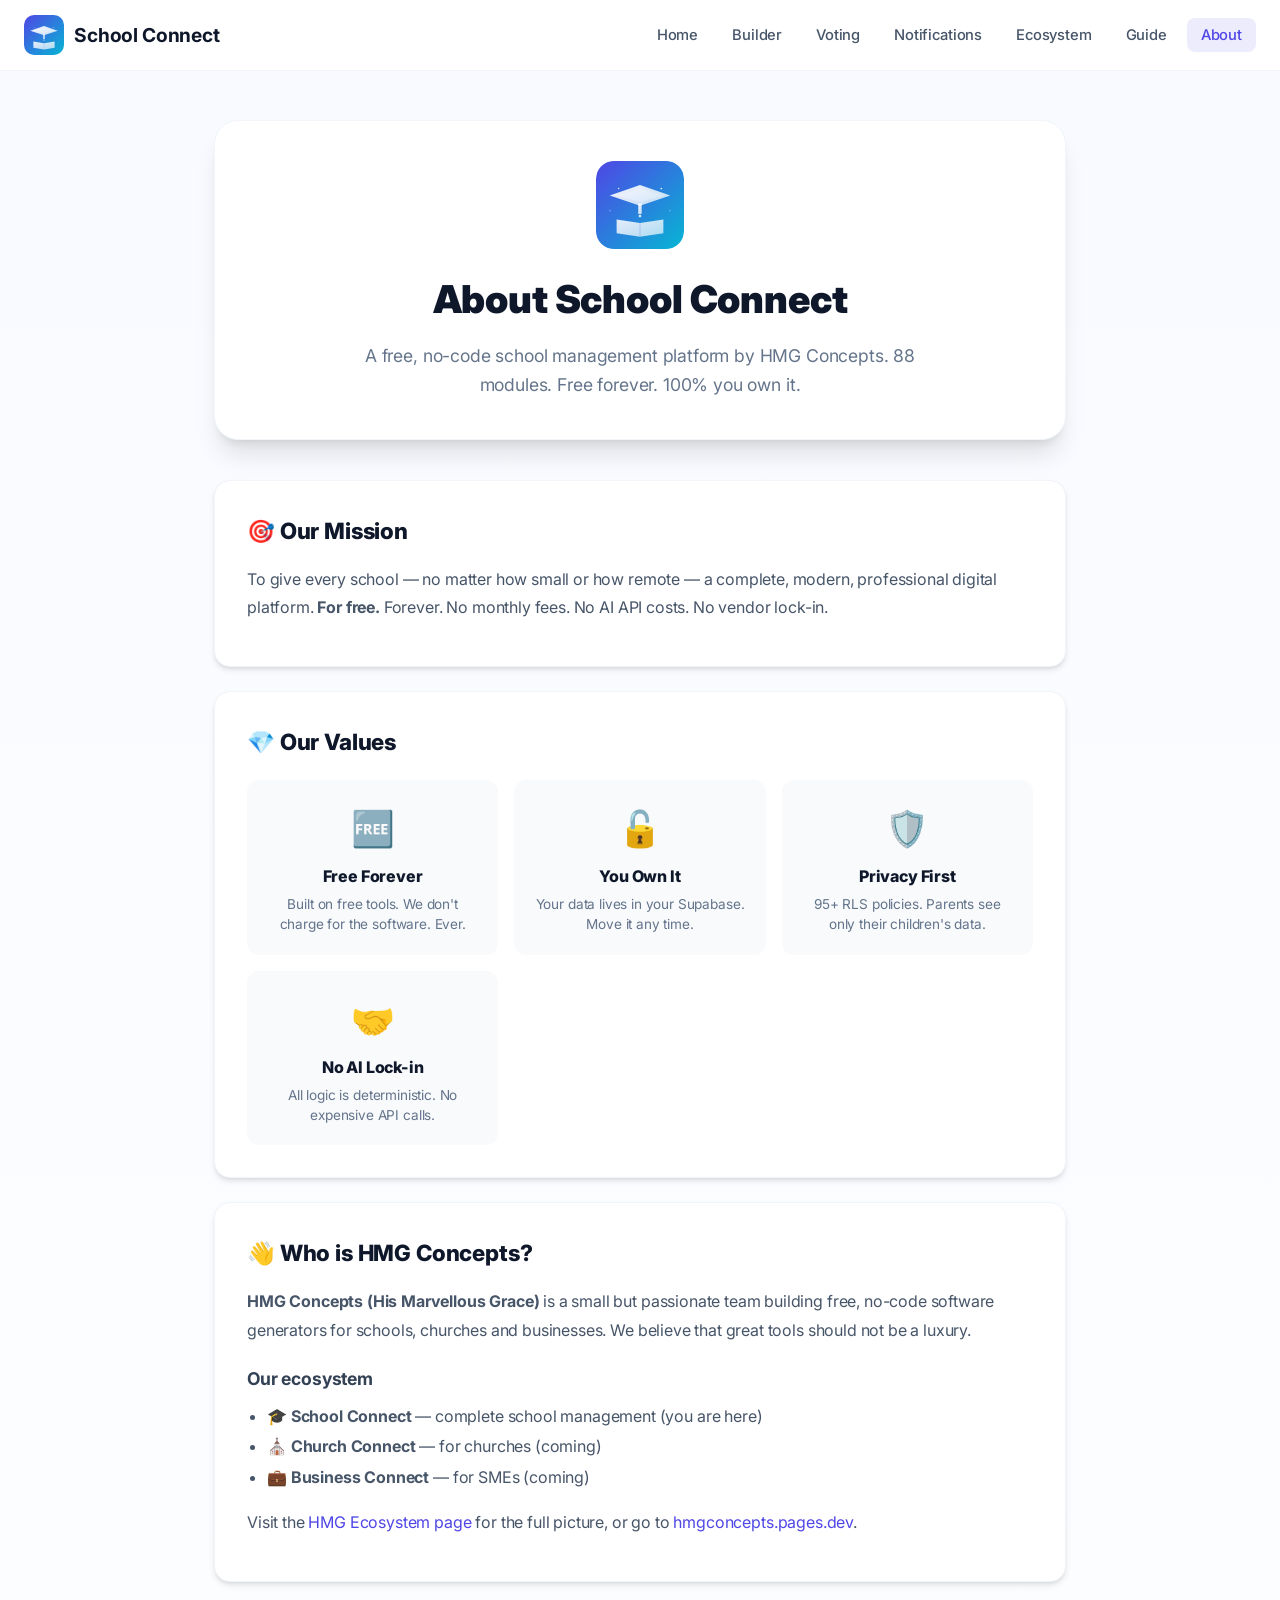
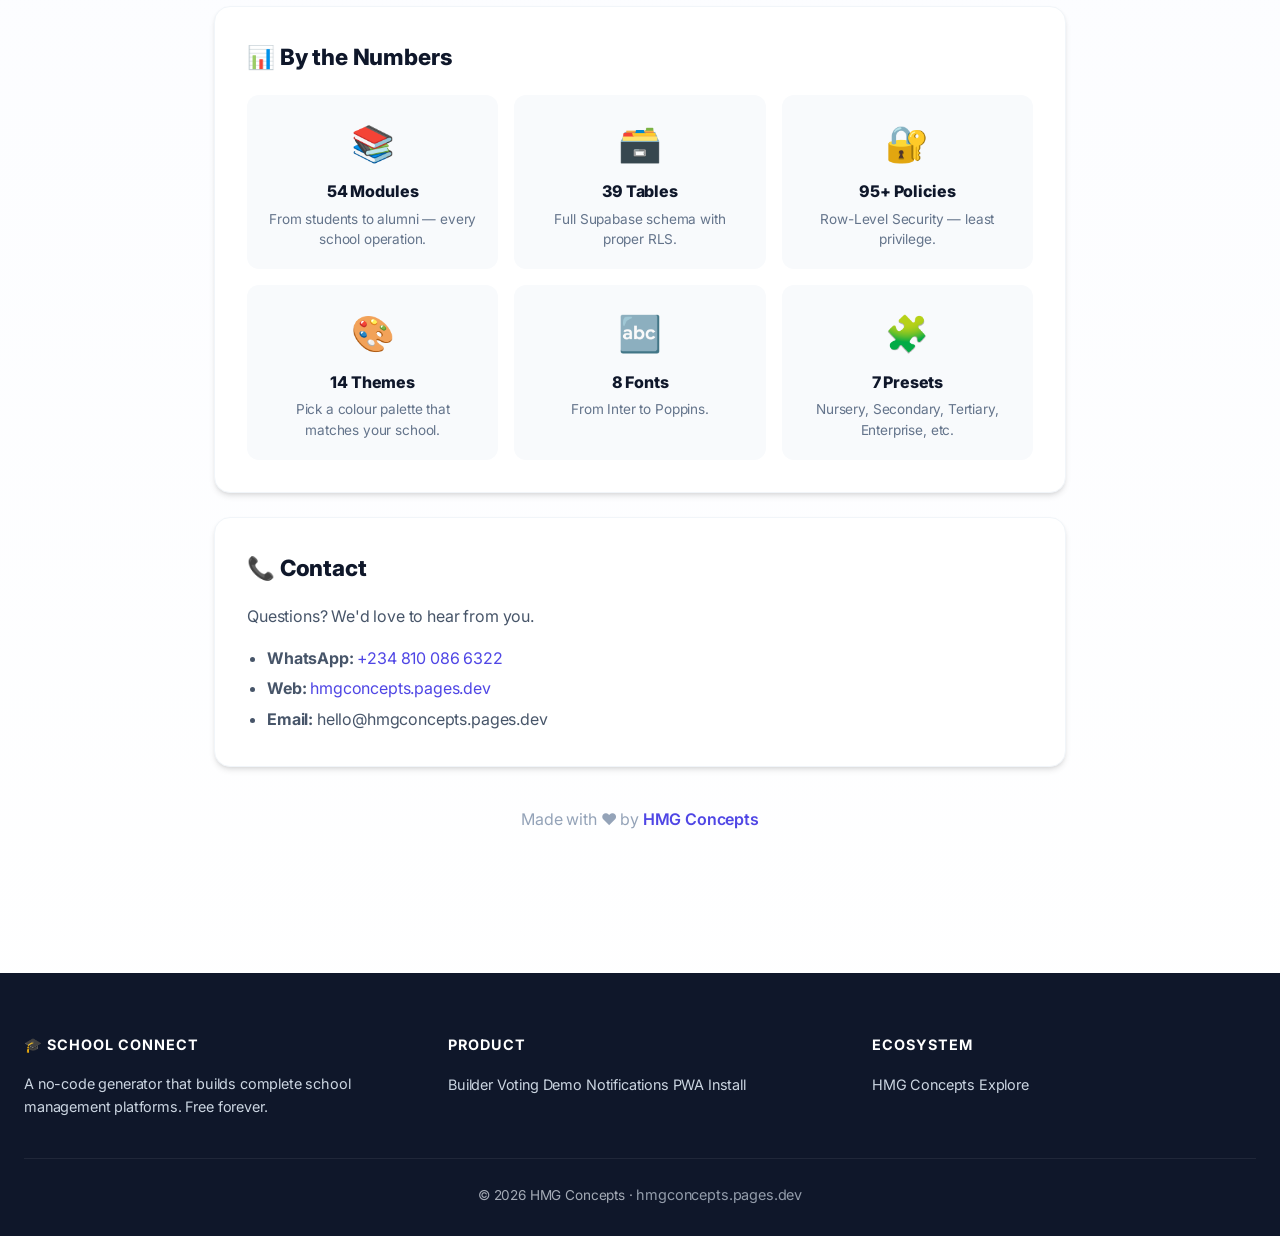
<file: about.html>
<!DOCTYPE html>
<html lang="en">
<head>
<meta charset="UTF-8">
<meta name="viewport" content="width=device-width, initial-scale=1.0">
<title>About • School Connect</title>
<meta name="description" content="About School Connect — a free, no-code school management platform by HMG Concepts (His Marvellous Grace). EdTech · DataTech · FaithTech.">
<meta name="theme-color" content="#4f46e5">
<link rel="canonical" href="https://hmgconcepts.github.io/schoolconnect/about.html">
<meta property="og:title" content="About School Connect">
<meta property="og:description" content="A free, no-code school management platform by HMG Concepts. 88 modules. Free forever.">
<meta property="og:image" content="assets/img/og-cover.svg">
<meta property="og:type" content="article">
<meta name="twitter:card" content="summary_large_image">
<link rel="icon" type="image/svg+xml" href="assets/img/logo.svg">
<link rel="manifest" href="manifest.json">
<link href="https://fonts.googleapis.com/css2?family=Inter:wght@300;400;500;600;700;800;900&display=swap" rel="stylesheet">
<link rel="stylesheet" href="assets/css/style.css">
<style>
  body { background: linear-gradient(180deg, #f8faff 0%, #fff 100%); }
  .about-shell { max-width: 900px; margin: 0 auto; padding: 120px 24px 60px; }
  .about-hero { text-align: center; padding: 40px 24px; background: white; border-radius: 24px; box-shadow: var(--shadow-lg); margin-bottom: 40px; border: 1px solid var(--gray-200); }
  .about-hero img { width: 88px; height: 88px; margin: 0 auto 20px; border-radius: 18px; }
  .about-hero h1 { font-size: 2.4rem; font-weight: 900; color: var(--dark); margin-bottom: 12px; }
  .about-hero p { color: var(--gray-600); font-size: 1.1rem; max-width: 600px; margin: 0 auto; }
  .about-card { background: white; padding: 32px; border-radius: 16px; box-shadow: var(--shadow); border: 1px solid var(--gray-200); margin-bottom: 24px; }
  .about-card h2 { font-size: 1.4rem; font-weight: 800; color: var(--dark); margin-bottom: 16px; }
  .about-card h3 { font-size: 1.1rem; font-weight: 700; color: var(--gray-800); margin: 20px 0 8px; }
  .about-card p { color: var(--gray-700); line-height: 1.8; margin-bottom: 12px; }
  .about-card ul { margin-left: 20px; color: var(--gray-700); line-height: 1.9; }
  .value-grid { display: grid; grid-template-columns: repeat(auto-fit, minmax(220px, 1fr)); gap: 16px; margin-top: 20px; }
  .value-card { background: var(--gray-100); padding: 20px; border-radius: 12px; text-align: center; }
  .value-card .icon { font-size: 2.2rem; margin-bottom: 8px; }
  .value-card h4 { font-weight: 800; color: var(--dark); margin-bottom: 4px; }
  .value-card p { color: var(--gray-600); font-size: 0.85rem; line-height: 1.5; margin: 0; }
</style>
</head>
<body>

<nav class="nav">
  <div class="nav-inner">
    <a href="index.html" class="nav-logo">
      <img src="assets/img/logo.svg" alt="">
      <span>School Connect</span>
    </a>
    <button class="mobile-toggle" onclick="document.querySelector('.nav-links').classList.toggle('show')" aria-label="Menu">
      <svg viewBox="0 0 24 24" fill="none" stroke="currentColor" stroke-width="2"><path d="M3 12h18M3 6h18M3 18h18"/></svg>
    </button>
    <ul class="nav-links">
      <li><a href="index.html">Home</a></li>
      <li><a href="builder.html">Builder</a></li>
      <li><a href="voting.html">Voting</a></li>
      <li><a href="notifications.html">Notifications</a></li>
      <li><a href="ecosystem.html">Ecosystem</a></li>
      <li><a href="guide.html">Guide</a></li>
      <li><a href="about.html" class="active">About</a></li>
    </ul>
  </div>
</nav>

<div id="pwa-install-banner" class="pwa-install">
  <div class="pwa-install-header">
    <img src="assets/img/logo.svg" alt="" class="pwa-install-icon">
    <div style="flex:1">
      <div class="pwa-install-title">📲 Install School Connect</div>
      <div class="pwa-install-msg">Get push notifications, offline access.</div>
    </div>
    <button class="modal-close" data-pwa-action="dismiss">×</button>
  </div>
  <div class="pwa-install-actions">
    <button class="btn btn-outline btn-sm" data-pwa-action="never">Not now</button>
    <button class="btn btn-primary btn-sm" data-pwa-action="install">Install App</button>
  </div>
</div>

<div id="toast-container" class="toast-container"></div>

<main class="about-shell">
  <div class="about-hero">
    <img src="assets/img/logo.svg" alt="School Connect">
    <h1>About School Connect</h1>
    <p>A free, no-code school management platform by HMG Concepts. 88 modules. Free forever. 100% you own it.</p>
  </div>

  <div class="about-card">
    <h2>🎯 Our Mission</h2>
    <p>To give every school — no matter how small or how remote — a complete, modern, professional digital platform. <strong>For free.</strong> Forever. No monthly fees. No AI API costs. No vendor lock-in.</p>
  </div>

  <div class="about-card">
    <h2>💎 Our Values</h2>
    <div class="value-grid">
      <div class="value-card"><div class="icon">🆓</div><h4>Free Forever</h4><p>Built on free tools. We don't charge for the software. Ever.</p></div>
      <div class="value-card"><div class="icon">🔓</div><h4>You Own It</h4><p>Your data lives in your Supabase. Move it any time.</p></div>
      <div class="value-card"><div class="icon">🛡️</div><h4>Privacy First</h4><p>95+ RLS policies. Parents see only their children's data.</p></div>
      <div class="value-card"><div class="icon">🤝</div><h4>No AI Lock-in</h4><p>All logic is deterministic. No expensive API calls.</p></div>
    </div>
  </div>

  <div class="about-card">
    <h2>👋 Who is HMG Concepts?</h2>
    <p><strong>HMG Concepts (His Marvellous Grace)</strong> is a small but passionate team building free, no-code software generators for schools, churches and businesses. We believe that great tools should not be a luxury.</p>
    <h3>Our ecosystem</h3>
    <ul>
      <li>🎓 <strong>School Connect</strong> — complete school management (you are here)</li>
      <li>⛪ <strong>Church Connect</strong> — for churches (coming)</li>
      <li>💼 <strong>Business Connect</strong> — for SMEs (coming)</li>
    </ul>
    <p style="margin-top:16px">Visit the <a href="ecosystem.html">HMG Ecosystem page</a> for the full picture, or go to <a href="https://hmgconcepts.pages.dev/" target="_blank" rel="noopener">hmgconcepts.pages.dev</a>.</p>
  </div>

  <div class="about-card">
    <h2>📊 By the Numbers</h2>
    <div class="value-grid">
      <div class="value-card"><div class="icon">📚</div><h4>54 Modules</h4><p>From students to alumni — every school operation.</p></div>
      <div class="value-card"><div class="icon">🗃️</div><h4>39 Tables</h4><p>Full Supabase schema with proper RLS.</p></div>
      <div class="value-card"><div class="icon">🔐</div><h4>95+ Policies</h4><p>Row-Level Security — least privilege.</p></div>
      <div class="value-card"><div class="icon">🎨</div><h4>14 Themes</h4><p>Pick a colour palette that matches your school.</p></div>
      <div class="value-card"><div class="icon">🔤</div><h4>8 Fonts</h4><p>From Inter to Poppins.</p></div>
      <div class="value-card"><div class="icon">🧩</div><h4>7 Presets</h4><p>Nursery, Secondary, Tertiary, Enterprise, etc.</p></div>
    </div>
  </div>

  <div class="about-card">
    <h2>📞 Contact</h2>
    <p>Questions? We'd love to hear from you.</p>
    <ul>
      <li><strong>WhatsApp:</strong> <a href="https://wa.me/2348100866322" target="_blank" rel="noopener">+234 810 086 6322</a></li>
      <li><strong>Web:</strong> <a href="https://hmgconcepts.pages.dev/" target="_blank" rel="noopener">hmgconcepts.pages.dev</a></li>
      <li><strong>Email:</strong> hello@hmgconcepts.pages.dev</li>
    </ul>
  </div>

  <p style="text-align:center;color:var(--gray-500);margin-top:40px">
    Made with ❤️ by <a href="https://hmgconcepts.pages.dev/" target="_blank" rel="noopener" style="color:var(--primary);font-weight:600">HMG Concepts</a>
  </p>
</main>

<footer class="footer">
  <div class="footer-grid" style="grid-template-columns:1fr 1fr 1fr">
    <div>
      <h5>🎓 School Connect</h5>
      <p style="color:var(--gray-400);font-size:0.9rem">A no-code generator that builds complete school management platforms. Free forever.</p>
    </div>
    <div>
      <h5>Product</h5>
      <a href="builder.html">Builder</a>
      <a href="voting.html">Voting Demo</a>
      <a href="notifications.html">Notifications</a>
      <a href="install.html">PWA Install</a>
    </div>
    <div>
      <h5>Ecosystem</h5>
      <a href="https://hmgconcepts.pages.dev/" target="_blank" rel="noopener">HMG Concepts</a>
      <a href="ecosystem.html">Explore</a>
    </div>
  </div>
  <div class="footer-bottom">© 2026 HMG Concepts · <a href="https://hmgconcepts.pages.dev/" target="_blank" rel="noopener" style="color:var(--gray-400)">hmgconcepts.pages.dev</a></div>
</footer>

<script src="assets/js/notifications.js"></script>
<script src="assets/js/pwa-install.js"></script>
<script>
  if (typeof PWAInstall !== 'undefined') PWAInstall.init();
  if ('serviceWorker' in navigator) navigator.serviceWorker.register('sw.js').catch(()=>{});
  function toast(msg, type='info', ms=3500) {
    const c = document.getElementById('toast-container');
    if (!c) return;
    const t = document.createElement('div');
    t.className = 'toast toast-' + type;
    t.innerHTML = '<div class="toast-msg">' + msg + '</div>';
    c.appendChild(t);
    setTimeout(() => { t.style.animation = 'slideOut 0.3s ease forwards'; setTimeout(() => t.remove(), 300); }, ms);
  }
</script>
</body>
</html>
</file>
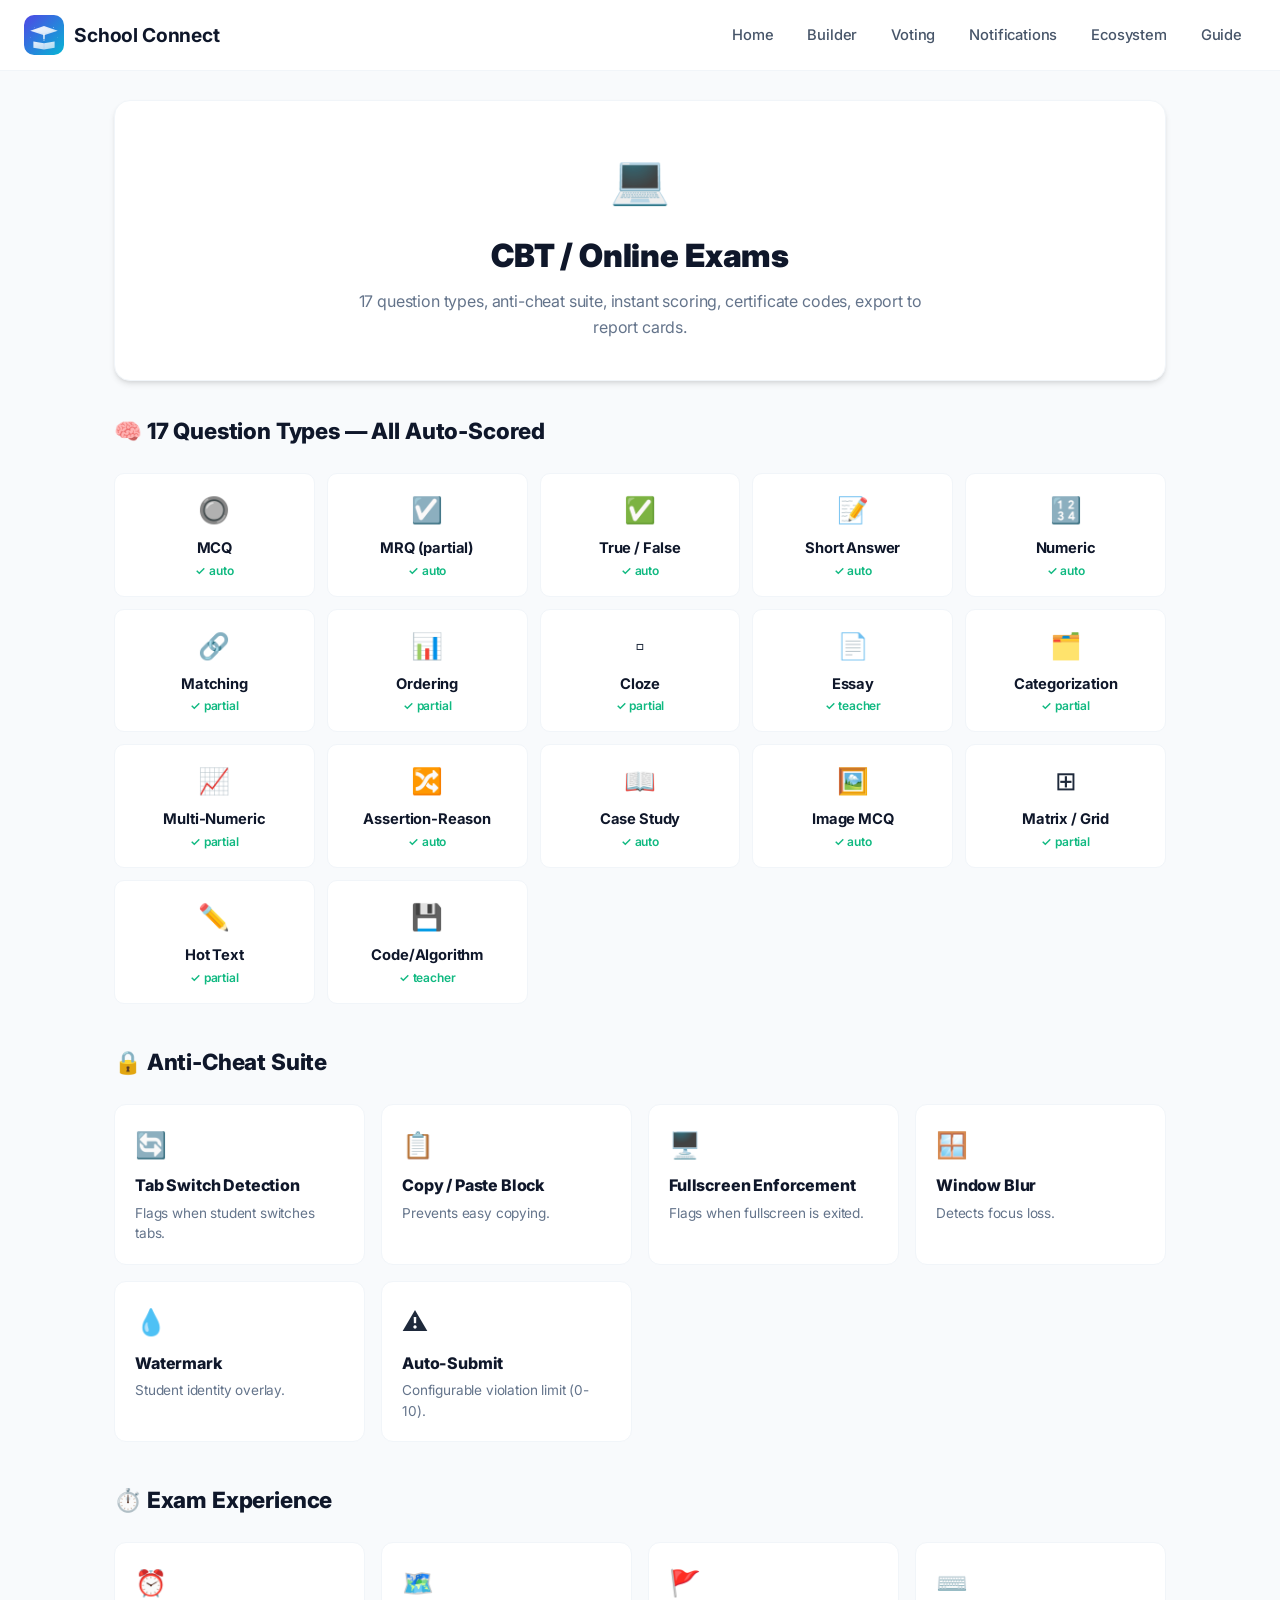
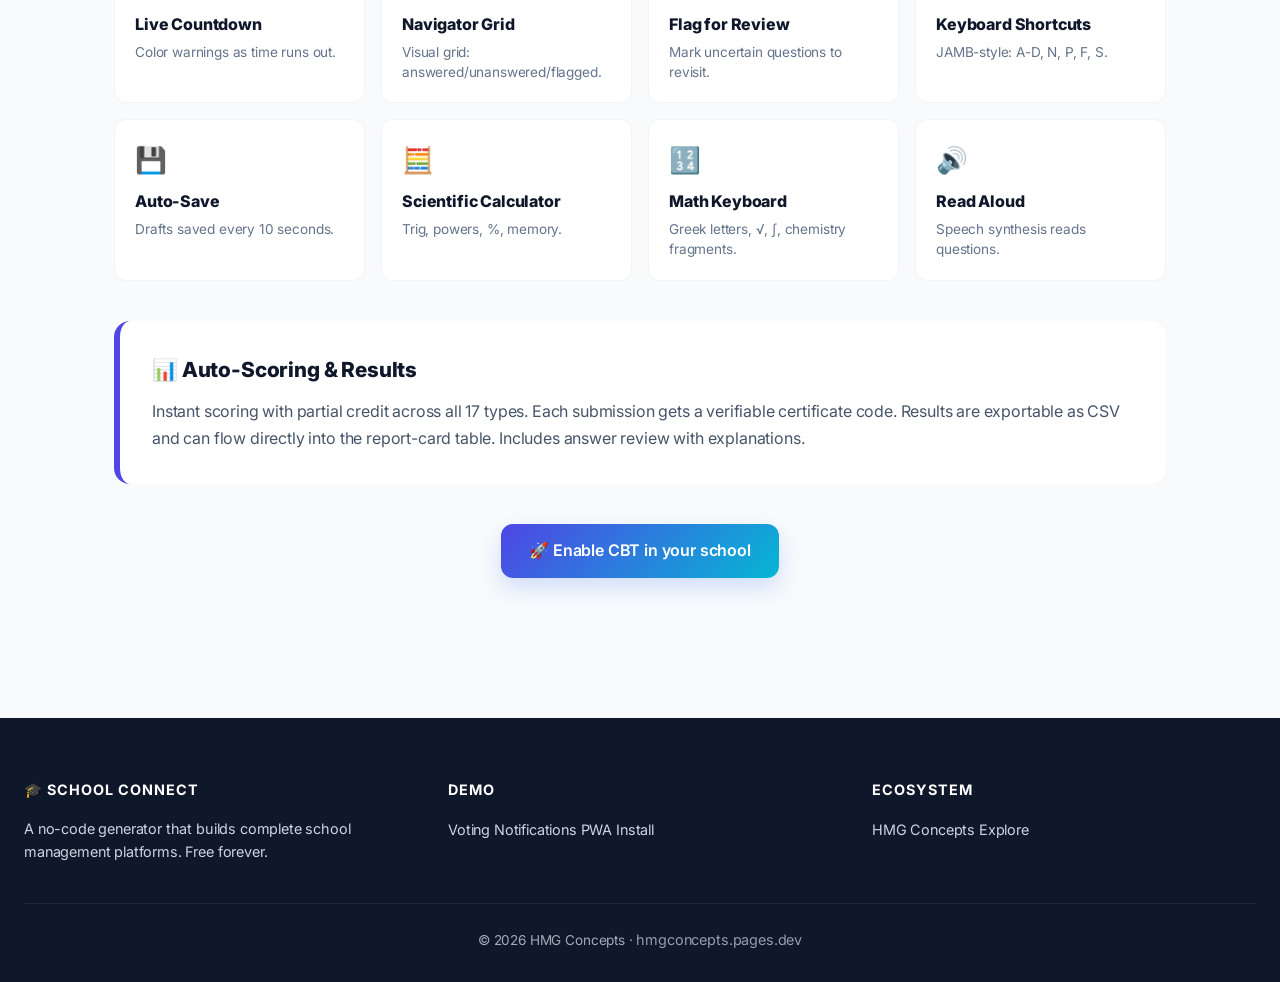
<file: cbt.html>
<!DOCTYPE html>
<html lang="en">
<head>
<meta charset="UTF-8">
<meta name="viewport" content="width=device-width, initial-scale=1.0">
<title>CBT / Online Exams • School Connect</title>
<meta name="description" content="17 question types, anti-cheat, instant scoring, certificate code. Complete computer-based testing system for schools.">
<meta name="theme-color" content="#4f46e5">
<link rel="canonical" href="https://hmgconcepts.github.io/schoolconnect/cbt.html">
<meta property="og:title" content="CBT / Online Exams">
<meta property="og:description" content="17 question types, anti-cheat, instant scoring. Free CBT for schools.">
<meta property="og:image" content="assets/img/og-cover.svg">
<meta property="og:type" content="article">
<meta name="twitter:card" content="summary_large_image">
<link rel="icon" type="image/svg+xml" href="assets/img/logo.svg">
<link rel="manifest" href="manifest.json">
<link href="https://fonts.googleapis.com/css2?family=Inter:wght@300;400;500;600;700;800;900&display=swap" rel="stylesheet">
<link rel="stylesheet" href="assets/css/style.css">
<style>
  body { background: var(--gray-100); }
  .cbt-shell { max-width: 1100px; margin: 0 auto; padding: 100px 24px 60px; }
  .cbt-hero { text-align: center; padding: 40px 24px; background: white; border-radius: 16px; box-shadow: var(--shadow); margin-bottom: 32px; border: 1px solid var(--gray-200); }
  .cbt-hero .icon { font-size: 3rem; margin-bottom: 12px; }
  .cbt-hero h1 { font-size: 2rem; font-weight: 900; color: var(--dark); margin-bottom: 8px; }
  .cbt-hero p { color: var(--gray-600); max-width: 600px; margin: 0 auto; }
  .type-grid { display: grid; grid-template-columns: repeat(auto-fit, minmax(200px, 1fr)); gap: 12px; margin-top: 24px; }
  .type-card { background: white; padding: 16px; border-radius: 10px; border: 1px solid var(--gray-200); text-align: center; }
  .type-card .icon { font-size: 1.6rem; }
  .type-card .name { font-weight: 700; color: var(--dark); font-size: 0.92rem; margin-top: 6px; }
  .type-card .auto { font-size: 0.75rem; color: var(--success); font-weight: 600; }
  .feature-row { display: grid; grid-template-columns: repeat(auto-fit, minmax(220px, 1fr)); gap: 16px; margin-top: 24px; }
  .feature { background: white; padding: 20px; border-radius: 12px; border: 1px solid var(--gray-200); }
  .feature .icon { font-size: 1.6rem; margin-bottom: 8px; }
  .feature h4 { font-weight: 800; color: var(--dark); margin-bottom: 4px; }
  .feature p { font-size: 0.85rem; color: var(--gray-600); line-height: 1.5; }
</style>
</head>
<body>

<nav class="nav">
  <div class="nav-inner">
    <a href="index.html" class="nav-logo">
      <img src="assets/img/logo.svg" alt="">
      <span>School Connect</span>
    </a>
    <button class="mobile-toggle" onclick="document.querySelector('.nav-links').classList.toggle('show')" aria-label="Menu">
      <svg viewBox="0 0 24 24" fill="none" stroke="currentColor" stroke-width="2"><path d="M3 12h18M3 6h18M3 18h18"/></svg>
    </button>
    <ul class="nav-links">
      <li><a href="index.html">Home</a></li>
      <li><a href="builder.html">Builder</a></li>
      <li><a href="voting.html">Voting</a></li>
      <li><a href="notifications.html">Notifications</a></li>
      <li><a href="ecosystem.html">Ecosystem</a></li>
      <li><a href="guide.html">Guide</a></li>
    </ul>
  </div>
</nav>

<div id="pwa-install-banner" class="pwa-install">
  <div class="pwa-install-header">
    <img src="assets/img/logo.svg" alt="" class="pwa-install-icon">
    <div style="flex:1">
      <div class="pwa-install-title">📲 Install School Connect</div>
      <div class="pwa-install-msg">Take exams offline.</div>
    </div>
    <button class="modal-close" data-pwa-action="dismiss">×</button>
  </div>
  <div class="pwa-install-actions">
    <button class="btn btn-outline btn-sm" data-pwa-action="never">Not now</button>
    <button class="btn btn-primary btn-sm" data-pwa-action="install">Install App</button>
  </div>
</div>

<div id="toast-container" class="toast-container"></div>

<main class="cbt-shell">
  <div class="cbt-hero">
    <div class="icon">💻</div>
    <h1>CBT / Online Exams</h1>
    <p>17 question types, anti-cheat suite, instant scoring, certificate codes, export to report cards.</p>
  </div>

  <h2 style="font-size:1.4rem;font-weight:800;color:var(--dark);margin:32px 0 12px">🧠 17 Question Types — All Auto-Scored</h2>
  <div class="type-grid">
    <div class="type-card"><div class="icon">🔘</div><div class="name">MCQ</div><div class="auto">✓ auto</div></div>
    <div class="type-card"><div class="icon">☑️</div><div class="name">MRQ (partial)</div><div class="auto">✓ auto</div></div>
    <div class="type-card"><div class="icon">✅</div><div class="name">True / False</div><div class="auto">✓ auto</div></div>
    <div class="type-card"><div class="icon">📝</div><div class="name">Short Answer</div><div class="auto">✓ auto</div></div>
    <div class="type-card"><div class="icon">🔢</div><div class="name">Numeric</div><div class="auto">✓ auto</div></div>
    <div class="type-card"><div class="icon">🔗</div><div class="name">Matching</div><div class="auto">✓ partial</div></div>
    <div class="type-card"><div class="icon">📊</div><div class="name">Ordering</div><div class="auto">✓ partial</div></div>
    <div class="type-card"><div class="icon">▫️</div><div class="name">Cloze</div><div class="auto">✓ partial</div></div>
    <div class="type-card"><div class="icon">📄</div><div class="name">Essay</div><div class="auto">✓ teacher</div></div>
    <div class="type-card"><div class="icon">🗂️</div><div class="name">Categorization</div><div class="auto">✓ partial</div></div>
    <div class="type-card"><div class="icon">📈</div><div class="name">Multi-Numeric</div><div class="auto">✓ partial</div></div>
    <div class="type-card"><div class="icon">🔀</div><div class="name">Assertion-Reason</div><div class="auto">✓ auto</div></div>
    <div class="type-card"><div class="icon">📖</div><div class="name">Case Study</div><div class="auto">✓ auto</div></div>
    <div class="type-card"><div class="icon">🖼️</div><div class="name">Image MCQ</div><div class="auto">✓ auto</div></div>
    <div class="type-card"><div class="icon">⊞</div><div class="name">Matrix / Grid</div><div class="auto">✓ partial</div></div>
    <div class="type-card"><div class="icon">✏️</div><div class="name">Hot Text</div><div class="auto">✓ partial</div></div>
    <div class="type-card"><div class="icon">💾</div><div class="name">Code/Algorithm</div><div class="auto">✓ teacher</div></div>
  </div>

  <h2 style="font-size:1.4rem;font-weight:800;color:var(--dark);margin:40px 0 12px">🔒 Anti-Cheat Suite</h2>
  <div class="feature-row">
    <div class="feature"><div class="icon">🔄</div><h4>Tab Switch Detection</h4><p>Flags when student switches tabs.</p></div>
    <div class="feature"><div class="icon">📋</div><h4>Copy / Paste Block</h4><p>Prevents easy copying.</p></div>
    <div class="feature"><div class="icon">🖥️</div><h4>Fullscreen Enforcement</h4><p>Flags when fullscreen is exited.</p></div>
    <div class="feature"><div class="icon">🪟</div><h4>Window Blur</h4><p>Detects focus loss.</p></div>
    <div class="feature"><div class="icon">💧</div><h4>Watermark</h4><p>Student identity overlay.</p></div>
    <div class="feature"><div class="icon">⚠️</div><h4>Auto-Submit</h4><p>Configurable violation limit (0-10).</p></div>
  </div>

  <h2 style="font-size:1.4rem;font-weight:800;color:var(--dark);margin:40px 0 12px">⏱️ Exam Experience</h2>
  <div class="feature-row">
    <div class="feature"><div class="icon">⏰</div><h4>Live Countdown</h4><p>Color warnings as time runs out.</p></div>
    <div class="feature"><div class="icon">🗺️</div><h4>Navigator Grid</h4><p>Visual grid: answered/unanswered/flagged.</p></div>
    <div class="feature"><div class="icon">🚩</div><h4>Flag for Review</h4><p>Mark uncertain questions to revisit.</p></div>
    <div class="feature"><div class="icon">⌨️</div><h4>Keyboard Shortcuts</h4><p>JAMB-style: A-D, N, P, F, S.</p></div>
    <div class="feature"><div class="icon">💾</div><h4>Auto-Save</h4><p>Drafts saved every 10 seconds.</p></div>
    <div class="feature"><div class="icon">🧮</div><h4>Scientific Calculator</h4><p>Trig, powers, %, memory.</p></div>
    <div class="feature"><div class="icon">🔢</div><h4>Math Keyboard</h4><p>Greek letters, √, ∫, chemistry fragments.</p></div>
    <div class="feature"><div class="icon">🔊</div><h4>Read Aloud</h4><p>Speech synthesis reads questions.</p></div>
  </div>

  <div style="background:white;padding:32px;border-radius:16px;margin-top:40px;border-left:6px solid var(--primary)">
    <h2 style="font-size:1.3rem;font-weight:800;color:var(--dark);margin-bottom:12px">📊 Auto-Scoring & Results</h2>
    <p style="color:var(--gray-700);line-height:1.7">Instant scoring with partial credit across all 17 types. Each submission gets a verifiable certificate code. Results are exportable as CSV and can flow directly into the report-card table. Includes answer review with explanations.</p>
  </div>

  <p style="text-align:center;margin-top:40px">
    <a href="builder.html" class="btn btn-primary btn-lg">🚀 Enable CBT in your school</a>
  </p>
</main>

<footer class="footer">
  <div class="footer-grid" style="grid-template-columns:1fr 1fr 1fr">
    <div>
      <h5>🎓 School Connect</h5>
      <p style="color:var(--gray-400);font-size:0.9rem">A no-code generator that builds complete school management platforms. Free forever.</p>
    </div>
    <div>
      <h5>Demo</h5>
      <a href="voting.html">Voting</a>
      <a href="notifications.html">Notifications</a>
      <a href="install.html">PWA Install</a>
    </div>
    <div>
      <h5>Ecosystem</h5>
      <a href="https://hmgconcepts.pages.dev/" target="_blank" rel="noopener">HMG Concepts</a>
      <a href="ecosystem.html">Explore</a>
    </div>
  </div>
  <div class="footer-bottom">© 2026 HMG Concepts · <a href="https://hmgconcepts.github.io/schoolconnect/ecosystem.html" target="_blank" rel="noopener" style="color:var(--gray-400)">hmgconcepts.pages.dev</a></div>
</footer>

<script src="assets/js/notifications.js"></script>
<script src="assets/js/pwa-install.js"></script>
<script>
  if (typeof PWAInstall !== 'undefined') PWAInstall.init();
  if ('serviceWorker' in navigator) navigator.serviceWorker.register('sw.js').catch(()=>{});
  function toast(msg, type='info', ms=3500) {
    const c = document.getElementById('toast-container');
    if (!c) return;
    const t = document.createElement('div');
    t.className = 'toast toast-' + type;
    t.innerHTML = '<div class="toast-msg">' + msg + '</div>';
    c.appendChild(t);
    setTimeout(() => { t.style.animation = 'slideOut 0.3s ease forwards'; setTimeout(() => t.remove(), 300); }, ms);
  }
</script>
</body>
</html>
</file>
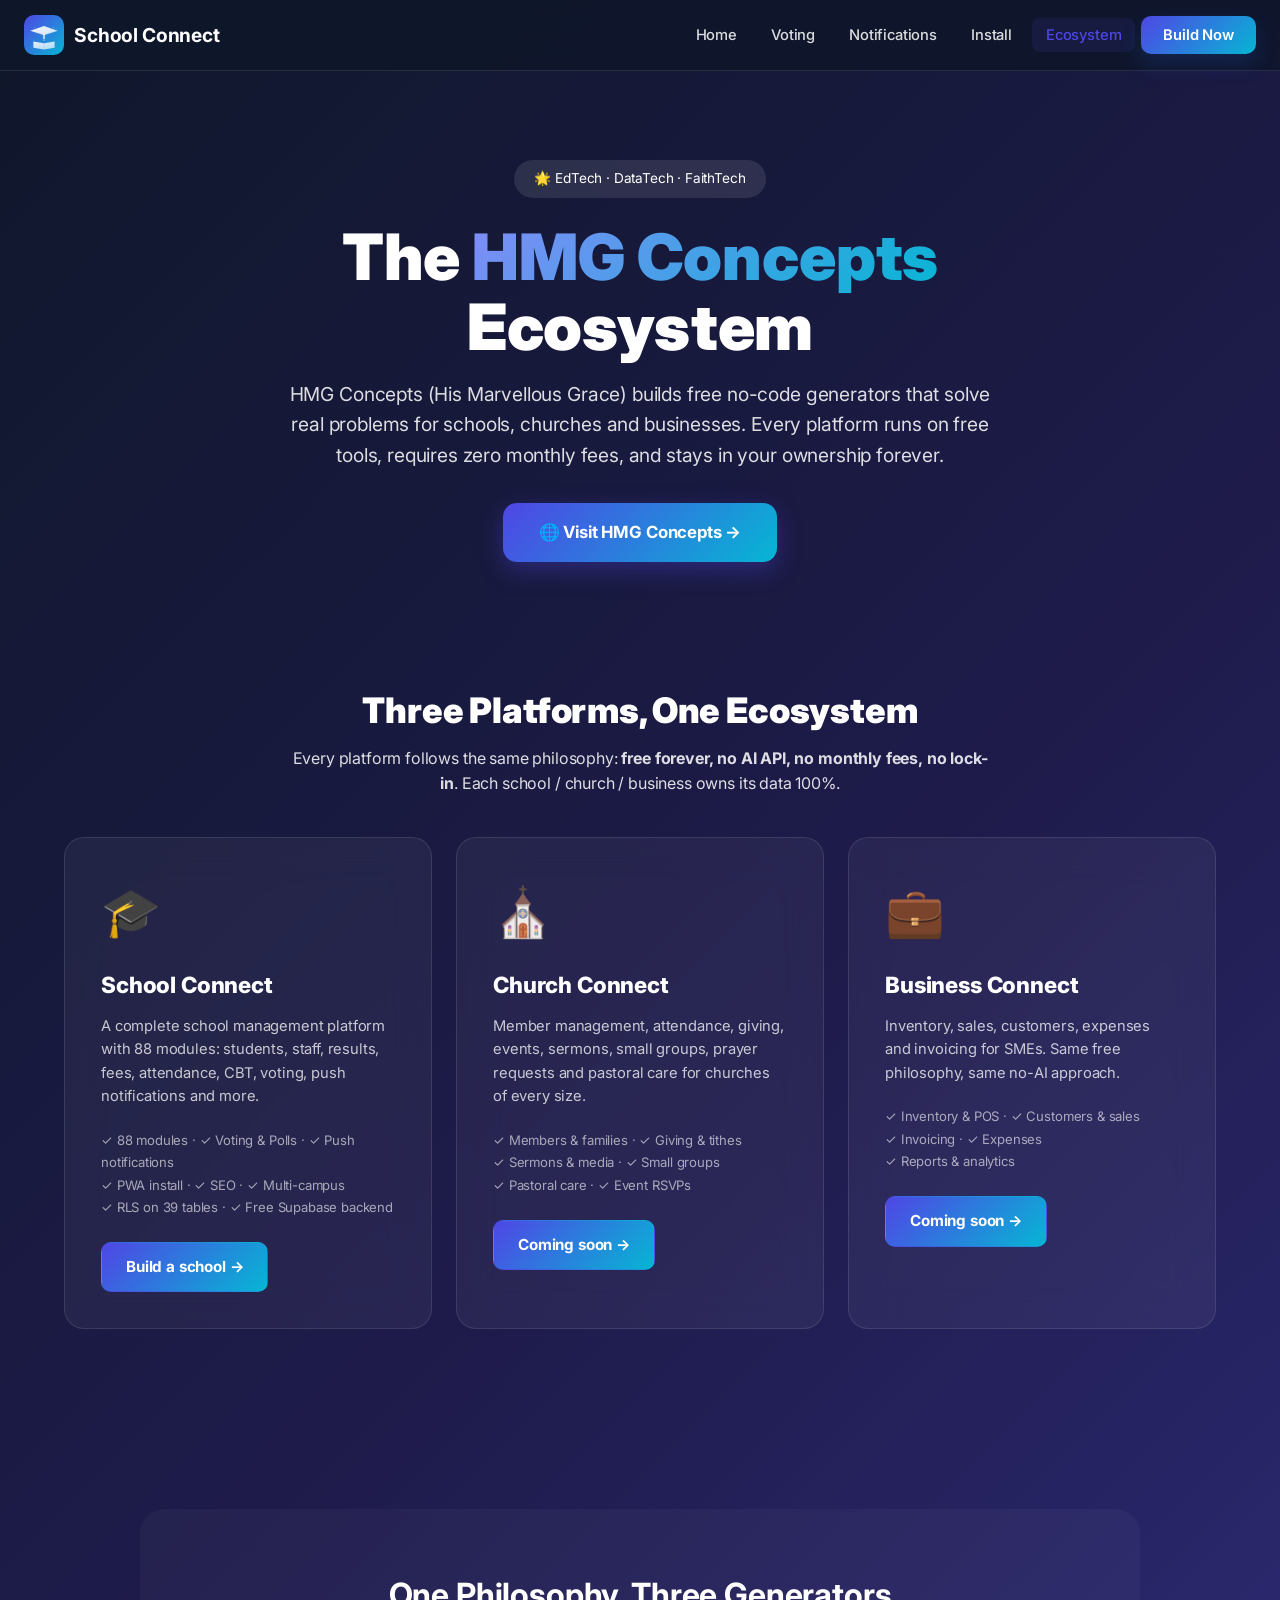
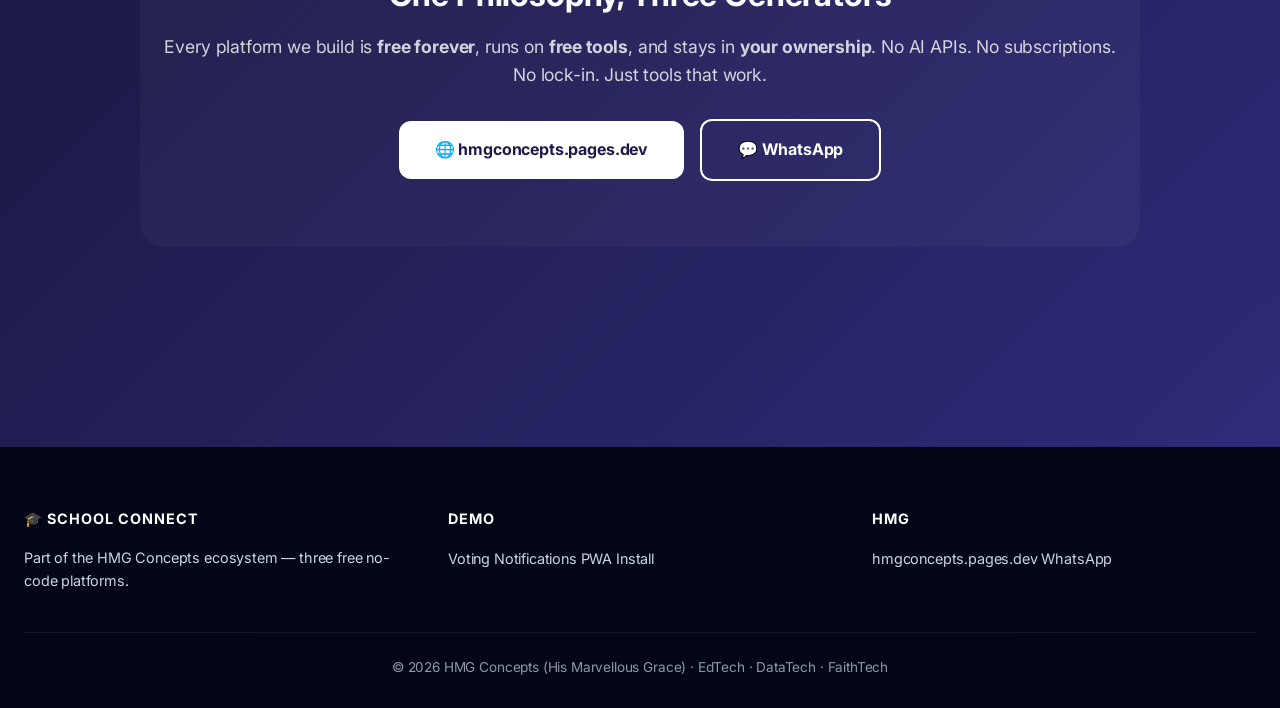
<file: ecosystem.html>
<!DOCTYPE html>
<html lang="en">
<head>
<meta charset="UTF-8">
<meta name="viewport" content="width=device-width, initial-scale=1.0">
<title>HMG Ecosystem • School Connect</title>
<meta name="description" content="HMG Concepts (His Marvellous Grace) is a free no-code ecosystem of generators for schools, churches and businesses. Built on free tools. No AI API. You own it.">
<meta name="theme-color" content="#7c3aed">
<link rel="canonical" href="https://hmgconcepts.github.io/schoolconnect/ecosystem.html">
<meta property="og:title" content="HMG Concepts Ecosystem • Free no-code generators">
<meta property="og:description" content="School Connect · Church Connect · Business Connect — three free no-code platforms that work together. Lead generation for HMG Concepts.">
<meta property="og:image" content="assets/img/og-cover.svg">
<meta property="og:type" content="article">
<meta name="twitter:card" content="summary_large_image">
<link rel="icon" type="image/svg+xml" href="assets/img/logo.svg">
<link rel="manifest" href="manifest.json">
<link href="https://fonts.googleapis.com/css2?family=Inter:wght@300;400;500;600;700;800;900&display=swap" rel="stylesheet">
<link rel="stylesheet" href="assets/css/style.css">
<style>
  body { background: linear-gradient(135deg, #0f172a 0%, #1e1b4b 50%, #312e81 100%); color: white; min-height:100vh; }
  body .nav { background: rgba(15,23,42,0.85); border-bottom-color: rgba(255,255,255,0.1); }
  body .nav-links a { color: rgba(255,255,255,0.85); }
  body .nav-links a:hover { background: rgba(255,255,255,0.08); color: white; }
  body .nav-logo { color: white; }
  .eco-hero { text-align: center; padding: 160px 24px 60px; position: relative; overflow: hidden; }
  .eco-hero h1 { font-size: clamp(2.5rem, 6vw, 4rem); font-weight: 900; line-height: 1.1; margin-bottom: 16px; }
  .eco-hero h1 .gradient { background: linear-gradient(135deg, #818cf8 0%, #06b6d4 100%); -webkit-background-clip: text; -webkit-text-fill-color: transparent; background-clip: text; }
  .eco-hero p { font-size: 1.2rem; opacity: 0.85; max-width: 720px; margin: 0 auto 32px; }
  .eco-tag { display: inline-flex; gap: 8px; padding: 8px 20px; background: rgba(255,255,255,0.1); border-radius: 50px; font-size: 0.85rem; margin-bottom: 24px; }
  .eco-section { padding: 60px 24px; max-width: 1200px; margin: 0 auto; }
  .eco-grid { display: grid; grid-template-columns: repeat(auto-fit, minmax(280px, 1fr)); gap: 24px; margin-top: 40px; }
  .eco-card { background: rgba(255,255,255,0.05); backdrop-filter: blur(20px); border: 1px solid rgba(255,255,255,0.1); border-radius: 20px; padding: 36px; transition: var(--transition); }
  .eco-card:hover { transform: translateY(-4px); background: rgba(255,255,255,0.08); border-color: rgba(129,140,248,0.5); }
  .eco-card-icon { font-size: 3rem; margin-bottom: 16px; }
  .eco-card h2 { font-size: 1.4rem; font-weight: 800; margin-bottom: 12px; color: white; }
  .eco-card p { opacity: 0.75; font-size: 0.92rem; line-height: 1.6; margin-bottom: 20px; }
  .eco-card .features { font-size: 0.82rem; opacity: 0.6; line-height: 1.7; margin-bottom: 24px; }
  .eco-card .btn { display: inline-block; padding: 12px 24px; background: linear-gradient(135deg, #4f46e5 0%, #06b6d4 100%); color: white; border-radius: 10px; font-weight: 700; text-decoration: none; transition: var(--transition); }
  .eco-card .btn:hover { transform: scale(1.05); }
  .eco-cta { text-align: center; padding: 60px 24px; background: rgba(255,255,255,0.03); border-radius: 24px; margin: 60px auto; max-width: 1000px; }
  .eco-cta h2 { font-size: 2rem; margin-bottom: 12px; }
  .eco-cta p { opacity: 0.8; margin-bottom: 24px; }
  .eco-cta a { display: inline-block; padding: 16px 36px; background: white; color: #1e1b4b; border-radius: 12px; font-weight: 700; text-decoration: none; margin: 6px; }
  .footer { background: #020617; color: var(--gray-400); }
</style>
</head>
<body>

<nav class="nav">
  <div class="nav-inner">
    <a href="index.html" class="nav-logo">
      <img src="assets/img/logo.svg" alt="">
      <span style="color:white">School Connect</span>
    </a>
    <button class="mobile-toggle" onclick="document.querySelector('.nav-links').classList.toggle('show')" aria-label="Menu" style="color:white">
      <svg viewBox="0 0 24 24" fill="none" stroke="currentColor" stroke-width="2"><path d="M3 12h18M3 6h18M3 18h18"/></svg>
    </button>
    <ul class="nav-links">
      <li><a href="index.html">Home</a></li>
      <li><a href="voting.html">Voting</a></li>
      <li><a href="notifications.html">Notifications</a></li>
      <li><a href="install.html">Install</a></li>
      <li><a href="ecosystem.html" class="active">Ecosystem</a></li>
      <li><a href="builder.html" class="btn-primary">Build Now</a></li>
    </ul>
  </div>
</nav>

<div id="pwa-install-banner" class="pwa-install">
  <div class="pwa-install-header">
    <img src="assets/img/logo.svg" alt="" class="pwa-install-icon">
    <div style="flex:1">
      <div class="pwa-install-title">📲 Install School Connect</div>
      <div class="pwa-install-msg">Get push notifications, offline access.</div>
    </div>
    <button class="modal-close" data-pwa-action="dismiss">×</button>
  </div>
  <div class="pwa-install-actions">
    <button class="btn btn-outline btn-sm" data-pwa-action="never">Not now</button>
    <button class="btn btn-primary btn-sm" data-pwa-action="install">Install App</button>
  </div>
</div>

<div id="toast-container" class="toast-container"></div>

<section class="eco-hero">
  <div class="eco-tag">🌟 EdTech · DataTech · FaithTech</div>
  <h1>The <span class="gradient">HMG Concepts</span><br>Ecosystem</h1>
  <p>HMG Concepts (His Marvellous Grace) builds free no-code generators that solve real problems for schools, churches and businesses. Every platform runs on free tools, requires zero monthly fees, and stays in your ownership forever.</p>
  <a href="https://hmgconcepts.pages.dev/" target="_blank" rel="noopener" class="btn-hero btn-hero-primary">🌐 Visit HMG Concepts →</a>
</section>

<section class="eco-section">
  <h2 style="text-align:center;font-size:2.2rem;font-weight:900;margin-bottom:8px">Three Platforms, One Ecosystem</h2>
  <p style="text-align:center;opacity:0.85;max-width:700px;margin:0 auto">Every platform follows the same philosophy: <strong>free forever, no AI API, no monthly fees, no lock-in</strong>. Each school / church / business owns its data 100%.</p>

  <div class="eco-grid">
    <div class="eco-card">
      <div class="eco-card-icon">🎓</div>
      <h2>School Connect</h2>
      <p>A complete school management platform with 88 modules: students, staff, results, fees, attendance, CBT, voting, push notifications and more.</p>
      <div class="features">
        ✓ 88 modules · ✓ Voting & Polls · ✓ Push notifications<br>
        ✓ PWA install · ✓ SEO · ✓ Multi-campus<br>
        ✓ RLS on 39 tables · ✓ Free Supabase backend
      </div>
      <a href="builder.html" class="btn">Build a school →</a>
    </div>
    <div class="eco-card">
      <div class="eco-card-icon">⛪</div>
      <h2>Church Connect</h2>
      <p>Member management, attendance, giving, events, sermons, small groups, prayer requests and pastoral care for churches of every size.</p>
      <div class="features">
        ✓ Members & families · ✓ Giving & tithes<br>
        ✓ Sermons & media · ✓ Small groups<br>
        ✓ Pastoral care · ✓ Event RSVPs
      </div>
      <a href="https://hmgconcepts.pages.dev/" target="_blank" rel="noopener" class="btn">Coming soon →</a>
    </div>
    <div class="eco-card">
      <div class="eco-card-icon">💼</div>
      <h2>Business Connect</h2>
      <p>Inventory, sales, customers, expenses and invoicing for SMEs. Same free philosophy, same no-AI approach.</p>
      <div class="features">
        ✓ Inventory & POS · ✓ Customers & sales<br>
        ✓ Invoicing · ✓ Expenses<br>
        ✓ Reports & analytics
      </div>
      <a href="https://hmgconcepts.pages.dev/" target="_blank" rel="noopener" class="btn">Coming soon →</a>
    </div>
  </div>
</section>

<section class="eco-section">
  <div class="eco-cta">
    <h2>One Philosophy, Three Generators</h2>
    <p style="font-size:1.1rem">Every platform we build is <strong>free forever</strong>, runs on <strong>free tools</strong>, and stays in <strong>your ownership</strong>. No AI APIs. No subscriptions. No lock-in. Just tools that work.</p>
    <a href="https://hmgconcepts.pages.dev/" target="_blank" rel="noopener">🌐 hmgconcepts.pages.dev</a>
    <a href="https://wa.me/2348100866322" target="_blank" rel="noopener" style="background:transparent;border:2px solid white;color:white">💬 WhatsApp</a>
  </div>
</section>

<footer class="footer">
  <div class="footer-grid" style="grid-template-columns:1fr 1fr 1fr">
    <div>
      <h5>🎓 School Connect</h5>
      <p style="color:var(--gray-400);font-size:0.9rem">Part of the HMG Concepts ecosystem — three free no-code platforms.</p>
    </div>
    <div>
      <h5>Demo</h5>
      <a href="voting.html">Voting</a>
      <a href="notifications.html">Notifications</a>
      <a href="install.html">PWA Install</a>
    </div>
    <div>
      <h5>HMG</h5>
      <a href="https://hmgconcepts.pages.dev/" target="_blank" rel="noopener">hmgconcepts.pages.dev</a>
      <a href="https://wa.me/2348100866322" target="_blank" rel="noopener">WhatsApp</a>
    </div>
  </div>
  <div class="footer-bottom">© 2026 HMG Concepts (His Marvellous Grace) · EdTech · DataTech · FaithTech</div>
</footer>

<script src="assets/js/notifications.js"></script>
<script src="assets/js/voting.js"></script>
<script src="assets/js/pwa-install.js"></script>
<script>
  if (typeof PWAInstall !== 'undefined') PWAInstall.init();
  if (typeof Notifications !== 'undefined') Notifications.init(null);
  if ('serviceWorker' in navigator) navigator.serviceWorker.register('sw.js').catch(()=>{});
  function toast(msg, type='info', ms=3500) {
    const c = document.getElementById('toast-container');
    if (!c) return;
    const t = document.createElement('div');
    t.className = 'toast toast-' + type;
    t.innerHTML = '<div class="toast-msg">' + msg + '</div>';
    c.appendChild(t);
    setTimeout(() => { t.style.animation = 'slideOut 0.3s ease forwards'; setTimeout(() => t.remove(), 300); }, ms);
  }
</script>
</body>
</html>
</file>
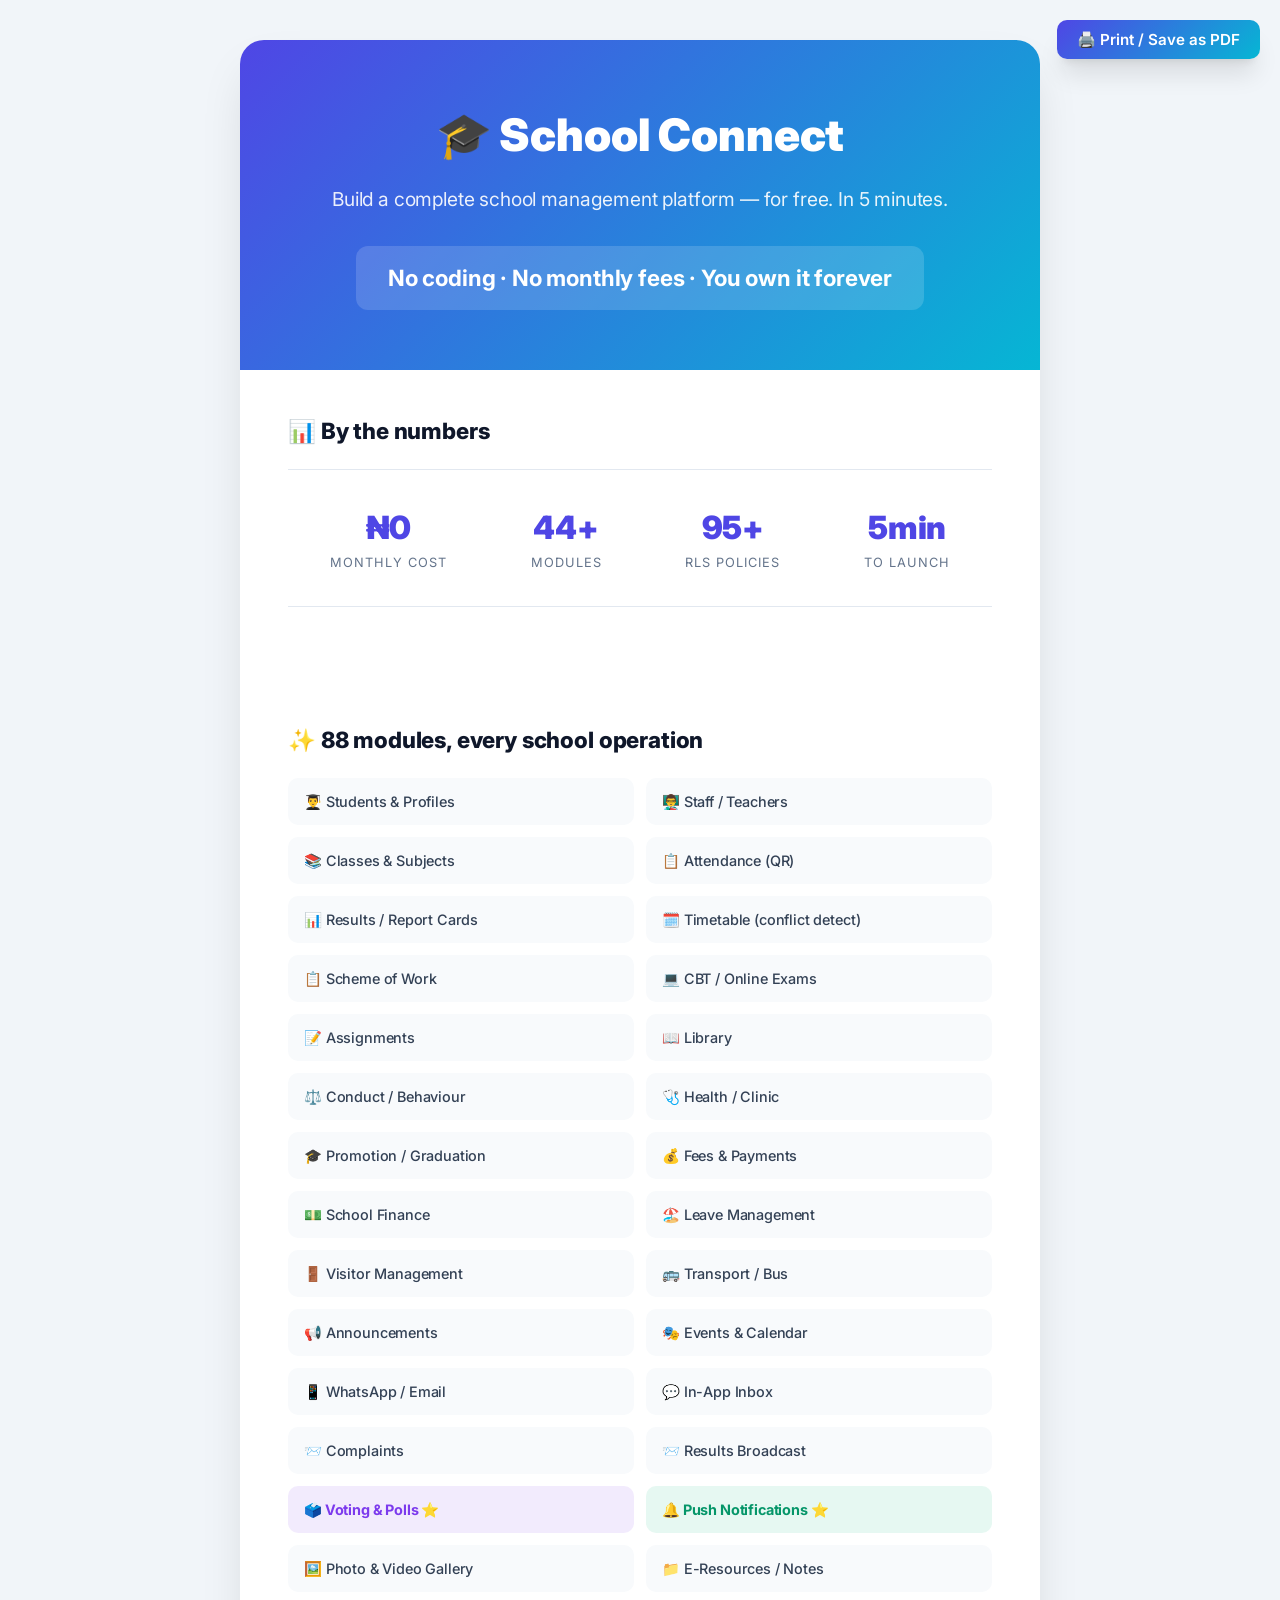
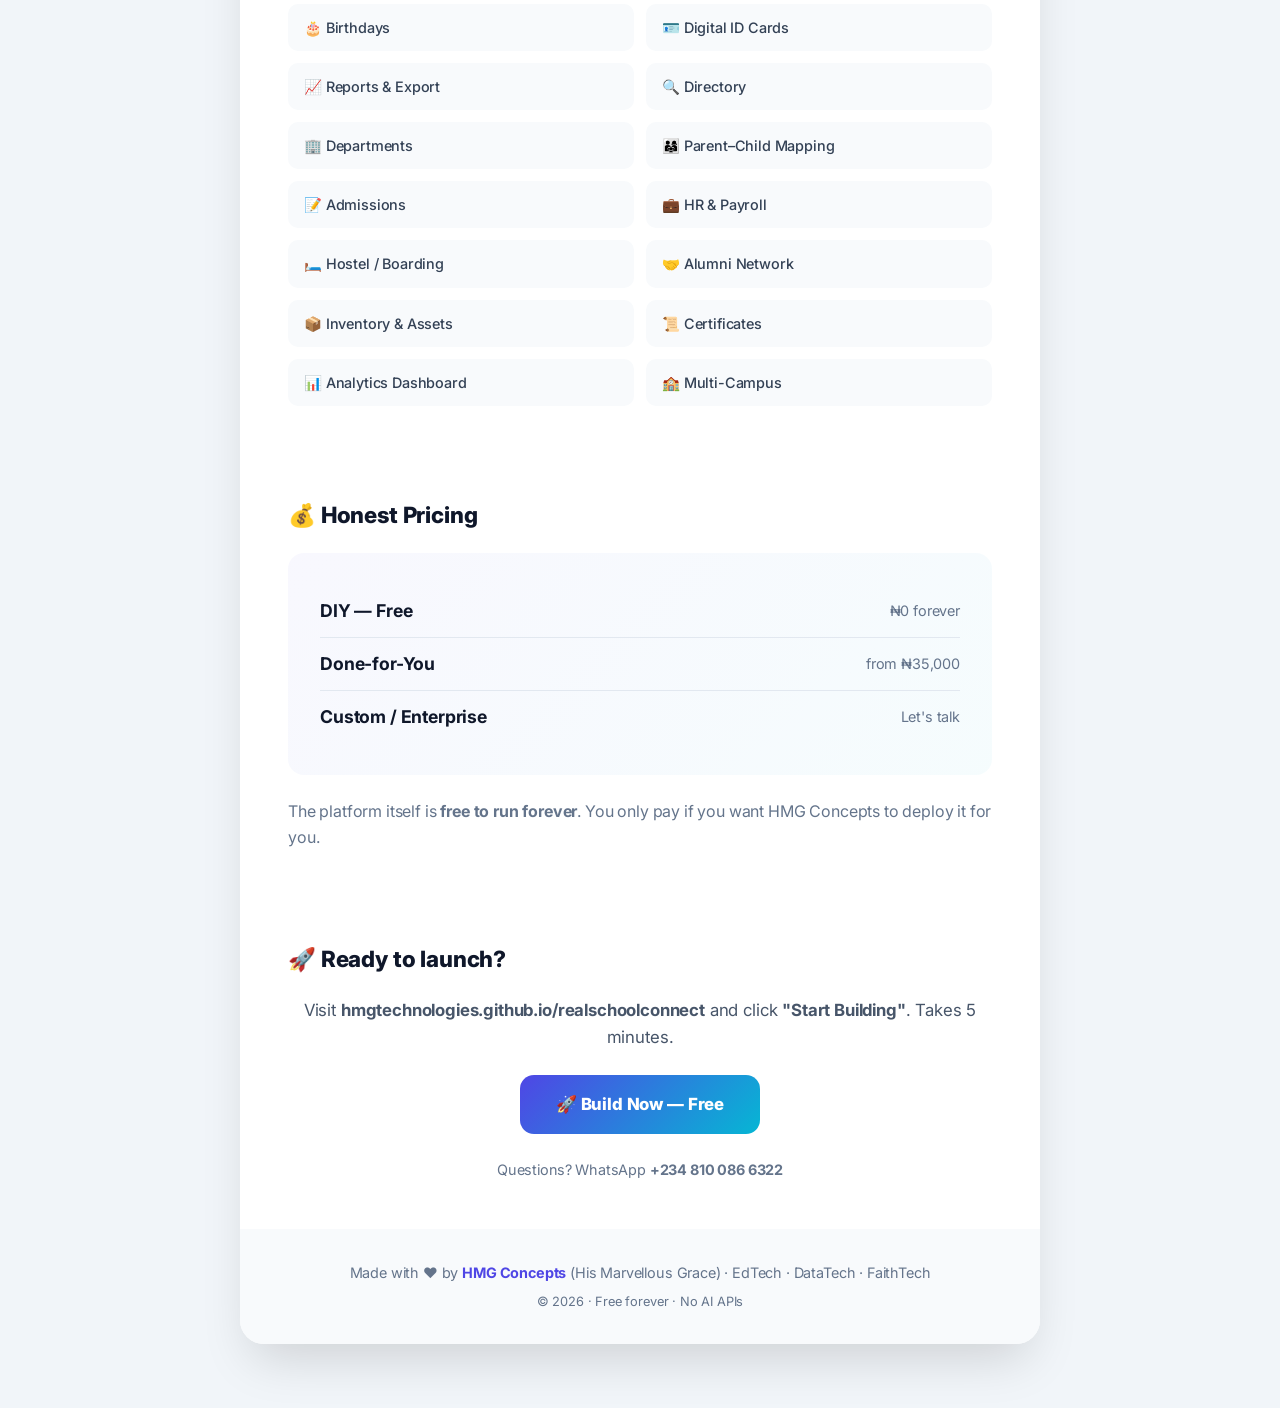
<file: flyer.html>
<!DOCTYPE html>
<html lang="en">
<head>
<meta charset="UTF-8">
<meta name="viewport" content="width=device-width, initial-scale=1.0">
<title>School Connect Flyer | HMG Concepts</title>
<meta name="description" content="A printable marketing flyer for School Connect. Includes stats, features, pricing, and contact info. Save as PDF.">
<meta name="theme-color" content="#4f46e5">
<link rel="canonical" href="https://hmgconcepts.github.io/schoolconnect/flyer.html">
<link rel="icon" type="image/svg+xml" href="assets/img/logo.svg">
<link href="https://fonts.googleapis.com/css2?family=Inter:wght@300;400;500;600;700;800;900&display=swap" rel="stylesheet">
<link rel="stylesheet" href="assets/css/style.css">
<style>
  @media print {
    body { background: white !important; -webkit-print-color-adjust: exact; print-color-adjust: exact; padding: 0 !important; }
    .page { page-break-after: always; box-shadow: none !important; }
    .no-print { display: none !important; }
  }
  body { font-family: 'Inter', sans-serif; background: #f1f5f9; padding: 40px 20px; }
  .no-print { position: fixed; top: 20px; right: 20px; z-index: 100; }
  .page { background: white; max-width: 800px; margin: 0 auto 24px; border-radius: 24px; overflow: hidden; box-shadow: 0 25px 50px -12px rgba(0,0,0,0.15); }
  .page-header { background: linear-gradient(135deg, #4f46e5 0%, #06b6d4 100%); color: white; padding: 60px 48px; text-align: center; }
  .page-header h1 { font-size: 2.8rem; font-weight: 900; margin-bottom: 12px; }
  .page-header .subtitle { font-size: 1.2rem; opacity: 0.9; margin-bottom: 32px; }
  .page-header .tagline { font-size: 1.4rem; font-weight: 700; padding: 14px 32px; background: rgba(255,255,255,0.15); border-radius: 12px; display: inline-block; }
  .section { padding: 48px; }
  .section-title { font-size: 1.4rem; font-weight: 800; color: #0f172a; margin-bottom: 24px; display: flex; align-items: center; gap: 8px; }
  .features-grid { display: grid; grid-template-columns: 1fr 1fr; gap: 12px; }
  .feature-item { display: flex; align-items: center; gap: 10px; padding: 12px 16px; background: #f8fafc; border-radius: 10px; font-size: 0.9rem; font-weight: 500; color: #334155; }
  .stats-row { display: flex; justify-content: space-around; padding: 32px 0; border-top: 1px solid #e2e8f0; border-bottom: 1px solid #e2e8f0; margin: 24px 0; }
  .stat { text-align: center; }
  .stat .value { font-size: 2rem; font-weight: 900; color: #4f46e5; }
  .stat .label { font-size: 0.8rem; color: #64748b; text-transform: uppercase; letter-spacing: 1px; }
  .pricing-section { background: linear-gradient(135deg, rgba(79,70,229,0.04) 0%, rgba(6,182,212,0.04) 100%); border-radius: 16px; padding: 32px; margin: 24px 0; }
  .pricing-row { display: flex; justify-content: space-between; align-items: center; padding: 12px 0; border-bottom: 1px solid #e2e8f0; }
  .pricing-row:last-child { border-bottom: none; }
  .pricing-row strong { font-size: 1.1rem; color: #0f172a; }
  .pricing-row span { color: #64748b; font-size: 0.9rem; }
  .cta-button { display: inline-block; padding: 16px 36px; background: linear-gradient(135deg, #4f46e5 0%, #06b6d4 100%); color: white; border-radius: 14px; font-weight: 800; text-decoration: none; font-size: 1.05rem; }
  .footer-f { text-align: center; padding: 32px; background: #f8fafc; color: #64748b; font-size: 0.9rem; }
  .footer-f a { color: #4f46e5; text-decoration: none; font-weight: 700; }
  @media (max-width: 768px) {
    .page-header { padding: 40px 24px; }
    .page-header h1 { font-size: 2rem; }
    .section { padding: 32px 24px; }
    .features-grid { grid-template-columns: 1fr; }
  }
</style>
</head>
<body>

<button class="btn btn-primary no-print" onclick="window.print()" style="box-shadow:var(--shadow-lg)">🖨️ Print / Save as PDF</button>

<div class="page">
  <div class="page-header">
    <h1>🎓 School Connect</h1>
    <p class="subtitle">Build a complete school management platform — for free. In 5 minutes.</p>
    <div class="tagline">No coding · No monthly fees · You own it forever</div>
  </div>

  <div class="section">
    <h2 class="section-title">📊 By the numbers</h2>
    <div class="stats-row">
      <div class="stat"><div class="value">₦0</div><div class="label">Monthly Cost</div></div>
      <div class="stat"><div class="value">44+</div><div class="label">Modules</div></div>
      <div class="stat"><div class="value">95+</div><div class="label">RLS Policies</div></div>
      <div class="stat"><div class="value">5min</div><div class="label">To Launch</div></div>
    </div>
  </div>

  <div class="section">
    <h2 class="section-title">✨ 88 modules, every school operation</h2>
    <div class="features-grid">
      <div class="feature-item">👨‍🎓 Students & Profiles</div>
      <div class="feature-item">👨‍🏫 Staff / Teachers</div>
      <div class="feature-item">📚 Classes & Subjects</div>
      <div class="feature-item">📋 Attendance (QR)</div>
      <div class="feature-item">📊 Results / Report Cards</div>
      <div class="feature-item">🗓️ Timetable (conflict detect)</div>
      <div class="feature-item">📋 Scheme of Work</div>
      <div class="feature-item">💻 CBT / Online Exams</div>
      <div class="feature-item">📝 Assignments</div>
      <div class="feature-item">📖 Library</div>
      <div class="feature-item">⚖️ Conduct / Behaviour</div>
      <div class="feature-item">🩺 Health / Clinic</div>
      <div class="feature-item">🎓 Promotion / Graduation</div>
      <div class="feature-item">💰 Fees & Payments</div>
      <div class="feature-item">💵 School Finance</div>
      <div class="feature-item">🏖️ Leave Management</div>
      <div class="feature-item">🚪 Visitor Management</div>
      <div class="feature-item">🚌 Transport / Bus</div>
      <div class="feature-item">📢 Announcements</div>
      <div class="feature-item">🎭 Events & Calendar</div>
      <div class="feature-item">📱 WhatsApp / Email</div>
      <div class="feature-item">💬 In-App Inbox</div>
      <div class="feature-item">📨 Complaints</div>
      <div class="feature-item">📨 Results Broadcast</div>
      <div class="feature-item" style="background:rgba(124,58,237,0.1);font-weight:700;color:#7c3aed">🗳️ Voting & Polls ⭐</div>
      <div class="feature-item" style="background:rgba(16,185,129,0.1);font-weight:700;color:#059669">🔔 Push Notifications ⭐</div>
      <div class="feature-item">🖼️ Photo & Video Gallery</div>
      <div class="feature-item">📁 E-Resources / Notes</div>
      <div class="feature-item">🎂 Birthdays</div>
      <div class="feature-item">🪪 Digital ID Cards</div>
      <div class="feature-item">📈 Reports & Export</div>
      <div class="feature-item">🔍 Directory</div>
      <div class="feature-item">🏢 Departments</div>
      <div class="feature-item">👨‍👩‍👧 Parent–Child Mapping</div>
      <div class="feature-item">📝 Admissions</div>
      <div class="feature-item">💼 HR & Payroll</div>
      <div class="feature-item">🛏️ Hostel / Boarding</div>
      <div class="feature-item">🤝 Alumni Network</div>
      <div class="feature-item">📦 Inventory & Assets</div>
      <div class="feature-item">📜 Certificates</div>
      <div class="feature-item">📊 Analytics Dashboard</div>
      <div class="feature-item">🏫 Multi-Campus</div>
    </div>
  </div>

  <div class="section">
    <h2 class="section-title">💰 Honest Pricing</h2>
    <div class="pricing-section">
      <div class="pricing-row"><strong>DIY — Free</strong> <span>₦0 forever</span></div>
      <div class="pricing-row"><strong>Done-for-You</strong> <span>from ₦35,000</span></div>
      <div class="pricing-row"><strong>Custom / Enterprise</strong> <span>Let's talk</span></div>
    </div>
    <p style="margin-top:24px;color:#64748b">The platform itself is <strong>free to run forever</strong>. You only pay if you want HMG Concepts to deploy it for you.</p>
  </div>

  <div class="section" style="text-align:center">
    <h2 class="section-title">🚀 Ready to launch?</h2>
    <p style="margin-bottom:24px;font-size:1.05rem;color:#475569">Visit <strong>hmgtechnologies.github.io/realschoolconnect</strong> and click <strong>"Start Building"</strong>. Takes 5 minutes.</p>
    <a href="https://hmgconcepts.github.io/schoolconnect/builder.html" class="cta-button">🚀 Build Now — Free</a>
    <p style="margin-top:24px;color:#64748b;font-size:0.9rem">Questions? WhatsApp <strong>+234 810 086 6322</strong></p>
  </div>

  <div class="footer-f">
    Made with ❤️ by <a href="https://hmgconcepts.pages.dev/" target="_blank" rel="noopener">HMG Concepts</a> (His Marvellous Grace) · EdTech · DataTech · FaithTech<br>
    <span style="font-size:0.8rem;margin-top:8px;display:block">© 2026 · Free forever · No AI APIs</span>
  </div>
</div>

<script>
  // Auto-print after 2s if URL has ?print=1
  if (new URLSearchParams(location.search).get('print') === '1') {
    setTimeout(() => window.print(), 1500);
  }
</script>
</body>
</html>
</file>
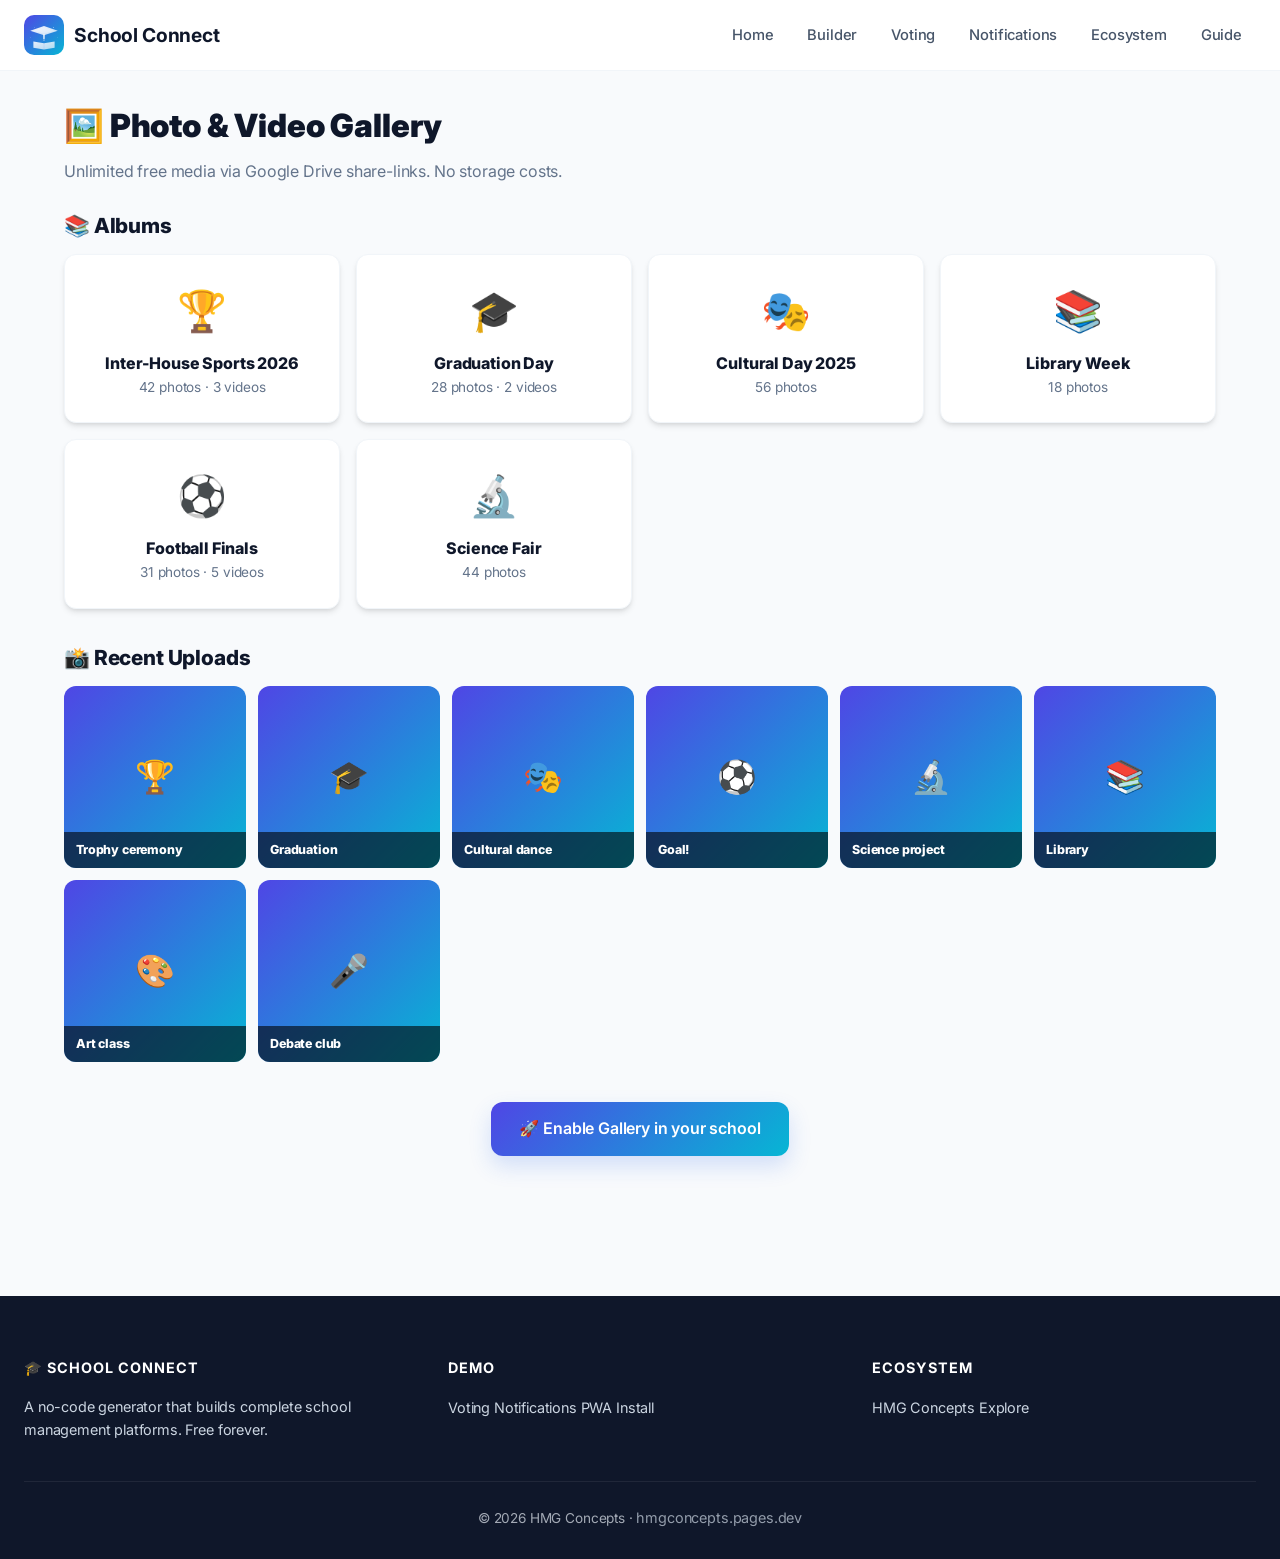
<file: gallery.html>
<!DOCTYPE html>
<html lang="en">
<head>
<meta charset="UTF-8">
<meta name="viewport" content="width=device-width, initial-scale=1.0">
<title>Gallery • School Connect</title>
<meta name="description" content="Photo and video gallery using Google Drive share-links. Unlimited free media storage.">
<meta name="theme-color" content="#4f46e5">
<link rel="canonical" href="https://hmgconcepts.github.io/schoolconnect/gallery.html">
<meta property="og:title" content="Photo & Video Gallery">
<meta property="og:description" content="Unlimited free media via Google Drive share-links.">
<meta property="og:image" content="assets/img/og-cover.svg">
<meta property="og:type" content="article">
<meta name="twitter:card" content="summary_large_image">
<link rel="icon" type="image/svg+xml" href="assets/img/logo.svg">
<link rel="manifest" href="manifest.json">
<link href="https://fonts.googleapis.com/css2?family=Inter:wght@300;400;500;600;700;800;900&display=swap" rel="stylesheet">
<link rel="stylesheet" href="assets/css/style.css">
<style>
  body { background: var(--gray-100); }
  .gallery-shell { max-width: 1200px; margin: 0 auto; padding: 100px 24px 60px; }
  .albums { display: grid; grid-template-columns: repeat(auto-fill, minmax(220px, 1fr)); gap: 16px; margin-bottom: 32px; }
  .album-card { background: white; padding: 24px; border-radius: 12px; border: 1px solid var(--gray-200); box-shadow: var(--shadow); text-align: center; cursor: pointer; transition: var(--transition); }
  .album-card:hover { transform: translateY(-4px); box-shadow: var(--shadow-lg); border-color: var(--primary); }
  .album-icon { font-size: 2.5rem; margin-bottom: 8px; }
  .album-name { font-weight: 800; color: var(--dark); }
  .album-count { font-size: 0.85rem; color: var(--gray-600); }
  .media-grid { display: grid; grid-template-columns: repeat(auto-fill, minmax(180px, 1fr)); gap: 12px; }
  .media-card { aspect-ratio: 1; background: var(--gradient); border-radius: 12px; display: flex; align-items: center; justify-content: center; color: white; font-weight: 800; font-size: 2rem; position: relative; overflow: hidden; }
  .media-card .caption { position: absolute; bottom: 0; left: 0; right: 0; background: rgba(0,0,0,0.6); color: white; padding: 8px 12px; font-size: 0.78rem; }
</style>
</head>
<body>

<nav class="nav">
  <div class="nav-inner">
    <a href="index.html" class="nav-logo">
      <img src="assets/img/logo.svg" alt="">
      <span>School Connect</span>
    </a>
    <button class="mobile-toggle" onclick="document.querySelector('.nav-links').classList.toggle('show')" aria-label="Menu">
      <svg viewBox="0 0 24 24" fill="none" stroke="currentColor" stroke-width="2"><path d="M3 12h18M3 6h18M3 18h18"/></svg>
    </button>
    <ul class="nav-links">
      <li><a href="index.html">Home</a></li>
      <li><a href="builder.html">Builder</a></li>
      <li><a href="voting.html">Voting</a></li>
      <li><a href="notifications.html">Notifications</a></li>
      <li><a href="ecosystem.html">Ecosystem</a></li>
      <li><a href="guide.html">Guide</a></li>
    </ul>
  </div>
</nav>

<div id="pwa-install-banner" class="pwa-install">
  <div class="pwa-install-header">
    <img src="assets/img/logo.svg" alt="" class="pwa-install-icon">
    <div style="flex:1">
      <div class="pwa-install-title">📲 Install School Connect</div>
      <div class="pwa-install-msg">View photos offline.</div>
    </div>
    <button class="modal-close" data-pwa-action="dismiss">×</button>
  </div>
  <div class="pwa-install-actions">
    <button class="btn btn-outline btn-sm" data-pwa-action="never">Not now</button>
    <button class="btn btn-primary btn-sm" data-pwa-action="install">Install App</button>
  </div>
</div>

<div id="toast-container" class="toast-container"></div>

<main class="gallery-shell">
  <h1 style="font-size:2rem;font-weight:900;color:var(--dark);margin-bottom:8px">🖼️ Photo & Video Gallery</h1>
  <p style="color:var(--gray-600);margin-bottom:24px">Unlimited free media via Google Drive share-links. No storage costs.</p>

  <h2 style="font-size:1.3rem;font-weight:800;color:var(--dark);margin:24px 0 12px">📚 Albums</h2>
  <div class="albums">
    <div class="album-card"><div class="album-icon">🏆</div><div class="album-name">Inter-House Sports 2026</div><div class="album-count">42 photos · 3 videos</div></div>
    <div class="album-card"><div class="album-icon">🎓</div><div class="album-name">Graduation Day</div><div class="album-count">28 photos · 2 videos</div></div>
    <div class="album-card"><div class="album-icon">🎭</div><div class="album-name">Cultural Day 2025</div><div class="album-count">56 photos</div></div>
    <div class="album-card"><div class="album-icon">📚</div><div class="album-name">Library Week</div><div class="album-count">18 photos</div></div>
    <div class="album-card"><div class="album-icon">⚽</div><div class="album-name">Football Finals</div><div class="album-count">31 photos · 5 videos</div></div>
    <div class="album-card"><div class="album-icon">🔬</div><div class="album-name">Science Fair</div><div class="album-count">44 photos</div></div>
  </div>

  <h2 style="font-size:1.3rem;font-weight:800;color:var(--dark);margin:32px 0 12px">📸 Recent Uploads</h2>
  <div class="media-grid">
    <div class="media-card">🏆<div class="caption">Trophy ceremony</div></div>
    <div class="media-card">🎓<div class="caption">Graduation</div></div>
    <div class="media-card">🎭<div class="caption">Cultural dance</div></div>
    <div class="media-card">⚽<div class="caption">Goal!</div></div>
    <div class="media-card">🔬<div class="caption">Science project</div></div>
    <div class="media-card">📚<div class="caption">Library</div></div>
    <div class="media-card">🎨<div class="caption">Art class</div></div>
    <div class="media-card">🎤<div class="caption">Debate club</div></div>
  </div>

  <p style="text-align:center;margin-top:40px">
    <a href="builder.html" class="btn btn-primary btn-lg">🚀 Enable Gallery in your school</a>
  </p>
</main>

<footer class="footer">
  <div class="footer-grid" style="grid-template-columns:1fr 1fr 1fr">
    <div>
      <h5>🎓 School Connect</h5>
      <p style="color:var(--gray-400);font-size:0.9rem">A no-code generator that builds complete school management platforms. Free forever.</p>
    </div>
    <div>
      <h5>Demo</h5>
      <a href="voting.html">Voting</a>
      <a href="notifications.html">Notifications</a>
      <a href="install.html">PWA Install</a>
    </div>
    <div>
      <h5>Ecosystem</h5>
      <a href="https://hmgconcepts.pages.dev/" target="_blank" rel="noopener">HMG Concepts</a>
      <a href="ecosystem.html">Explore</a>
    </div>
  </div>
  <div class="footer-bottom">© 2026 HMG Concepts · <a href="https://hmgconcepts.pages.dev/" target="_blank" rel="noopener" style="color:var(--gray-400)">hmgconcepts.pages.dev</a></div>
</footer>

<script src="assets/js/notifications.js"></script>
<script src="assets/js/pwa-install.js"></script>
<script>
  if (typeof PWAInstall !== 'undefined') PWAInstall.init();
  if ('serviceWorker' in navigator) navigator.serviceWorker.register('sw.js').catch(()=>{});
  function toast(msg, type='info', ms=3500) {
    const c = document.getElementById('toast-container');
    if (!c) return;
    const t = document.createElement('div');
    t.className = 'toast toast-' + type;
    t.innerHTML = '<div class="toast-msg">' + msg + '</div>';
    c.appendChild(t);
    setTimeout(() => { t.style.animation = 'slideOut 0.3s ease forwards'; setTimeout(() => t.remove(), 300); }, ms);
  }
</script>
</body>
</html>
</file>
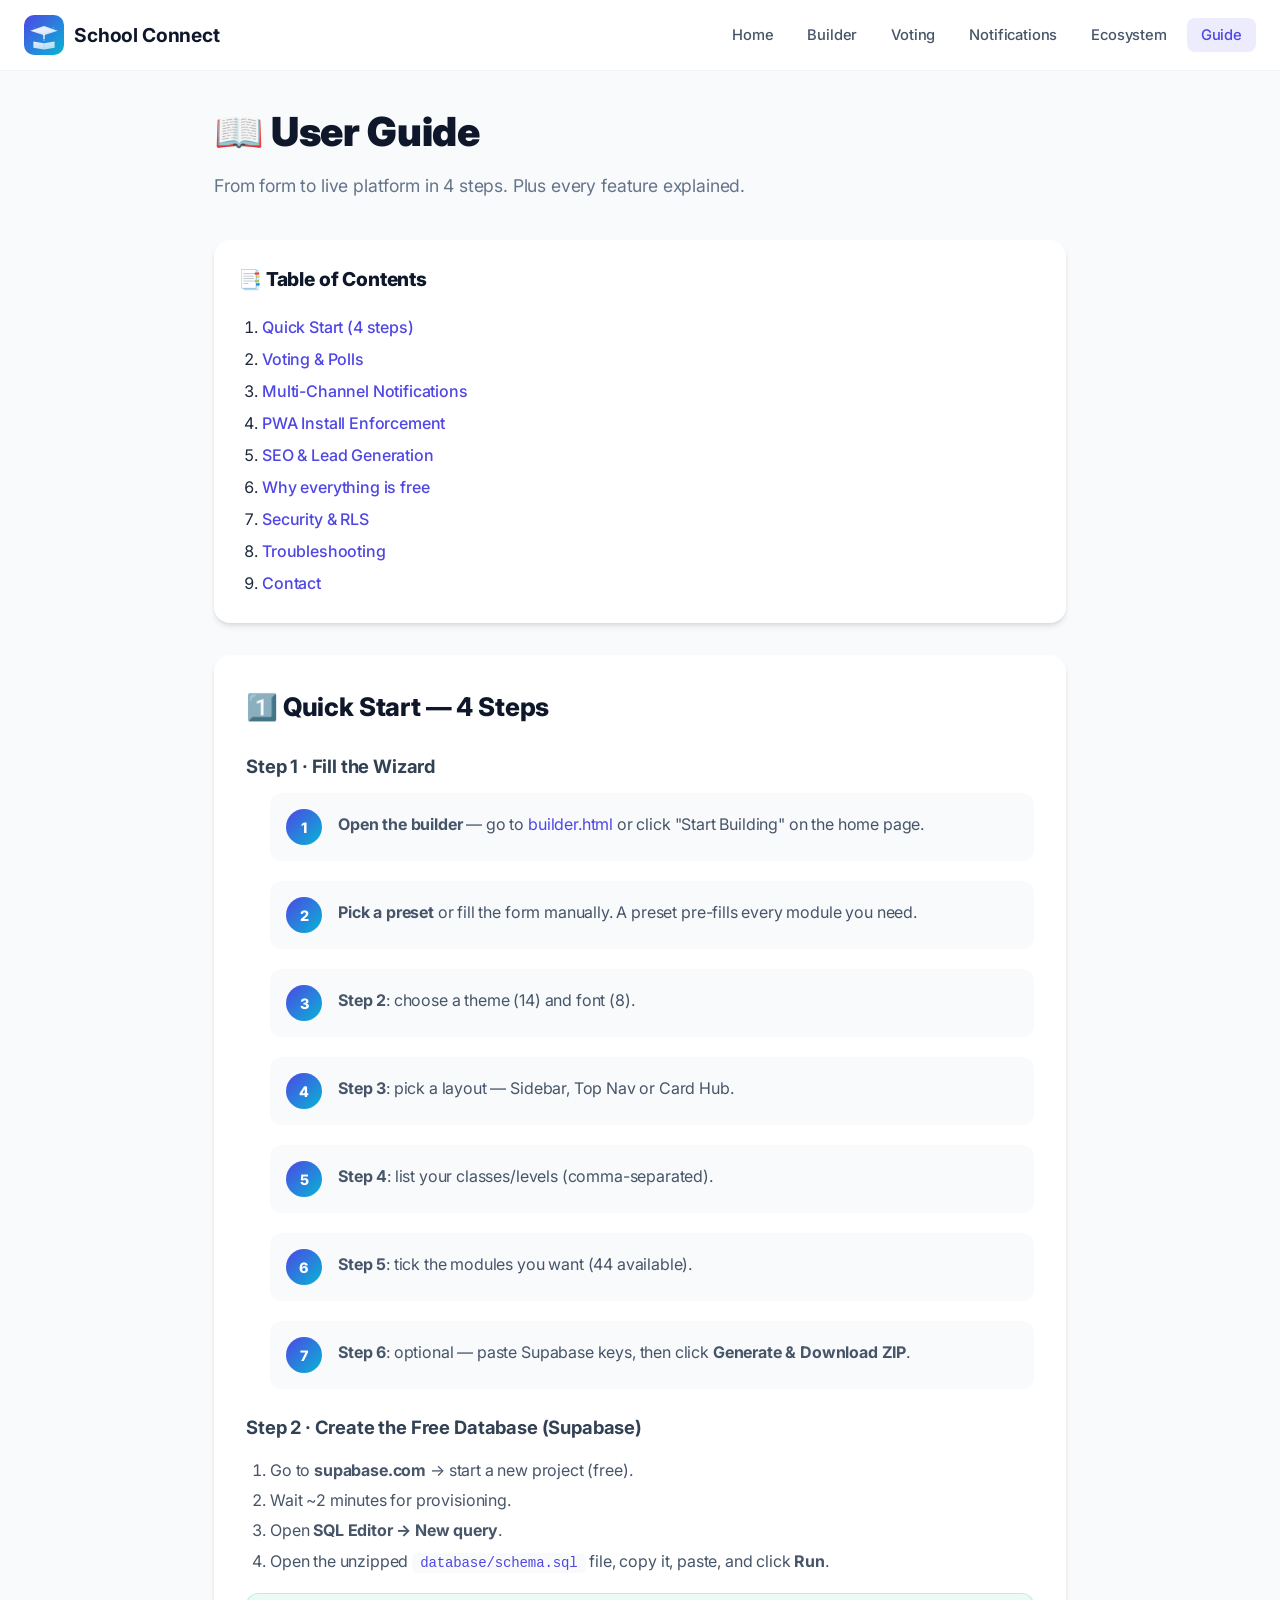
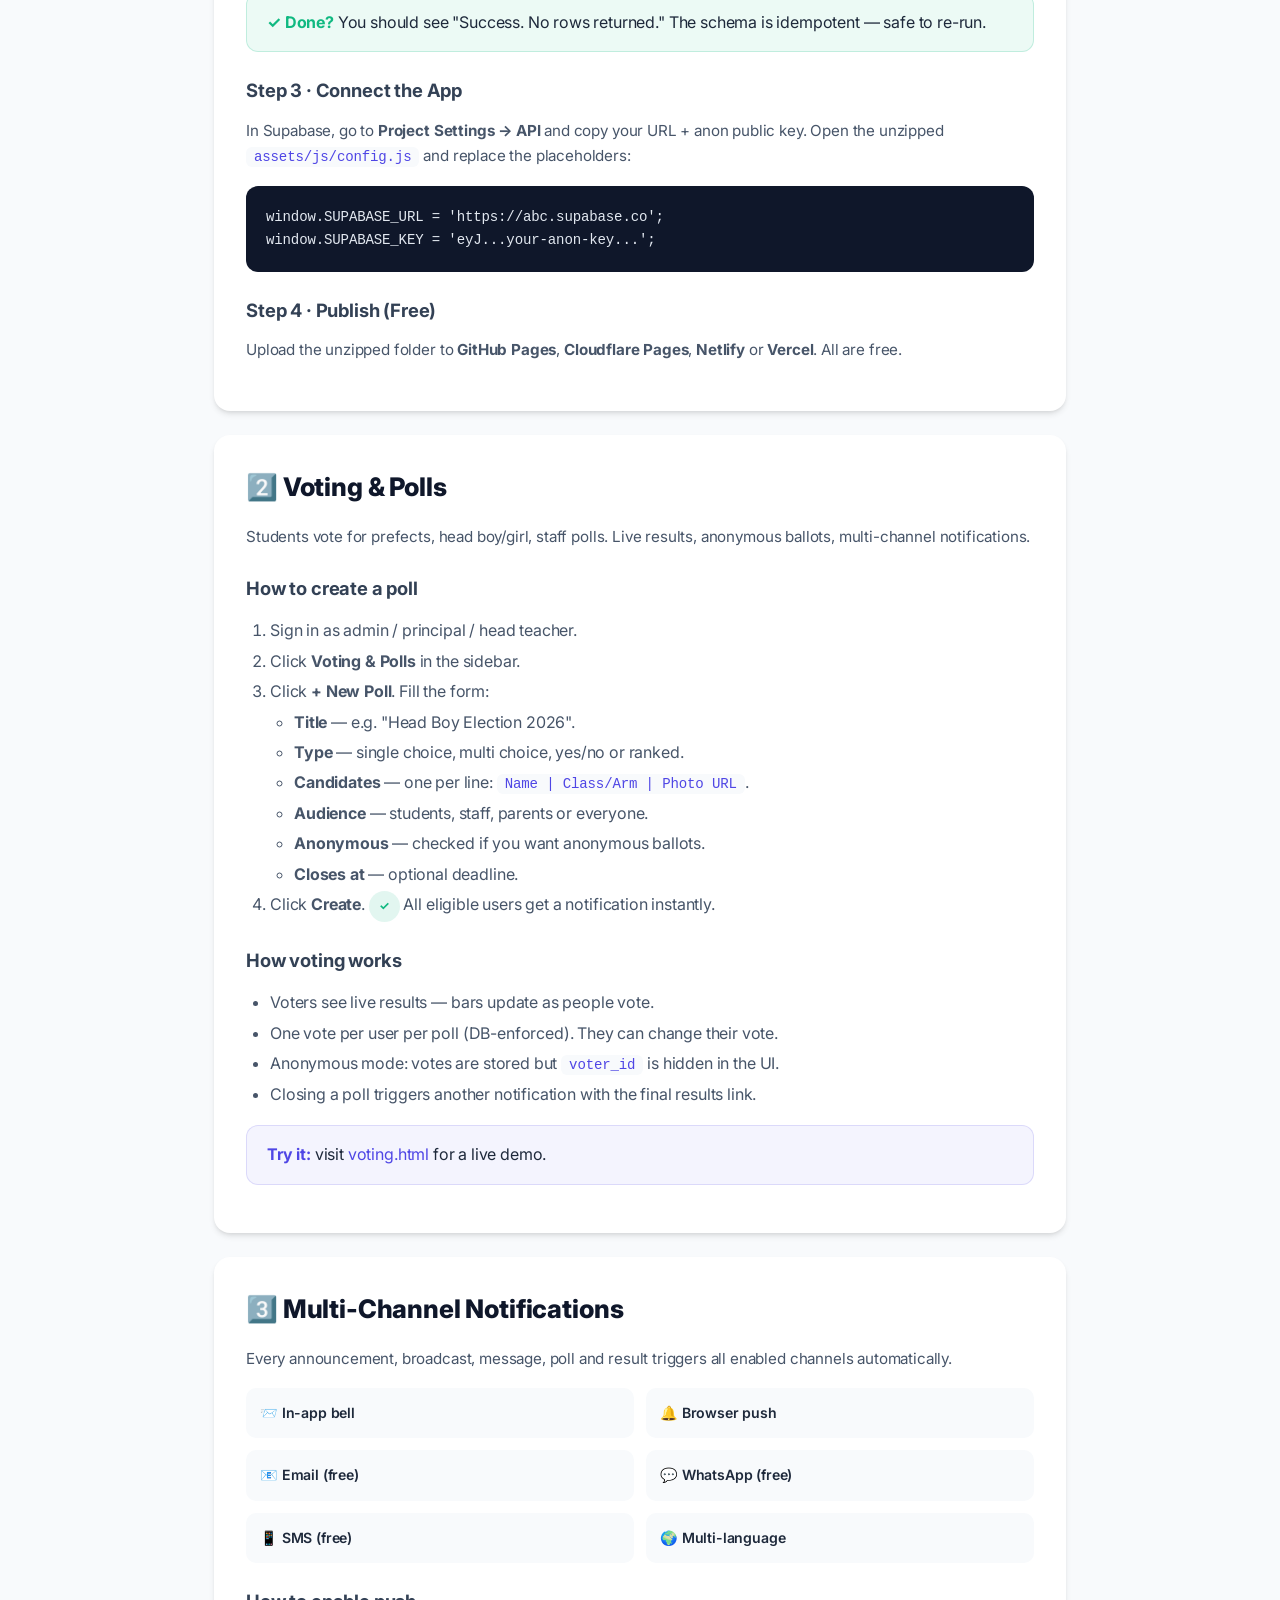
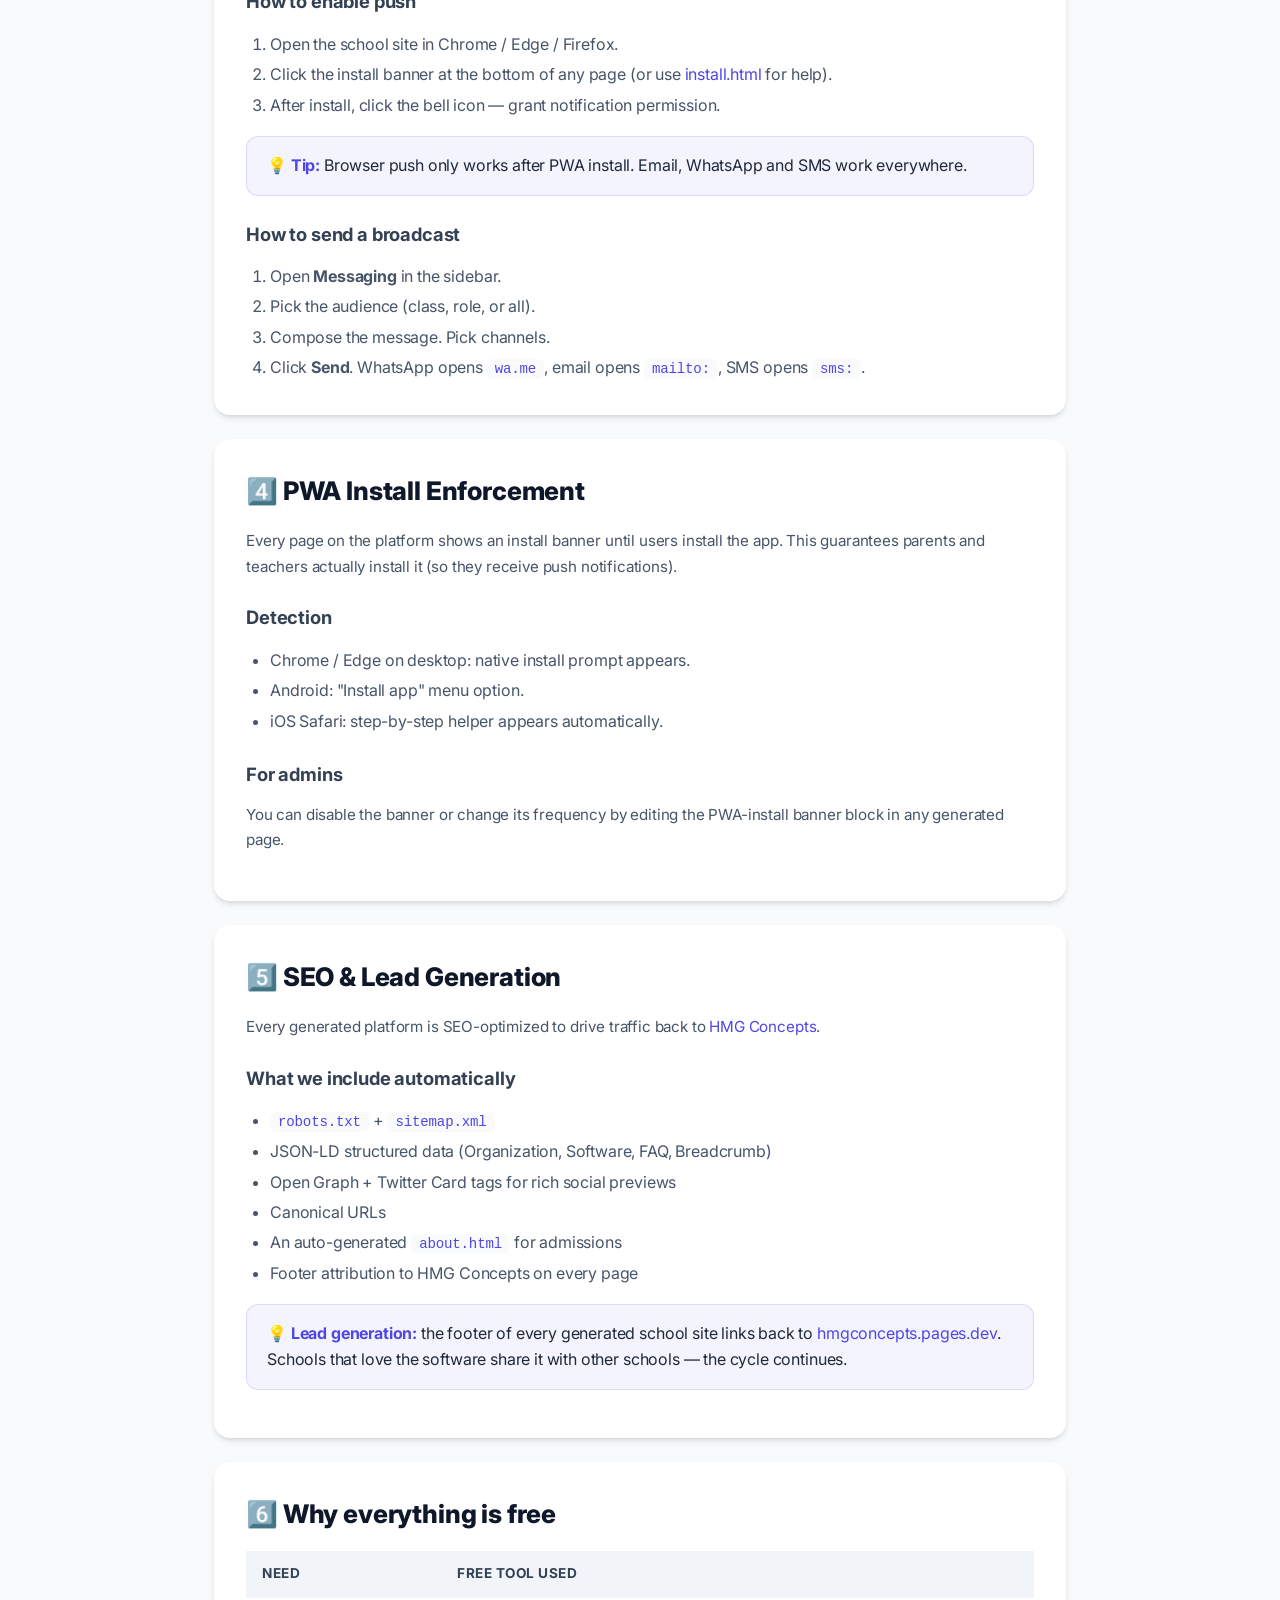
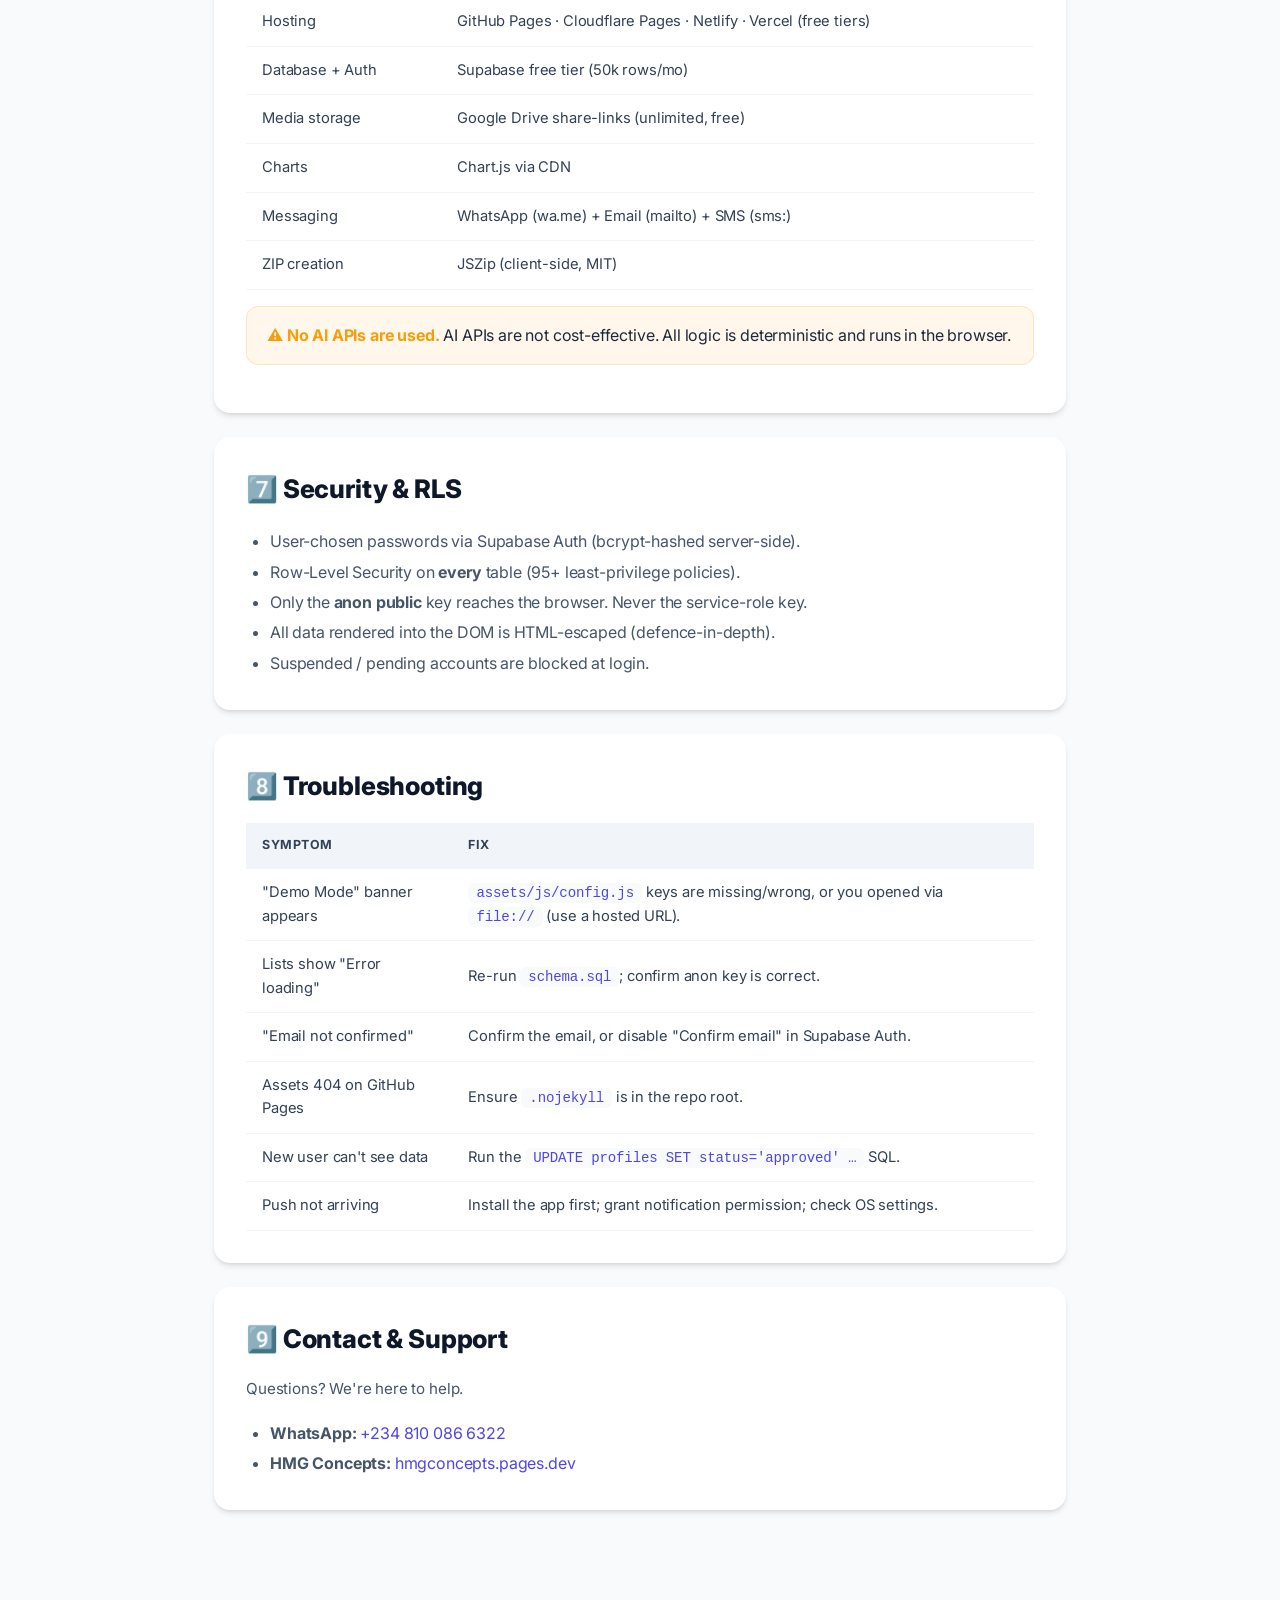
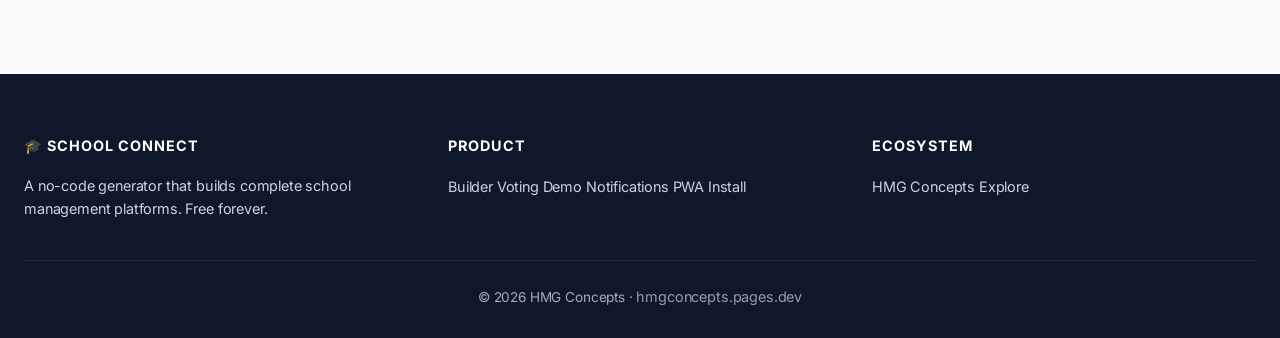
<file: guide.html>
<!DOCTYPE html>
<html lang="en">
<head>
<meta charset="UTF-8">
<meta name="viewport" content="width=device-width, initial-scale=1.0">
<title>User Guide • School Connect</title>
<meta name="description" content="Step-by-step guide to building, deploying and running your free school management platform with School Connect.">
<meta name="theme-color" content="#4f46e5">
<link rel="canonical" href="https://hmgconcepts.github.io/schoolconnect/guide.html">
<link rel="icon" type="image/svg+xml" href="assets/img/logo.svg">
<link rel="manifest" href="manifest.json">
<link href="https://fonts.googleapis.com/css2?family=Inter:wght@300;400;500;600;700;800;900&display=swap" rel="stylesheet">
<link rel="stylesheet" href="assets/css/style.css">
<style>
  body { background: var(--gray-100); }
  .doc-shell { max-width: 900px; margin: 0 auto; padding: 100px 24px 60px; }
  .doc-title { font-size: 2.5rem; font-weight: 900; color: var(--dark); margin-bottom: 8px; }
  .doc-subtitle { font-size: 1.1rem; color: var(--gray-600); margin-bottom: 40px; }
  .toc { background: white; border-radius: 16px; padding: 24px; margin-bottom: 32px; box-shadow: var(--shadow); }
  .toc h2 { font-size: 1.2rem; font-weight: 800; margin-bottom: 16px; color: var(--dark); }
  .toc ol { padding-left: 24px; line-height: 2; }
  .toc a { color: var(--primary); text-decoration: none; font-weight: 500; }
  .toc a:hover { text-decoration: underline; }
  .section { background: white; border-radius: 16px; padding: 32px; margin-bottom: 24px; box-shadow: var(--shadow); }
  .section h2 { font-size: 1.6rem; font-weight: 800; color: var(--dark); margin-bottom: 16px; display: flex; align-items: center; gap: 10px; }
  .section h3 { font-size: 1.15rem; font-weight: 700; color: var(--gray-800); margin: 24px 0 12px; }
  .section p { color: var(--gray-700); margin-bottom: 16px; font-size: 0.95rem; line-height: 1.7; }
  .section ol, .section ul { margin-left: 24px; line-height: 1.9; color: var(--gray-700); }
  .step-list { counter-reset: step; list-style: none; padding: 0; }
  .step-list li { display: flex; gap: 16px; margin-bottom: 20px; padding: 16px; background: var(--gray-100); border-radius: 12px; }
  .step-list li::before { counter-increment: step; content: counter(step); width: 36px; height: 36px; min-width: 36px; border-radius: 50%; background: var(--gradient); color: white; display: flex; align-items: center; justify-content: center; font-weight: 800; font-size: 0.9rem; }
  .step-content { flex: 1; }
  code { background: var(--gray-100); padding: 2px 8px; border-radius: 6px; font-size: 0.88rem; color: var(--primary); font-family: 'Courier New', monospace; }
  pre { background: var(--dark); color: #e2e8f0; padding: 20px; border-radius: 12px; overflow-x: auto; font-size: 0.85rem; font-family: 'Courier New', monospace; margin: 16px 0; line-height: 1.6; }
  pre code { background: none; color: inherit; padding: 0; }
  .info-box { background: rgba(79,70,229,0.06); border: 1px solid rgba(79,70,229,0.15); border-radius: 12px; padding: 16px 20px; margin: 16px 0; }
  .info-box strong { color: var(--primary); }
  .warning-box { background: rgba(245,158,11,0.08); border: 1px solid rgba(245,158,11,0.2); border-radius: 12px; padding: 16px 20px; margin: 16px 0; }
  .warning-box strong { color: var(--warning); }
  .success-box { background: rgba(16,185,129,0.08); border: 1px solid rgba(16,185,129,0.2); border-radius: 12px; padding: 16px 20px; margin: 16px 0; }
  .success-box strong { color: var(--success); }
  .feature-grid { display: grid; grid-template-columns: 1fr 1fr; gap: 12px; margin: 16px 0; }
  .feature-item { background: var(--gray-100); padding: 14px; border-radius: 10px; font-size: 0.88rem; font-weight: 600; display: flex; align-items: center; gap: 8px; }
</style>
</head>
<body>

<nav class="nav">
  <div class="nav-inner">
    <a href="index.html" class="nav-logo">
      <img src="assets/img/logo.svg" alt="">
      <span>School Connect</span>
    </a>
    <button class="mobile-toggle" onclick="document.querySelector('.nav-links').classList.toggle('show')" aria-label="Menu">
      <svg viewBox="0 0 24 24" fill="none" stroke="currentColor" stroke-width="2"><path d="M3 12h18M3 6h18M3 18h18"/></svg>
    </button>
    <ul class="nav-links">
      <li><a href="index.html">Home</a></li>
      <li><a href="builder.html">Builder</a></li>
      <li><a href="voting.html">Voting</a></li>
      <li><a href="notifications.html">Notifications</a></li>
      <li><a href="ecosystem.html">Ecosystem</a></li>
      <li><a href="guide.html" class="active">Guide</a></li>
    </ul>
  </div>
</nav>

<div id="pwa-install-banner" class="pwa-install">
  <div class="pwa-install-header">
    <img src="assets/img/logo.svg" alt="" class="pwa-install-icon">
    <div style="flex:1">
      <div class="pwa-install-title">📲 Install School Connect</div>
      <div class="pwa-install-msg">Read this guide offline.</div>
    </div>
    <button class="modal-close" data-pwa-action="dismiss">×</button>
  </div>
  <div class="pwa-install-actions">
    <button class="btn btn-outline btn-sm" data-pwa-action="never">Not now</button>
    <button class="btn btn-primary btn-sm" data-pwa-action="install">Install App</button>
  </div>
</div>

<main class="doc-shell">
  <h1 class="doc-title">📖 User Guide</h1>
  <p class="doc-subtitle">From form to live platform in 4 steps. Plus every feature explained.</p>

  <div class="toc">
    <h2>📑 Table of Contents</h2>
    <ol>
      <li><a href="#quick">Quick Start (4 steps)</a></li>
      <li><a href="#voting">Voting & Polls</a></li>
      <li><a href="#notifications">Multi-Channel Notifications</a></li>
      <li><a href="#install">PWA Install Enforcement</a></li>
      <li><a href="#seo">SEO & Lead Generation</a></li>
      <li><a href="#free">Why everything is free</a></li>
      <li><a href="#security">Security & RLS</a></li>
      <li><a href="#trouble">Troubleshooting</a></li>
      <li><a href="#contact">Contact</a></li>
    </ol>
  </div>

  <section id="quick" class="section">
    <h2>1️⃣ Quick Start — 4 Steps</h2>

    <h3>Step 1 · Fill the Wizard</h3>
    <ol class="step-list">
      <li><span class="step-content"><strong>Open the builder</strong> — go to <a href="builder.html">builder.html</a> or click "Start Building" on the home page.</span></li>
      <li><span class="step-content"><strong>Pick a preset</strong> or fill the form manually. A preset pre-fills every module you need.</span></li>
      <li><span class="step-content"><strong>Step 2</strong>: choose a theme (14) and font (8).</span></li>
      <li><span class="step-content"><strong>Step 3</strong>: pick a layout — Sidebar, Top Nav or Card Hub.</span></li>
      <li><span class="step-content"><strong>Step 4</strong>: list your classes/levels (comma-separated).</span></li>
      <li><span class="step-content"><strong>Step 5</strong>: tick the modules you want (44 available).</span></li>
      <li><span class="step-content"><strong>Step 6</strong>: optional — paste Supabase keys, then click <strong>Generate &amp; Download ZIP</strong>.</span></li>
    </ol>

    <h3>Step 2 · Create the Free Database (Supabase)</h3>
    <ol>
      <li>Go to <strong>supabase.com</strong> → start a new project (free).</li>
      <li>Wait ~2 minutes for provisioning.</li>
      <li>Open <strong>SQL Editor → New query</strong>.</li>
      <li>Open the unzipped <code>database/schema.sql</code> file, copy it, paste, and click <strong>Run</strong>.</li>
    </ol>
    <div class="success-box"><strong>✓ Done?</strong> You should see "Success. No rows returned." The schema is idempotent — safe to re-run.</div>

    <h3>Step 3 · Connect the App</h3>
    <p>In Supabase, go to <strong>Project Settings → API</strong> and copy your URL + anon public key. Open the unzipped <code>assets/js/config.js</code> and replace the placeholders:</p>
    <pre><code>window.SUPABASE_URL = 'https://abc.supabase.co';
window.SUPABASE_KEY = 'eyJ...your-anon-key...';</code></pre>

    <h3>Step 4 · Publish (Free)</h3>
    <p>Upload the unzipped folder to <strong>GitHub Pages</strong>, <strong>Cloudflare Pages</strong>, <strong>Netlify</strong> or <strong>Vercel</strong>. All are free.</p>
  </section>

  <section id="voting" class="section">
    <h2>2️⃣ Voting & Polls</h2>
    <p>Students vote for prefects, head boy/girl, staff polls. Live results, anonymous ballots, multi-channel notifications.</p>

    <h3>How to create a poll</h3>
    <ol>
      <li>Sign in as admin / principal / head teacher.</li>
      <li>Click <strong>Voting &amp; Polls</strong> in the sidebar.</li>
      <li>Click <strong>+ New Poll</strong>. Fill the form:
        <ul>
          <li><strong>Title</strong> — e.g. "Head Boy Election 2026".</li>
          <li><strong>Type</strong> — single choice, multi choice, yes/no or ranked.</li>
          <li><strong>Candidates</strong> — one per line: <code>Name | Class/Arm | Photo URL</code>.</li>
          <li><strong>Audience</strong> — students, staff, parents or everyone.</li>
          <li><strong>Anonymous</strong> — checked if you want anonymous ballots.</li>
          <li><strong>Closes at</strong> — optional deadline.</li>
        </ul>
      </li>
      <li>Click <strong>Create</strong>. <span class="badge badge-success">✓</span> All eligible users get a notification instantly.</li>
    </ol>

    <h3>How voting works</h3>
    <ul>
      <li>Voters see live results — bars update as people vote.</li>
      <li>One vote per user per poll (DB-enforced). They can change their vote.</li>
      <li>Anonymous mode: votes are stored but <code>voter_id</code> is hidden in the UI.</li>
      <li>Closing a poll triggers another notification with the final results link.</li>
    </ul>

    <div class="info-box"><strong>Try it:</strong> visit <a href="voting.html">voting.html</a> for a live demo.</div>
  </section>

  <section id="notifications" class="section">
    <h2>3️⃣ Multi-Channel Notifications</h2>
    <p>Every announcement, broadcast, message, poll and result triggers all enabled channels automatically.</p>

    <div class="feature-grid">
      <div class="feature-item">📨 In-app bell</div>
      <div class="feature-item">🔔 Browser push</div>
      <div class="feature-item">📧 Email (free)</div>
      <div class="feature-item">💬 WhatsApp (free)</div>
      <div class="feature-item">📱 SMS (free)</div>
      <div class="feature-item">🌍 Multi-language</div>
    </div>

    <h3>How to enable push</h3>
    <ol>
      <li>Open the school site in Chrome / Edge / Firefox.</li>
      <li>Click the install banner at the bottom of any page (or use <a href="install.html">install.html</a> for help).</li>
      <li>After install, click the bell icon — grant notification permission.</li>
    </ol>
    <div class="info-box"><strong>💡 Tip:</strong> Browser push only works after PWA install. Email, WhatsApp and SMS work everywhere.</div>

    <h3>How to send a broadcast</h3>
    <ol>
      <li>Open <strong>Messaging</strong> in the sidebar.</li>
      <li>Pick the audience (class, role, or all).</li>
      <li>Compose the message. Pick channels.</li>
      <li>Click <strong>Send</strong>. WhatsApp opens <code>wa.me</code>, email opens <code>mailto:</code>, SMS opens <code>sms:</code>.</li>
    </ol>
  </section>

  <section id="install" class="section">
    <h2>4️⃣ PWA Install Enforcement</h2>
    <p>Every page on the platform shows an install banner until users install the app. This guarantees parents and teachers actually install it (so they receive push notifications).</p>

    <h3>Detection</h3>
    <ul>
      <li>Chrome / Edge on desktop: native install prompt appears.</li>
      <li>Android: "Install app" menu option.</li>
      <li>iOS Safari: step-by-step helper appears automatically.</li>
    </ul>

    <h3>For admins</h3>
    <p>You can disable the banner or change its frequency by editing the PWA-install banner block in any generated page.</p>
  </section>

  <section id="seo" class="section">
    <h2>5️⃣ SEO & Lead Generation</h2>
    <p>Every generated platform is SEO-optimized to drive traffic back to <a href="https://hmgconcepts.pages.dev/" target="_blank" rel="noopener">HMG Concepts</a>.</p>

    <h3>What we include automatically</h3>
    <ul>
      <li><code>robots.txt</code> + <code>sitemap.xml</code></li>
      <li>JSON-LD structured data (Organization, Software, FAQ, Breadcrumb)</li>
      <li>Open Graph + Twitter Card tags for rich social previews</li>
      <li>Canonical URLs</li>
      <li>An auto-generated <code>about.html</code> for admissions</li>
      <li>Footer attribution to HMG Concepts on every page</li>
    </ul>
    <div class="info-box"><strong>💡 Lead generation:</strong> the footer of every generated school site links back to <a href="https://hmgconcepts.pages.dev/" target="_blank" rel="noopener">hmgconcepts.pages.dev</a>. Schools that love the software share it with other schools — the cycle continues.</div>
  </section>

  <section id="free" class="section">
    <h2>6️⃣ Why everything is free</h2>
    <table style="width:100%;border-collapse:collapse;margin:16px 0">
      <tr style="background:var(--gray-100)"><th style="text-align:left;padding:12px 16px;font-size:0.85rem;text-transform:uppercase;color:var(--gray-600)">Need</th><th style="text-align:left;padding:12px 16px;font-size:0.85rem;text-transform:uppercase;color:var(--gray-600)">Free tool used</th></tr>
      <tr><td style="padding:12px 16px;border-bottom:1px solid var(--gray-200)">Hosting</td><td style="padding:12px 16px;border-bottom:1px solid var(--gray-200)">GitHub Pages · Cloudflare Pages · Netlify · Vercel (free tiers)</td></tr>
      <tr><td style="padding:12px 16px;border-bottom:1px solid var(--gray-200)">Database + Auth</td><td style="padding:12px 16px;border-bottom:1px solid var(--gray-200)">Supabase free tier (50k rows/mo)</td></tr>
      <tr><td style="padding:12px 16px;border-bottom:1px solid var(--gray-200)">Media storage</td><td style="padding:12px 16px;border-bottom:1px solid var(--gray-200)">Google Drive share-links (unlimited, free)</td></tr>
      <tr><td style="padding:12px 16px;border-bottom:1px solid var(--gray-200)">Charts</td><td style="padding:12px 16px;border-bottom:1px solid var(--gray-200)">Chart.js via CDN</td></tr>
      <tr><td style="padding:12px 16px;border-bottom:1px solid var(--gray-200)">Messaging</td><td style="padding:12px 16px;border-bottom:1px solid var(--gray-200)">WhatsApp (wa.me) + Email (mailto) + SMS (sms:)</td></tr>
      <tr><td style="padding:12px 16px">ZIP creation</td><td style="padding:12px 16px">JSZip (client-side, MIT)</td></tr>
    </table>
    <div class="warning-box"><strong>⚠️ No AI APIs are used.</strong> AI APIs are not cost-effective. All logic is deterministic and runs in the browser.</div>
  </section>

  <section id="security" class="section">
    <h2>7️⃣ Security & RLS</h2>
    <ul>
      <li>User-chosen passwords via Supabase Auth (bcrypt-hashed server-side).</li>
      <li>Row-Level Security on <strong>every</strong> table (95+ least-privilege policies).</li>
      <li>Only the <strong>anon public</strong> key reaches the browser. Never the service-role key.</li>
      <li>All data rendered into the DOM is HTML-escaped (defence-in-depth).</li>
      <li>Suspended / pending accounts are blocked at login.</li>
    </ul>
  </section>

  <section id="trouble" class="section">
    <h2>8️⃣ Troubleshooting</h2>
    <table style="width:100%;border-collapse:collapse">
      <tr style="background:var(--gray-100)"><th style="text-align:left;padding:12px 16px">Symptom</th><th style="text-align:left;padding:12px 16px">Fix</th></tr>
      <tr><td style="padding:12px 16px;border-bottom:1px solid var(--gray-200)">"Demo Mode" banner appears</td><td style="padding:12px 16px;border-bottom:1px solid var(--gray-200)"><code>assets/js/config.js</code> keys are missing/wrong, or you opened via <code>file://</code> (use a hosted URL).</td></tr>
      <tr><td style="padding:12px 16px;border-bottom:1px solid var(--gray-200)">Lists show "Error loading"</td><td style="padding:12px 16px;border-bottom:1px solid var(--gray-200)">Re-run <code>schema.sql</code>; confirm anon key is correct.</td></tr>
      <tr><td style="padding:12px 16px;border-bottom:1px solid var(--gray-200)">"Email not confirmed"</td><td style="padding:12px 16px;border-bottom:1px solid var(--gray-200)">Confirm the email, or disable "Confirm email" in Supabase Auth.</td></tr>
      <tr><td style="padding:12px 16px;border-bottom:1px solid var(--gray-200)">Assets 404 on GitHub Pages</td><td style="padding:12px 16px;border-bottom:1px solid var(--gray-200)">Ensure <code>.nojekyll</code> is in the repo root.</td></tr>
      <tr><td style="padding:12px 16px;border-bottom:1px solid var(--gray-200)">New user can't see data</td><td style="padding:12px 16px;border-bottom:1px solid var(--gray-200)">Run the <code>UPDATE profiles SET status='approved' …</code> SQL.</td></tr>
      <tr><td style="padding:12px 16px">Push not arriving</td><td style="padding:12px 16px">Install the app first; grant notification permission; check OS settings.</td></tr>
    </table>
  </section>

  <section id="contact" class="section">
    <h2>9️⃣ Contact & Support</h2>
    <p>Questions? We're here to help.</p>
    <ul>
      <li><strong>WhatsApp:</strong> <a href="https://wa.me/2348100866322" target="_blank" rel="noopener">+234 810 086 6322</a></li>
      <li><strong>HMG Concepts:</strong> <a href="https://hmgconcepts.pages.dev/" target="_blank" rel="noopener">hmgconcepts.pages.dev</a></li>
    </ul>
  </section>
</main>

<footer class="footer">
  <div class="footer-grid" style="grid-template-columns:1fr 1fr 1fr">
    <div>
      <h5>🎓 School Connect</h5>
      <p style="color:var(--gray-400);font-size:0.9rem">A no-code generator that builds complete school management platforms. Free forever.</p>
    </div>
    <div>
      <h5>Product</h5>
      <a href="builder.html">Builder</a>
      <a href="voting.html">Voting Demo</a>
      <a href="notifications.html">Notifications</a>
      <a href="install.html">PWA Install</a>
    </div>
    <div>
      <h5>Ecosystem</h5>
      <a href="https://hmgconcepts.pages.dev/" target="_blank" rel="noopener">HMG Concepts</a>
      <a href="ecosystem.html">Explore</a>
    </div>
  </div>
  <div class="footer-bottom">© 2026 HMG Concepts · <a href="https://hmgconcepts.pages.dev/" target="_blank" rel="noopener" style="color:var(--gray-400)">hmgconcepts.pages.dev</a></div>
</footer>

<script src="assets/js/notifications.js"></script>
<script src="assets/js/pwa-install.js"></script>
<script>
  if (typeof PWAInstall !== 'undefined') PWAInstall.init();
  if ('serviceWorker' in navigator) navigator.serviceWorker.register('sw.js').catch(()=>{});
  function toast(msg, type='info', ms=3500) {
    const c = document.getElementById('toast-container');
    if (!c) return;
    const t = document.createElement('div');
    t.className = 'toast toast-' + type;
    t.innerHTML = '<div class="toast-msg">' + msg + '</div>';
    c.appendChild(t);
    setTimeout(() => { t.style.animation = 'slideOut 0.3s ease forwards'; setTimeout(() => t.remove(), 300); }, ms);
  }
</script>
</body>
</html>
</file>
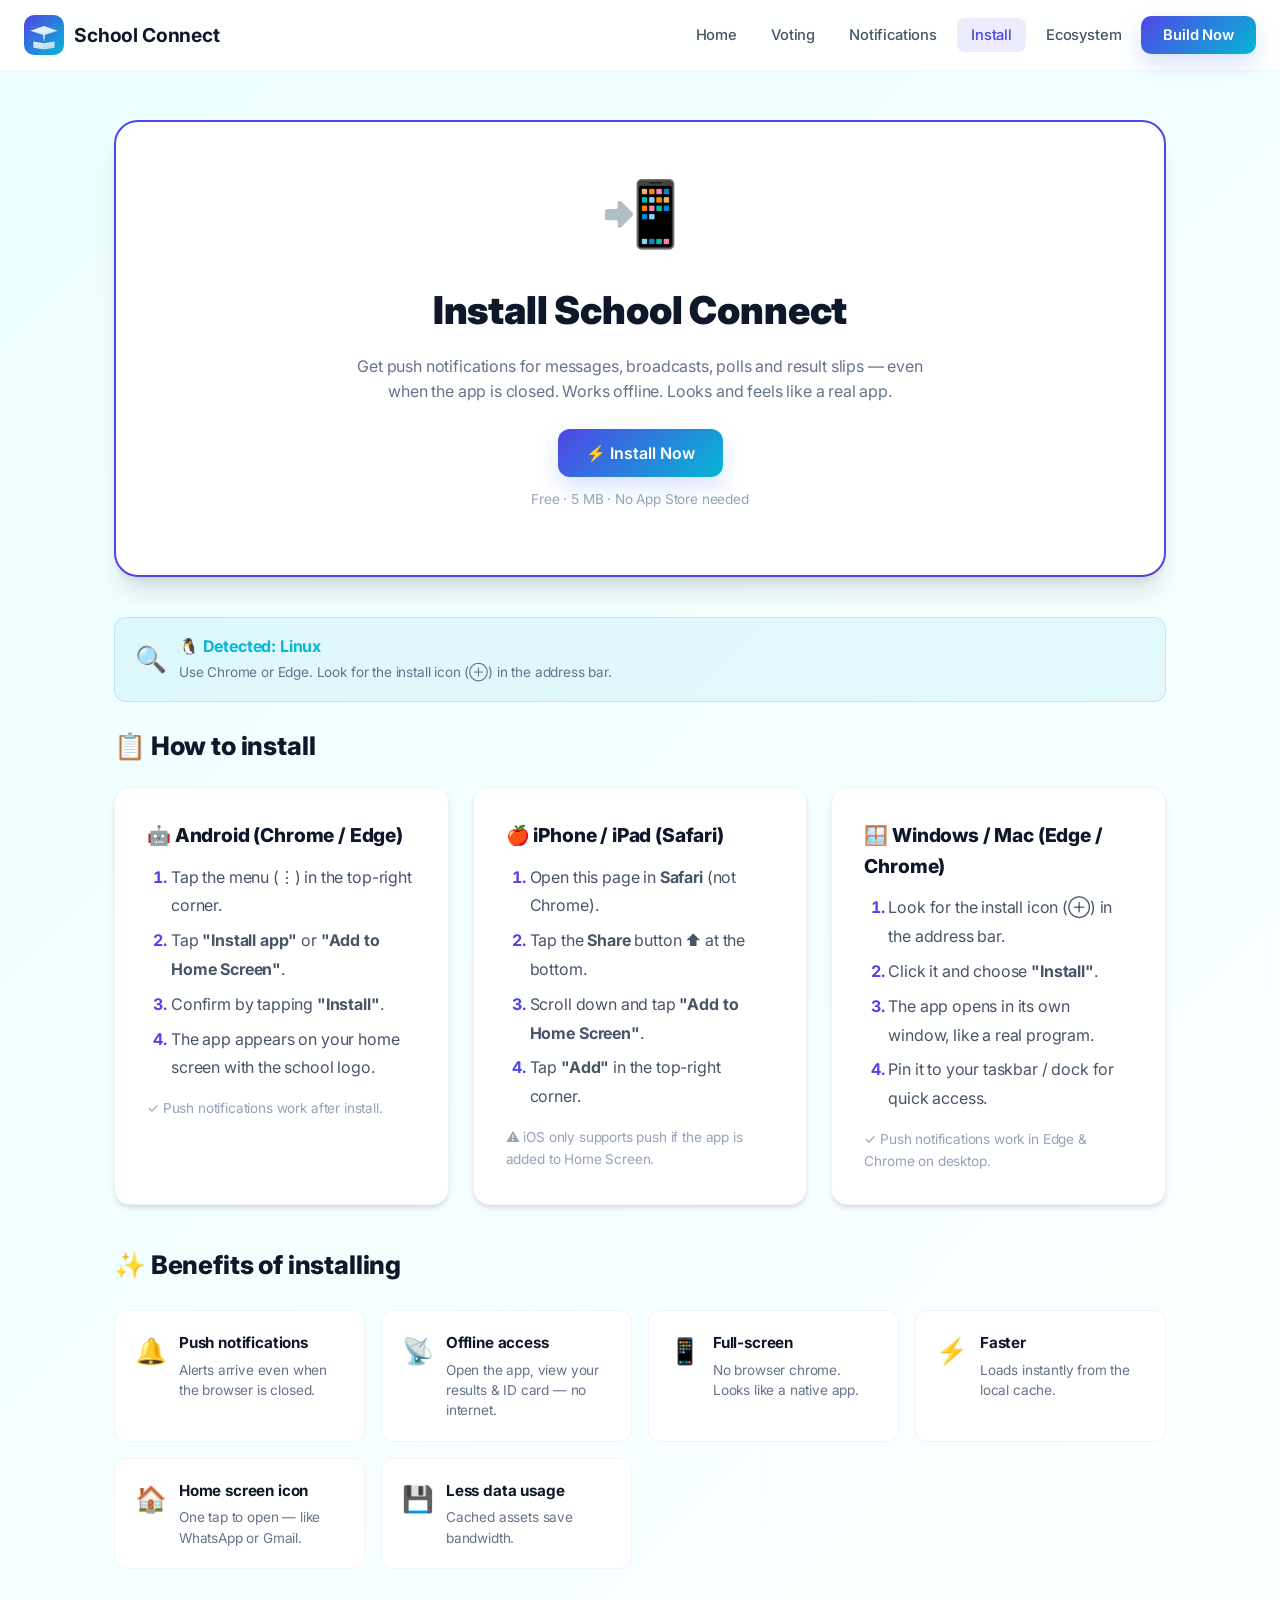
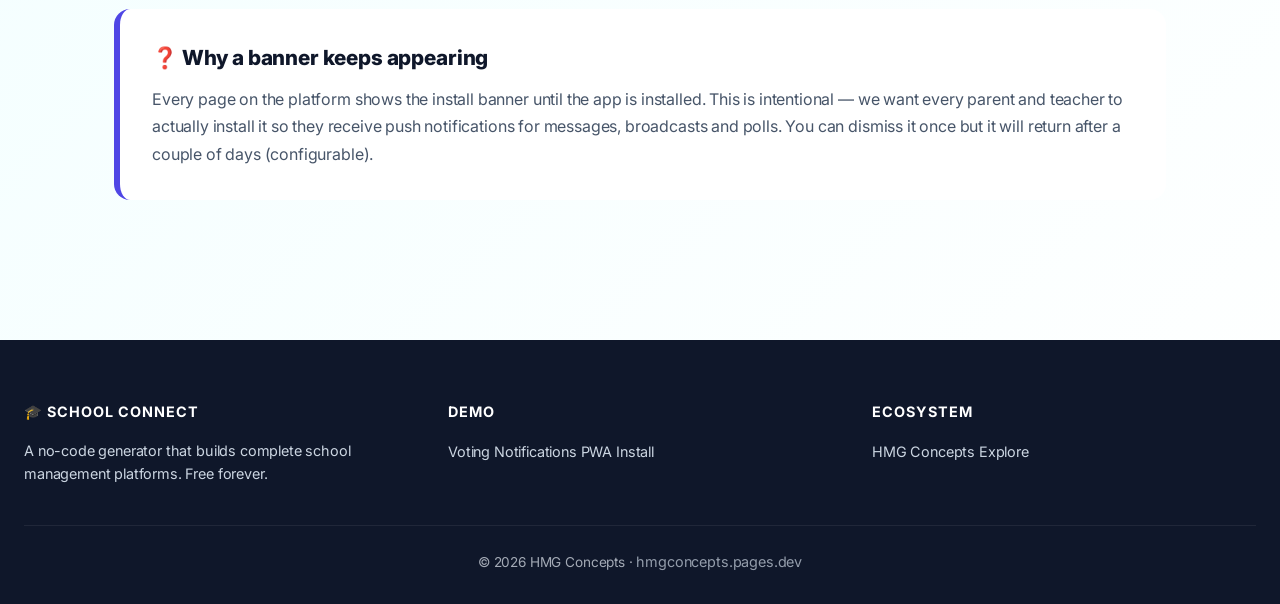
<file: install.html>
<!DOCTYPE html>
<html lang="en">
<head>
<meta charset="UTF-8">
<meta name="viewport" content="width=device-width, initial-scale=1.0">
<title>Install App — PWA Guide • School Connect</title>
<meta name="description" content="How to install the School Connect app on your phone or desktop. Once installed you get push notifications, offline access, and a full-screen experience. 100% free.">
<meta name="theme-color" content="#06b6d4">
<link rel="canonical" href="https://hmgconcepts.github.io/schoolconnect/install.html">
<meta property="og:title" content="Install the School Connect App">
<meta property="og:description" content="Get push notifications, offline access, and a full-screen app. Free for Android, iOS, Windows, Mac, Linux.">
<meta property="og:image" content="assets/img/og-cover.svg">
<meta property="og:type" content="article">
<meta name="twitter:card" content="summary_large_image">
<link rel="icon" type="image/svg+xml" href="assets/img/logo.svg">
<link rel="manifest" href="manifest.json">
<link href="https://fonts.googleapis.com/css2?family=Inter:wght@300;400;500;600;700;800;900&display=swap" rel="stylesheet">
<link rel="stylesheet" href="assets/css/style.css">
<style>
  body { background: linear-gradient(135deg, #ecfeff 0%, #fff 100%); min-height:100vh; }
  .install-page { padding: 120px 24px 60px; max-width: 1100px; margin: 0 auto; }
  .install-hero { text-align: center; padding: 40px 20px; background: white; border-radius: 24px; box-shadow: var(--shadow-lg); margin-bottom: 40px; border: 2px solid var(--primary); }
  .install-hero .icon { font-size: 4rem; margin-bottom: 16px; }
  .install-hero h1 { font-size: 2.4rem; font-weight: 900; color: var(--dark); margin-bottom: 12px; }
  .install-hero p { color: var(--gray-600); max-width: 600px; margin: 0 auto 24px; }
  .install-grid { display: grid; grid-template-columns: repeat(auto-fit, minmax(280px, 1fr)); gap: 24px; margin-bottom: 40px; }
  .install-card { background: white; padding: 32px; border-radius: 16px; border: 1px solid var(--gray-200); box-shadow: var(--shadow); }
  .install-card h3 { font-size: 1.2rem; font-weight: 800; color: var(--dark); margin-bottom: 12px; display: flex; align-items: center; gap: 10px; }
  .install-card ol { padding-left: 24px; line-height: 1.8; color: var(--gray-700); }
  .install-card ol li { margin-bottom: 6px; }
  .install-card ol li::marker { color: var(--primary); font-weight: 700; }
  .benefits { display: grid; grid-template-columns: repeat(auto-fit, minmax(220px, 1fr)); gap: 16px; margin-top: 24px; }
  .benefit { background: white; padding: 20px; border-radius: 12px; border: 1px solid var(--gray-200); display: flex; align-items: start; gap: 12px; }
  .benefit-icon { font-size: 1.6rem; }
  .benefit-title { font-weight: 700; color: var(--dark); font-size: 0.95rem; }
  .benefit-desc { color: var(--gray-600); font-size: 0.85rem; line-height: 1.5; margin-top: 4px; }
  .detect-banner { background: rgba(6,182,212,0.08); border: 1px solid rgba(6,182,212,0.2); border-radius: 12px; padding: 16px 20px; margin-bottom: 24px; display: flex; align-items: center; gap: 12px; }
  .detect-banner-icon { font-size: 1.6rem; }
  .detect-banner strong { color: var(--accent); display: block; }
  .detect-banner small { color: var(--gray-600); font-size: 0.85rem; }
</style>
</head>
<body>

<nav class="nav">
  <div class="nav-inner">
    <a href="index.html" class="nav-logo">
      <img src="assets/img/logo.svg" alt="">
      <span>School Connect</span>
    </a>
    <button class="mobile-toggle" onclick="document.querySelector('.nav-links').classList.toggle('show')" aria-label="Menu">
      <svg viewBox="0 0 24 24" fill="none" stroke="currentColor" stroke-width="2"><path d="M3 12h18M3 6h18M3 18h18"/></svg>
    </button>
    <ul class="nav-links">
      <li><a href="index.html">Home</a></li>
      <li><a href="voting.html">Voting</a></li>
      <li><a href="notifications.html">Notifications</a></li>
      <li><a href="install.html" class="active">Install</a></li>
      <li><a href="ecosystem.html">Ecosystem</a></li>
      <li><a href="builder.html" class="btn-primary">Build Now</a></li>
    </ul>
  </div>
</nav>

<div id="pwa-install-banner" class="pwa-install">
  <div class="pwa-install-header">
    <img src="assets/img/logo.svg" alt="" class="pwa-install-icon">
    <div style="flex:1">
      <div class="pwa-install-title">📲 Install School Connect</div>
      <div class="pwa-install-msg">Click "Install App" to get the full app experience.</div>
    </div>
    <button class="modal-close" data-pwa-action="dismiss">×</button>
  </div>
  <div class="pwa-install-actions">
    <button class="btn btn-outline btn-sm" data-pwa-action="never">Not now</button>
    <button class="btn btn-primary btn-sm" data-pwa-action="install">Install App</button>
  </div>
</div>

<div id="toast-container" class="toast-container"></div>

<main class="install-page">

  <section class="install-hero">
    <div class="icon">📲</div>
    <h1>Install School Connect</h1>
    <p>Get push notifications for messages, broadcasts, polls and result slips — even when the app is closed. Works offline. Looks and feels like a real app.</p>
    <button class="btn btn-primary btn-lg" onclick="installNow()">⚡ Install Now</button>
    <p style="margin-top:12px;font-size:0.85rem;color:var(--gray-500)">Free · 5 MB · No App Store needed</p>
  </section>

  <div id="detect-info" class="detect-banner">
    <div class="detect-banner-icon">🔍</div>
    <div>
      <strong id="detect-os">Detecting your device…</strong>
      <small id="detect-detail">Showing the right instructions for your browser.</small>
    </div>
  </div>

  <h2 style="font-size:1.6rem;font-weight:800;color:var(--dark);margin-bottom:20px">📋 How to install</h2>
  <div class="install-grid">
    <div class="install-card" id="card-android">
      <h3>🤖 Android (Chrome / Edge)</h3>
      <ol>
        <li>Tap the menu (⋮) in the top-right corner.</li>
        <li>Tap <strong>"Install app"</strong> or <strong>"Add to Home Screen"</strong>.</li>
        <li>Confirm by tapping <strong>"Install"</strong>.</li>
        <li>The app appears on your home screen with the school logo.</li>
      </ol>
      <p style="margin-top:16px;font-size:0.85rem;color:var(--gray-500)">✓ Push notifications work after install.</p>
    </div>
    <div class="install-card" id="card-ios">
      <h3>🍎 iPhone / iPad (Safari)</h3>
      <ol>
        <li>Open this page in <strong>Safari</strong> (not Chrome).</li>
        <li>Tap the <strong>Share</strong> button ⬆️ at the bottom.</li>
        <li>Scroll down and tap <strong>"Add to Home Screen"</strong>.</li>
        <li>Tap <strong>"Add"</strong> in the top-right corner.</li>
      </ol>
      <p style="margin-top:16px;font-size:0.85rem;color:var(--gray-500)">⚠️ iOS only supports push if the app is added to Home Screen.</p>
    </div>
    <div class="install-card" id="card-windows">
      <h3>🪟 Windows / Mac (Edge / Chrome)</h3>
      <ol>
        <li>Look for the install icon (⊕) in the address bar.</li>
        <li>Click it and choose <strong>"Install"</strong>.</li>
        <li>The app opens in its own window, like a real program.</li>
        <li>Pin it to your taskbar / dock for quick access.</li>
      </ol>
      <p style="margin-top:16px;font-size:0.85rem;color:var(--gray-500)">✓ Push notifications work in Edge &amp; Chrome on desktop.</p>
    </div>
  </div>

  <h2 style="font-size:1.6rem;font-weight:800;color:var(--dark);margin:40px 0 20px">✨ Benefits of installing</h2>
  <div class="benefits">
    <div class="benefit"><div class="benefit-icon">🔔</div><div><div class="benefit-title">Push notifications</div><div class="benefit-desc">Alerts arrive even when the browser is closed.</div></div></div>
    <div class="benefit"><div class="benefit-icon">📡</div><div><div class="benefit-title">Offline access</div><div class="benefit-desc">Open the app, view your results &amp; ID card — no internet.</div></div></div>
    <div class="benefit"><div class="benefit-icon">📱</div><div><div class="benefit-title">Full-screen</div><div class="benefit-desc">No browser chrome. Looks like a native app.</div></div></div>
    <div class="benefit"><div class="benefit-icon">⚡</div><div><div class="benefit-title">Faster</div><div class="benefit-desc">Loads instantly from the local cache.</div></div></div>
    <div class="benefit"><div class="benefit-icon">🏠</div><div><div class="benefit-title">Home screen icon</div><div class="benefit-desc">One tap to open — like WhatsApp or Gmail.</div></div></div>
    <div class="benefit"><div class="benefit-icon">💾</div><div><div class="benefit-title">Less data usage</div><div class="benefit-desc">Cached assets save bandwidth.</div></div></div>
  </div>

  <div style="background:white;padding:32px;border-radius:16px;margin-top:40px;border-left:6px solid var(--primary)">
    <h2 style="font-size:1.3rem;font-weight:800;color:var(--dark);margin-bottom:12px">❓ Why a banner keeps appearing</h2>
    <p style="color:var(--gray-700);line-height:1.7">Every page on the platform shows the install banner until the app is installed. This is intentional — we want every parent and teacher to actually install it so they receive push notifications for messages, broadcasts and polls. You can dismiss it once but it will return after a couple of days (configurable).</p>
  </div>

</main>

<footer class="footer">
  <div class="footer-grid" style="grid-template-columns:1fr 1fr 1fr">
    <div>
      <h5>🎓 School Connect</h5>
      <p style="color:var(--gray-400);font-size:0.9rem">A no-code generator that builds complete school management platforms. Free forever.</p>
    </div>
    <div>
      <h5>Demo</h5>
      <a href="voting.html">Voting</a>
      <a href="notifications.html">Notifications</a>
      <a href="install.html">PWA Install</a>
    </div>
    <div>
      <h5>Ecosystem</h5>
      <a href="https://hmgconcepts.pages.dev/" target="_blank" rel="noopener">HMG Concepts</a>
      <a href="ecosystem.html">Explore</a>
    </div>
  </div>
  <div class="footer-bottom">© 2026 HMG Concepts · <a href="https://hmgconcepts.pages.dev/" target="_blank" rel="noopener" style="color:var(--gray-400)">hmgconcepts.pages.dev</a></div>
</footer>

<script>
  function detectDevice() {
    const ua = navigator.userAgent;
    const osEl = document.getElementById('detect-os');
    const detailEl = document.getElementById('detect-detail');
    if (/iPad|iPhone|iPod/.test(ua) && !window.MSStream) {
      osEl.textContent = '📱 Detected: iPhone / iPad (Safari recommended)';
      detailEl.textContent = 'Tap the Share button ⬆️ and choose "Add to Home Screen".';
    } else if (/Android/.test(ua)) {
      osEl.textContent = '🤖 Detected: Android';
      detailEl.textContent = 'Tap the menu (⋮) and choose "Install app" or "Add to Home Screen".';
    } else if (/Windows/.test(ua)) {
      osEl.textContent = '🪟 Detected: Windows';
      detailEl.textContent = 'Look for the install icon (⊕) in the address bar of Edge or Chrome.';
    } else if (/Mac/.test(ua)) {
      osEl.textContent = '🍎 Detected: macOS';
      detailEl.textContent = 'Use Chrome or Edge. Look for the install icon (⊕) in the address bar.';
    } else if (/Linux/.test(ua)) {
      osEl.textContent = '🐧 Detected: Linux';
      detailEl.textContent = 'Use Chrome or Edge. Look for the install icon (⊕) in the address bar.';
    } else {
      osEl.textContent = '🌐 Detected: ' + ua.split(' ').pop();
      detailEl.textContent = 'Most modern browsers support PWA install. Look for the install icon.';
    }
  }
  detectDevice();

  let deferredPrompt = null;
  window.addEventListener('beforeinstallprompt', e => {
    e.preventDefault();
    deferredPrompt = e;
  });

  async function installNow() {
    if (deferredPrompt) {
      deferredPrompt.prompt();
      const choice = await deferredPrompt.userChoice;
      if (choice.outcome === 'accepted') {
        toast('🎉 Installing…', 'success', 4000);
      } else {
        toast('You can install later from your browser menu.', 'info', 4000);
      }
      deferredPrompt = null;
    } else {
      const ua = navigator.userAgent;
      if (/iPad|iPhone|iPod/.test(ua)) {
        toast('Tap the Share button ⬆️ and choose "Add to Home Screen".', 'info', 5000);
      } else {
        toast('Look for the install icon (⊕) in your browser address bar.', 'info', 5000);
      }
    }
  }

  function toast(msg, type='info', ms=3500) {
    const c = document.getElementById('toast-container');
    if (!c) return;
    const t = document.createElement('div');
    t.className = 'toast toast-' + type;
    t.innerHTML = '<div class="toast-msg">' + msg + '</div>';
    c.appendChild(t);
    setTimeout(() => { t.style.animation = 'slideOut 0.3s ease forwards'; setTimeout(() => t.remove(), 300); }, ms);
  }

  if (typeof PWAInstall !== 'undefined') PWAInstall.init();
  if ('serviceWorker' in navigator) navigator.serviceWorker.register('sw.js').catch(()=>{});
</script>
</body>
</html>
</file>
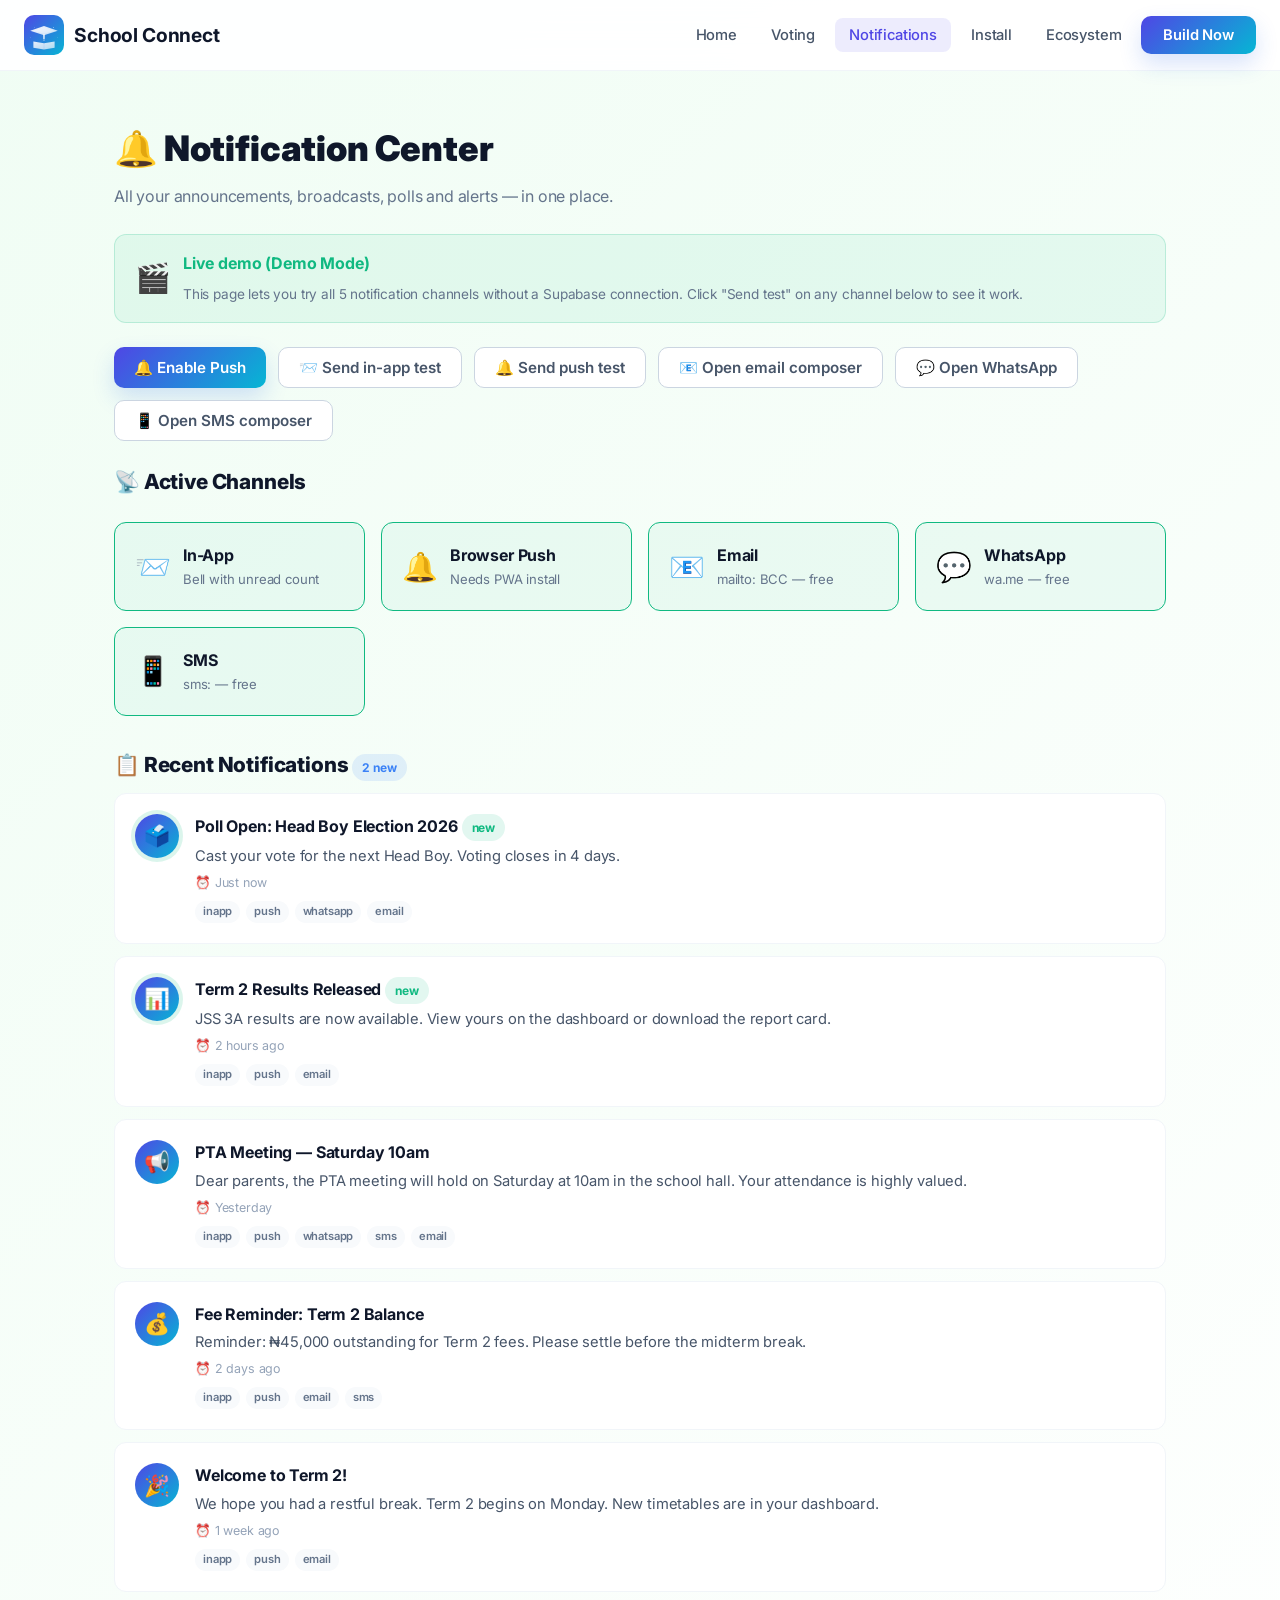
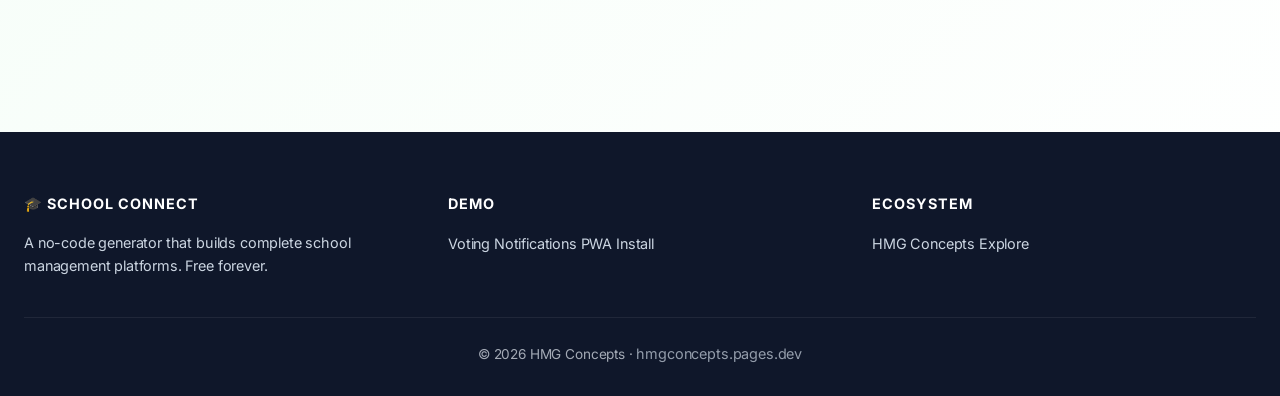
<file: notifications.html>
<!DOCTYPE html>
<html lang="en">
<head>
<meta charset="UTF-8">
<meta name="viewport" content="width=device-width, initial-scale=1.0">
<title>Notifications Demo • School Connect</title>
<meta name="description" content="Multi-channel notifications: in-app bell, browser push, email, WhatsApp, SMS. Triggered on every message, broadcast, poll and result. Free, no AI API.">
<meta name="theme-color" content="#10b981">
<link rel="canonical" href="https://hmgconcepts.github.io/schoolconnect/notifications.html">
<meta property="og:title" content="Notifications Center Demo • School Connect">
<meta property="og:description" content="In-app bell + browser push + email + WhatsApp + SMS. Every announcement, broadcast and poll triggers all enabled channels.">
<meta property="og:image" content="assets/img/og-cover.svg">
<meta property="og:type" content="article">
<meta name="twitter:card" content="summary_large_image">
<link rel="icon" type="image/svg+xml" href="assets/img/logo.svg">
<link rel="manifest" href="manifest.json">
<link href="https://fonts.googleapis.com/css2?family=Inter:wght@300;400;500;600;700;800;900&display=swap" rel="stylesheet">
<link rel="stylesheet" href="assets/css/style.css">
<style>
  body { background: linear-gradient(135deg, #f0fdf4 0%, #fff 100%); min-height:100vh; }
  .demo-banner { background: rgba(16,185,129,0.08); border: 1px solid rgba(16,185,129,0.2); border-radius: 12px; padding: 16px 20px; margin-bottom: 24px; display: flex; align-items: center; gap: 12px; }
  .demo-banner-icon { font-size: 1.8rem; }
  .demo-banner-text strong { color: var(--success); display: block; margin-bottom: 4px; }
  .demo-banner-text small { color: var(--gray-600); font-size: 0.85rem; }
  .notif-page { padding: 120px 24px 60px; max-width: 1100px; margin: 0 auto; }
  .notif-controls { display: flex; gap: 12px; margin-bottom: 24px; flex-wrap: wrap; }
  .notif-channels { display: grid; grid-template-columns: repeat(auto-fit, minmax(200px, 1fr)); gap: 16px; margin: 24px 0; }
  .channel-card { background: white; padding: 20px; border-radius: 12px; border: 1px solid var(--gray-200); display: flex; align-items: center; gap: 12px; cursor: pointer; transition: var(--transition); }
  .channel-card:hover { transform: translateY(-2px); box-shadow: var(--shadow); border-color: var(--primary); }
  .channel-card.active { background: rgba(16,185,129,0.06); border-color: var(--success); }
  .channel-icon { font-size: 1.8rem; }
  .channel-name { font-weight: 700; color: var(--dark); }
  .channel-desc { font-size: 0.82rem; color: var(--gray-600); }
  .notif-list { display: flex; flex-direction: column; gap: 12px; }
  .notif-entry { background: white; padding: 20px; border-radius: 12px; border: 1px solid var(--gray-200); display: flex; gap: 16px; align-items: start; transition: var(--transition); }
  .notif-entry:hover { box-shadow: var(--shadow); border-color: var(--primary); }
  .notif-entry-icon { width: 44px; height: 44px; border-radius: 50%; background: var(--gradient); color: white; display: flex; align-items: center; justify-content: center; font-size: 1.3rem; flex-shrink: 0; }
  .notif-entry.unread .notif-entry-icon { background: var(--gradient); box-shadow: 0 0 0 4px rgba(16,185,129,0.15); }
  .notif-entry-body { flex: 1; }
  .notif-entry-title { font-weight: 700; color: var(--dark); margin-bottom: 4px; }
  .notif-entry-msg { color: var(--gray-700); font-size: 0.92rem; line-height: 1.5; }
  .notif-entry-time { font-size: 0.78rem; color: var(--gray-500); margin-top: 6px; }
  .notif-entry-channels { margin-top: 8px; display: flex; gap: 6px; flex-wrap: wrap; }
  .channel-pill { font-size: 0.7rem; padding: 2px 8px; border-radius: 50px; background: var(--gray-100); color: var(--gray-600); font-weight: 600; }
</style>
</head>
<body>

<nav class="nav">
  <div class="nav-inner">
    <a href="index.html" class="nav-logo">
      <img src="assets/img/logo.svg" alt="">
      <span>School Connect</span>
    </a>
    <button class="mobile-toggle" onclick="document.querySelector('.nav-links').classList.toggle('show')" aria-label="Menu">
      <svg viewBox="0 0 24 24" fill="none" stroke="currentColor" stroke-width="2"><path d="M3 12h18M3 6h18M3 18h18"/></svg>
    </button>
    <ul class="nav-links">
      <li><a href="index.html">Home</a></li>
      <li><a href="voting.html">Voting</a></li>
      <li><a href="notifications.html" class="active">Notifications</a></li>
      <li><a href="install.html">Install</a></li>
      <li><a href="ecosystem.html">Ecosystem</a></li>
      <li><a href="builder.html" class="btn-primary">Build Now</a></li>
    </ul>
  </div>
</nav>

<div id="pwa-install-banner" class="pwa-install">
  <div class="pwa-install-header">
    <img src="assets/img/logo.svg" alt="" class="pwa-install-icon">
    <div style="flex:1">
      <div class="pwa-install-title">📲 Install for push notifications</div>
      <div class="pwa-install-msg">Without installing, browser push won't work. Email + WhatsApp + SMS still work.</div>
    </div>
    <button class="modal-close" data-pwa-action="dismiss">×</button>
  </div>
  <div class="pwa-install-actions">
    <button class="btn btn-outline btn-sm" data-pwa-action="never">Not now</button>
    <button class="btn btn-primary btn-sm" data-pwa-action="install">Install App</button>
  </div>
</div>

<div id="toast-container" class="toast-container"></div>

<main class="notif-page">

  <h1 style="font-size:2.2rem;font-weight:900;color:var(--dark);margin-bottom:8px">🔔 Notification Center</h1>
  <p style="color:var(--gray-600);margin-bottom:24px">All your announcements, broadcasts, polls and alerts — in one place.</p>

  <div class="demo-banner">
    <div class="demo-banner-icon">🎬</div>
    <div class="demo-banner-text">
      <strong>Live demo (Demo Mode)</strong>
      <small>This page lets you try all 5 notification channels without a Supabase connection. Click "Send test" on any channel below to see it work.</small>
    </div>
  </div>

  <div class="notif-controls">
    <button class="btn btn-primary" onclick="requestPushPermission()">🔔 Enable Push</button>
    <button class="btn btn-outline" onclick="testInApp()">📨 Send in-app test</button>
    <button class="btn btn-outline" onclick="testPush()">🔔 Send push test</button>
    <button class="btn btn-outline" onclick="testEmail()">📧 Open email composer</button>
    <button class="btn btn-outline" onclick="testWhatsApp()">💬 Open WhatsApp</button>
    <button class="btn btn-outline" onclick="testSMS()">📱 Open SMS composer</button>
  </div>

  <h2 style="font-size:1.3rem;font-weight:800;color:var(--dark);margin:24px 0 12px">📡 Active Channels</h2>
  <div class="notif-channels">
    <div class="channel-card active" onclick="testInApp()">
      <div class="channel-icon">📨</div>
      <div><div class="channel-name">In-App</div><div class="channel-desc">Bell with unread count</div></div>
    </div>
    <div class="channel-card active" onclick="testPush()">
      <div class="channel-icon">🔔</div>
      <div><div class="channel-name">Browser Push</div><div class="channel-desc">Needs PWA install</div></div>
    </div>
    <div class="channel-card active" onclick="testEmail()">
      <div class="channel-icon">📧</div>
      <div><div class="channel-name">Email</div><div class="channel-desc">mailto: BCC — free</div></div>
    </div>
    <div class="channel-card active" onclick="testWhatsApp()">
      <div class="channel-icon">💬</div>
      <div><div class="channel-name">WhatsApp</div><div class="channel-desc">wa.me — free</div></div>
    </div>
    <div class="channel-card active" onclick="testSMS()">
      <div class="channel-icon">📱</div>
      <div><div class="channel-name">SMS</div><div class="channel-desc">sms: — free</div></div>
    </div>
  </div>

  <h2 style="font-size:1.3rem;font-weight:800;color:var(--dark);margin:32px 0 12px">📋 Recent Notifications <span class="badge badge-info" id="unread-count">0 new</span></h2>
  <div class="notif-list" id="notif-list">
    <!-- Filled by JS -->
  </div>

</main>

<footer class="footer">
  <div class="footer-grid" style="grid-template-columns:1fr 1fr 1fr">
    <div>
      <h5>🎓 School Connect</h5>
      <p style="color:var(--gray-400);font-size:0.9rem">A no-code generator that builds complete school management platforms. Free forever.</p>
    </div>
    <div>
      <h5>Demo</h5>
      <a href="voting.html">Voting</a>
      <a href="notifications.html">Notifications</a>
      <a href="install.html">PWA Install</a>
    </div>
    <div>
      <h5>Ecosystem</h5>
      <a href="https://hmgconcepts.pages.dev/" target="_blank" rel="noopener">HMG Concepts</a>
      <a href="ecosystem.html">Explore</a>
    </div>
  </div>
  <div class="footer-bottom">© 2026 HMG Concepts · <a href="https://hmgconcepts.pages.dev/" target="_blank" rel="noopener" style="color:var(--gray-400)">hmgconcepts.pages.dev</a></div>
</footer>

<script>
  // Sample notifications (all five channels supported)
  const SAMPLE_NOTIFS = [
    {
      id: 1, unread: true,
      icon: '🗳️',
      title: 'Poll Open: Head Boy Election 2026',
      body: 'Cast your vote for the next Head Boy. Voting closes in 4 days.',
      time: 'Just now',
      channels: ['inapp','push','whatsapp','email']
    },
    {
      id: 2, unread: true,
      icon: '📊',
      title: 'Term 2 Results Released',
      body: 'JSS 3A results are now available. View yours on the dashboard or download the report card.',
      time: '2 hours ago',
      channels: ['inapp','push','email']
    },
    {
      id: 3, unread: false,
      icon: '📢',
      title: 'PTA Meeting — Saturday 10am',
      body: 'Dear parents, the PTA meeting will hold on Saturday at 10am in the school hall. Your attendance is highly valued.',
      time: 'Yesterday',
      channels: ['inapp','push','whatsapp','sms','email']
    },
    {
      id: 4, unread: false,
      icon: '💰',
      title: 'Fee Reminder: Term 2 Balance',
      body: 'Reminder: ₦45,000 outstanding for Term 2 fees. Please settle before the midterm break.',
      time: '2 days ago',
      channels: ['inapp','push','email','sms']
    },
    {
      id: 5, unread: false,
      icon: '🎉',
      title: 'Welcome to Term 2!',
      body: 'We hope you had a restful break. Term 2 begins on Monday. New timetables are in your dashboard.',
      time: '1 week ago',
      channels: ['inapp','push','email']
    }
  ];

  function render() {
    const c = document.getElementById('notif-list');
    const unread = SAMPLE_NOTIFS.filter(n => n.unread).length;
    document.getElementById('unread-count').textContent = unread + ' new';
    c.innerHTML = SAMPLE_NOTIFS.map(n => `
      <div class="notif-entry ${n.unread ? 'unread' : ''}">
        <div class="notif-entry-icon">${n.icon}</div>
        <div class="notif-entry-body">
          <div class="notif-entry-title">${n.title} ${n.unread ? '<span class="badge badge-success">new</span>' : ''}</div>
          <div class="notif-entry-msg">${n.body}</div>
          <div class="notif-entry-time">⏰ ${n.time}</div>
          <div class="notif-entry-channels">
            ${n.channels.map(ch => `<span class="channel-pill">${ch}</span>`).join('')}
          </div>
        </div>
      </div>
    `).join('');
  }

  function toast(msg, type='info', ms=3500) {
    const c = document.getElementById('toast-container');
    if (!c) return;
    const t = document.createElement('div');
    t.className = 'toast toast-' + type;
    t.innerHTML = '<div class="toast-msg">' + msg + '</div>';
    c.appendChild(t);
    setTimeout(() => { t.style.animation = 'slideOut 0.3s ease forwards'; setTimeout(() => t.remove(), 300); }, ms);
  }

  async function requestPushPermission() {
    if (!('Notification' in window)) { toast('Not supported', 'warning'); return; }
    const res = await Notification.requestPermission();
    toast('Permission: ' + res, res === 'granted' ? 'success' : 'warning', 4000);
  }

  function testInApp() { toast('📨 In-app notification: Test sent!', 'success'); }
  function testPush() {
    if (Notification.permission !== 'granted') { toast('Please click "Enable Push" first.', 'warning'); return; }
    new Notification('🔔 School Connect', { body: 'This is a push notification test!', icon: 'assets/img/logo.svg' });
    toast('🔔 Push sent! Check your browser/system tray.', 'success', 4000);
  }
  function testEmail() {
    const subject = encodeURIComponent('School Notice — Test');
    const body = encodeURIComponent('Hello parent,\n\nThis is a test from School Connect.\n\nOpen: https://example.com/');
    window.open(`mailto:?subject=${subject}&body=${body}`);
    toast('📧 Email composer opened.', 'info');
  }
  function testWhatsApp() {
    const text = encodeURIComponent('*School Connect Test*\n\nThis message opens WhatsApp. Click send to any recipient.');
    window.open(`https://wa.me/?text=${text}`);
    toast('💬 WhatsApp opened.', 'info');
  }
  function testSMS() {
    const text = encodeURIComponent('School Connect test — ' + new Date().toLocaleString());
    window.open(`sms:?body=${text}`);
    toast('📱 SMS composer opened.', 'info');
  }

  render();
  if (typeof PWAInstall !== 'undefined') PWAInstall.init();
  if ('serviceWorker' in navigator) navigator.serviceWorker.register('sw.js').catch(()=>{});
</script>
</body>
</html>
</file>
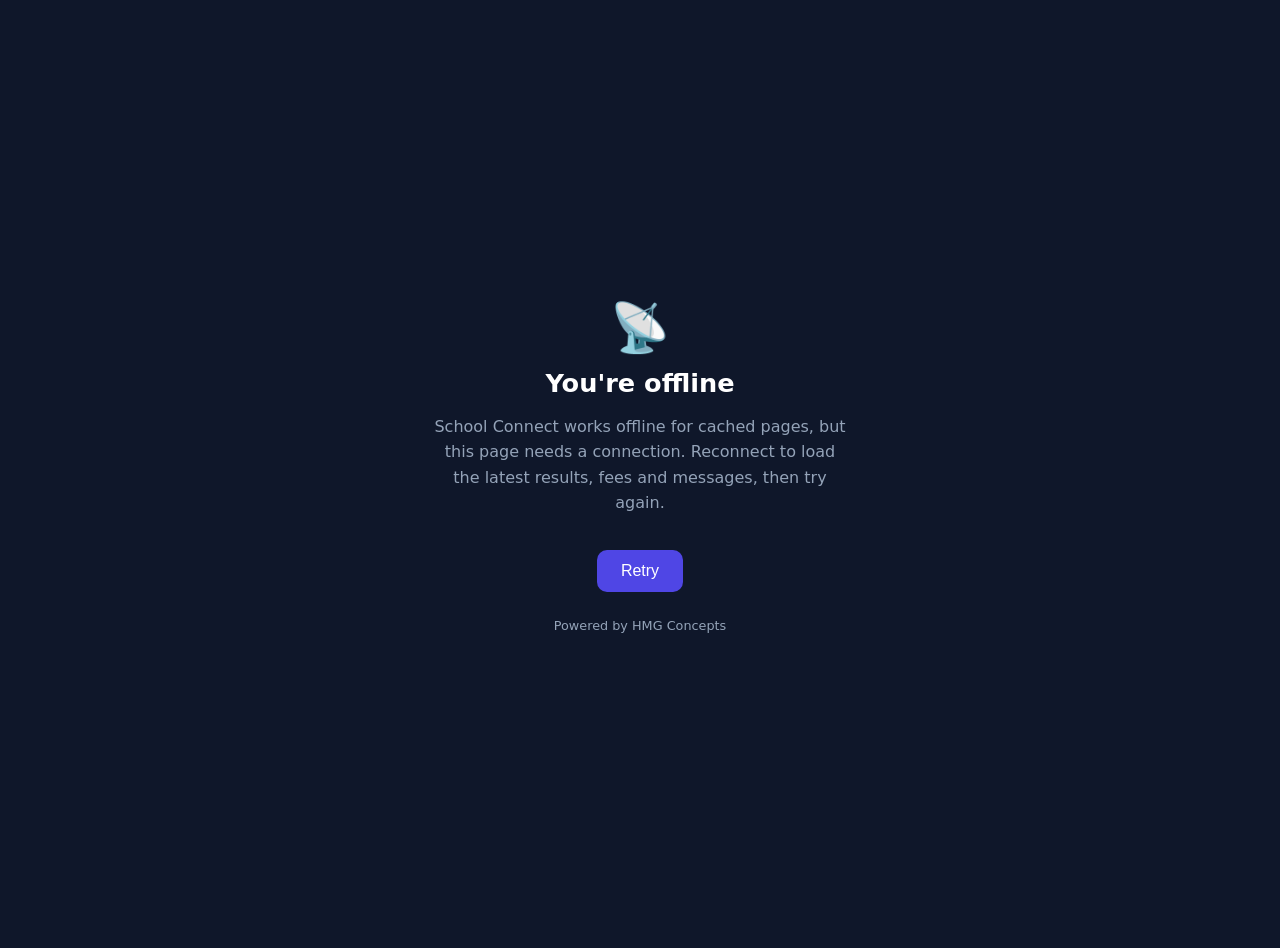
<file: offline.html>
<!DOCTYPE html>
<html lang="en">
<head>
<meta charset="UTF-8">
<meta name="viewport" content="width=device-width, initial-scale=1.0">
<title>Offline • School Connect</title>
<style>
  body{font-family:system-ui,-apple-system,sans-serif;background:#0f172a;color:#fff;margin:0;min-height:100vh;display:flex;align-items:center;justify-content:center;text-align:center;padding:24px}
  .box{max-width:420px}
  h1{font-size:1.6rem;margin:12px 0}
  p{color:#94a3b8;line-height:1.6}
  button{margin-top:18px;background:#4f46e5;color:#fff;border:none;padding:12px 24px;border-radius:10px;font-size:1rem;cursor:pointer}
</style>
</head>
<body>
  <div class="box">
    <div style="font-size:3rem">📡</div>
    <h1>You're offline</h1>
    <p>School Connect works offline for cached pages, but this page needs a connection.
       Reconnect to load the latest results, fees and messages, then try again.</p>
    <button onclick="location.reload()">Retry</button>
    <p style="margin-top:24px;font-size:.8rem">Powered by HMG Concepts</p>
  </div>
</body>
</html>
</file>
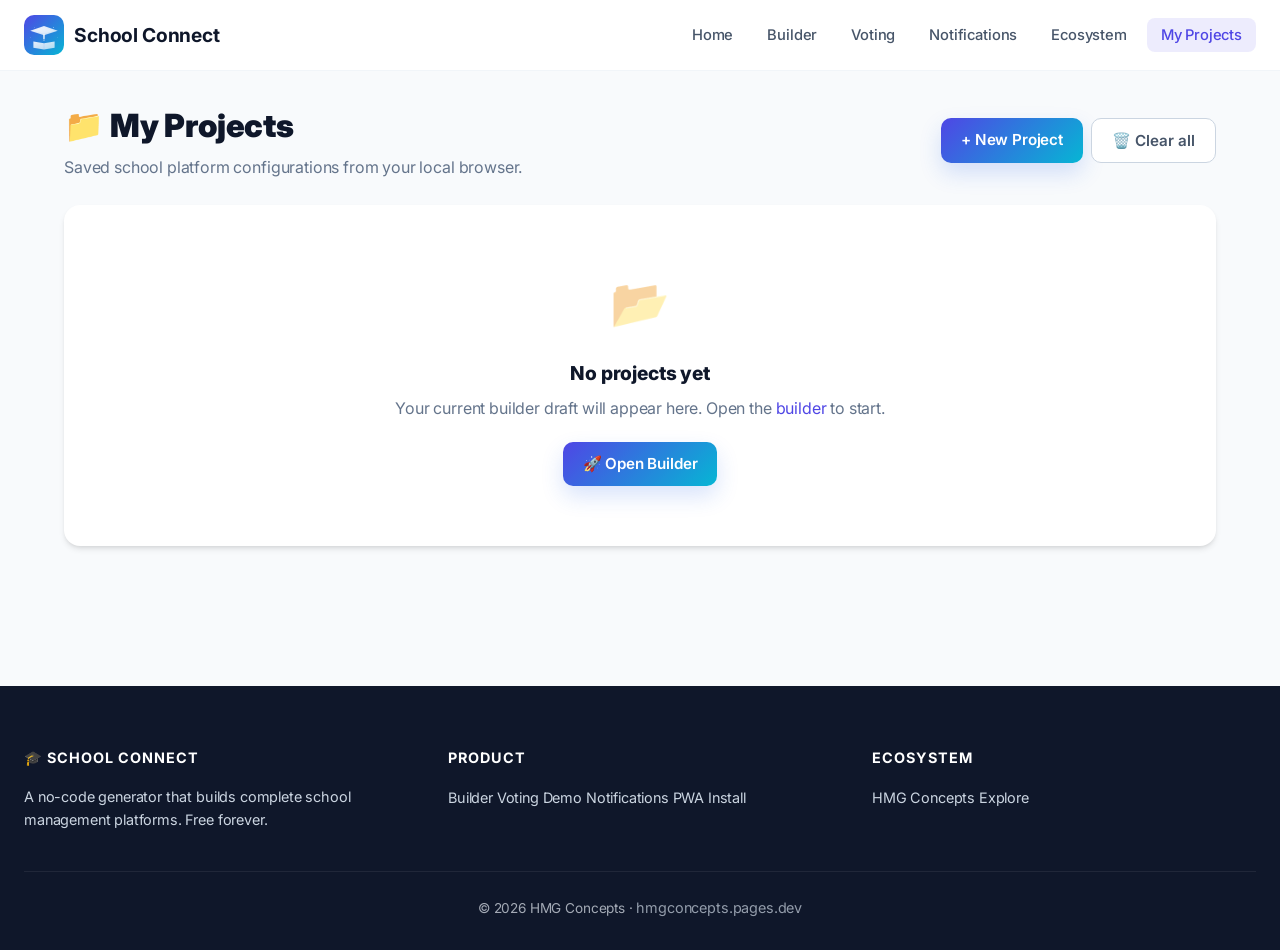
<file: projects.html>
<!DOCTYPE html>
<html lang="en">
<head>
<meta charset="UTF-8">
<meta name="viewport" content="width=device-width, initial-scale=1.0">
<title>My Projects • School Connect — HMG Concepts</title>
<meta name="description" content="Manage your saved school platform projects. Save, load and share configurations.">
<meta name="theme-color" content="#4f46e5">
<link rel="canonical" href="https://hmgconcepts.github.io/schoolconnect/projects.html">
<link rel="icon" type="image/svg+xml" href="assets/img/logo.svg">
<link rel="manifest" href="manifest.json">
<link href="https://fonts.googleapis.com/css2?family=Inter:wght@300;400;500;600;700;800;900&display=swap" rel="stylesheet">
<link rel="stylesheet" href="assets/css/style.css">
<style>
  body { background: var(--gray-100); }
  .projects-shell { max-width: 1200px; margin: 0 auto; padding: 100px 24px 60px; }
  .projects-grid { display: grid; grid-template-columns: repeat(auto-fill, minmax(320px, 1fr)); gap: 24px; margin-top: 24px; }
  .project-card { background: white; border-radius: 16px; padding: 28px; box-shadow: var(--shadow); border: 1px solid var(--gray-200); transition: var(--transition); }
  .project-card:hover { transform: translateY(-4px); box-shadow: var(--shadow-lg); }
  .project-header { display: flex; align-items: center; gap: 16px; margin-bottom: 16px; }
  .project-avatar { width: 48px; height: 48px; border-radius: 12px; background: var(--gradient); display: flex; align-items: center; justify-content: center; font-size: 1.3rem; color: white; font-weight: 800; }
  .project-info h3 { font-size: 1.05rem; font-weight: 800; color: var(--dark); }
  .project-info span { font-size: 0.8rem; color: var(--gray-500); }
  .project-stats { display: flex; gap: 24px; margin-bottom: 16px; padding: 16px 0; border-top: 1px solid var(--gray-100); border-bottom: 1px solid var(--gray-100); }
  .project-stat { text-align: center; }
  .project-stat .value { font-size: 1.2rem; font-weight: 800; color: var(--primary); }
  .project-stat .label { font-size: 0.72rem; color: var(--gray-500); text-transform: uppercase; letter-spacing: 0.5px; }
  .empty-state { text-align: center; padding: 60px 24px; background: white; border-radius: 16px; box-shadow: var(--shadow); }
  .empty-state .icon { font-size: 3rem; margin-bottom: 16px; opacity: 0.5; }
  .empty-state h3 { font-size: 1.2rem; font-weight: 800; color: var(--dark); margin-bottom: 8px; }
  .empty-state p { color: var(--gray-600); margin-bottom: 20px; }
</style>
</head>
<body>

<nav class="nav">
  <div class="nav-inner">
    <a href="index.html" class="nav-logo">
      <img src="assets/img/logo.svg" alt="">
      <span>School Connect</span>
    </a>
    <button class="mobile-toggle" onclick="document.querySelector('.nav-links').classList.toggle('show')" aria-label="Menu">
      <svg viewBox="0 0 24 24" fill="none" stroke="currentColor" stroke-width="2"><path d="M3 12h18M3 6h18M3 18h18"/></svg>
    </button>
    <ul class="nav-links">
      <li><a href="index.html">Home</a></li>
      <li><a href="builder.html">Builder</a></li>
      <li><a href="voting.html">Voting</a></li>
      <li><a href="notifications.html">Notifications</a></li>
      <li><a href="ecosystem.html">Ecosystem</a></li>
      <li><a href="projects.html" class="active">My Projects</a></li>
    </ul>
  </div>
</nav>

<div id="pwa-install-banner" class="pwa-install">
  <div class="pwa-install-header">
    <img src="assets/img/logo.svg" alt="" class="pwa-install-icon">
    <div style="flex:1">
      <div class="pwa-install-title">📲 Install School Connect</div>
      <div class="pwa-install-msg">Save your projects offline. Get updates.</div>
    </div>
    <button class="modal-close" data-pwa-action="dismiss">×</button>
  </div>
  <div class="pwa-install-actions">
    <button class="btn btn-outline btn-sm" data-pwa-action="never">Not now</button>
    <button class="btn btn-primary btn-sm" data-pwa-action="install">Install App</button>
  </div>
</div>

<div id="toast-container" class="toast-container"></div>

<main class="projects-shell">
  <div style="display:flex;justify-content:space-between;align-items:center;margin-bottom:24px;flex-wrap:wrap;gap:12px">
    <div>
      <h1 style="font-size:2rem;font-weight:900;color:var(--dark);margin-bottom:4px">📁 My Projects</h1>
      <p style="color:var(--gray-600)">Saved school platform configurations from your local browser.</p>
    </div>
    <div style="display:flex;gap:8px">
      <a href="builder.html" class="btn btn-primary">+ New Project</a>
      <button class="btn btn-outline" onclick="clearAll()">🗑️ Clear all</button>
    </div>
  </div>

  <div id="projects-list"></div>
</main>

<footer class="footer">
  <div class="footer-grid" style="grid-template-columns:1fr 1fr 1fr">
    <div>
      <h5>🎓 School Connect</h5>
      <p style="color:var(--gray-400);font-size:0.9rem">A no-code generator that builds complete school management platforms. Free forever.</p>
    </div>
    <div>
      <h5>Product</h5>
      <a href="builder.html">Builder</a>
      <a href="voting.html">Voting Demo</a>
      <a href="notifications.html">Notifications</a>
      <a href="install.html">PWA Install</a>
    </div>
    <div>
      <h5>Ecosystem</h5>
      <a href="https://hmgconcepts.pages.dev/" target="_blank" rel="noopener">HMG Concepts</a>
      <a href="ecosystem.html">Explore</a>
    </div>
  </div>
  <div class="footer-bottom">© 2026 HMG Concepts · <a href="https://hmgconcepts.pages.dev/" target="_blank" rel="noopener" style="color:var(--gray-400)">hmgconcepts.pages.dev</a></div>
</footer>

<script src="assets/js/notifications.js"></script>
<script src="assets/js/pwa-install.js"></script>
<script>
  function loadProjects() {
    try {
      const saved = localStorage.getItem('sc-wizard-config');
      const list = document.getElementById('projects-list');
      if (!saved) {
        list.innerHTML = `
          <div class="empty-state">
            <div class="icon">📂</div>
            <h3>No projects yet</h3>
            <p>Your current builder draft will appear here. Open the <a href="builder.html">builder</a> to start.</p>
            <a href="builder.html" class="btn btn-primary">🚀 Open Builder</a>
          </div>`;
        return;
      }
      const cfg = JSON.parse(saved);
      const initial = (cfg.schoolName || 'S').trim()[0].toUpperCase() || 'S';
      const moduleCount = (cfg.modules || []).length;
      const presetName = cfg.presetId ? cfg.presetId.replace(/([A-Z])/g, ' $1').replace(/^./, c => c.toUpperCase()) : 'Custom';
      const themeName = cfg.themeId || 'indigo';
      const lastEdit = new Date().toLocaleString();
      list.innerHTML = `
        <div class="projects-grid">
          <div class="project-card">
            <div class="project-header">
              <div class="project-avatar">${initial}</div>
              <div class="project-info">
                <h3>${cfg.schoolName || 'Untitled school'}</h3>
                <span>Last edit: ${lastEdit}</span>
              </div>
            </div>
            <div class="project-stats">
              <div class="project-stat"><div class="value">${moduleCount}</div><div class="label">Modules</div></div>
              <div class="project-stat"><div class="value">${themeName}</div><div class="label">Theme</div></div>
              <div class="project-stat"><div class="value">${cfg.layout || 'sidebar'}</div><div class="label">Layout</div></div>
            </div>
            <div style="display:flex;gap:8px;flex-wrap:wrap">
              <a href="builder.html" class="btn btn-primary btn-sm">✏️ Edit</a>
              <a href="voting.html" class="btn btn-outline btn-sm">👁️ Preview</a>
              <button class="btn btn-outline btn-sm" onclick="exportProject()">📤 Export</button>
              <button class="btn btn-danger btn-sm" onclick="deleteProject()">🗑️ Delete</button>
            </div>
          </div>
        </div>`;
    } catch (e) {
      document.getElementById('projects-list').innerHTML = '<p style="color:var(--danger)">Failed to load projects.</p>';
    }
  }

  function exportProject() {
    const cfg = JSON.parse(localStorage.getItem('sc-wizard-config') || '{}');
    const blob = new Blob([JSON.stringify(cfg, null, 2)], { type: 'application/json' });
    const a = document.createElement('a');
    a.href = URL.createObjectURL(blob);
    a.download = (cfg.schoolName || 'project') + '-config.json';
    a.click();
    toast('✅ Project exported.', 'success');
  }

  function deleteProject() {
    if (!confirm('Delete this project? This cannot be undone.')) return;
    localStorage.removeItem('sc-wizard-config');
    toast('Project deleted.', 'info');
    loadProjects();
  }

  function clearAll() {
    if (!confirm('Clear ALL local data? This cannot be undone.')) return;
    localStorage.clear();
    toast('All local data cleared.', 'info');
    loadProjects();
  }

  function toast(msg, type='info', ms=3500) {
    const c = document.getElementById('toast-container');
    if (!c) return;
    const t = document.createElement('div');
    t.className = 'toast toast-' + type;
    t.innerHTML = '<div class="toast-msg">' + msg + '</div>';
    c.appendChild(t);
    setTimeout(() => { t.style.animation = 'slideOut 0.3s ease forwards'; setTimeout(() => t.remove(), 300); }, ms);
  }

  loadProjects();
  if (typeof PWAInstall !== 'undefined') PWAInstall.init();
  if ('serviceWorker' in navigator) navigator.serviceWorker.register('sw.js').catch(()=>{});
</script>
</body>
</html>
</file>
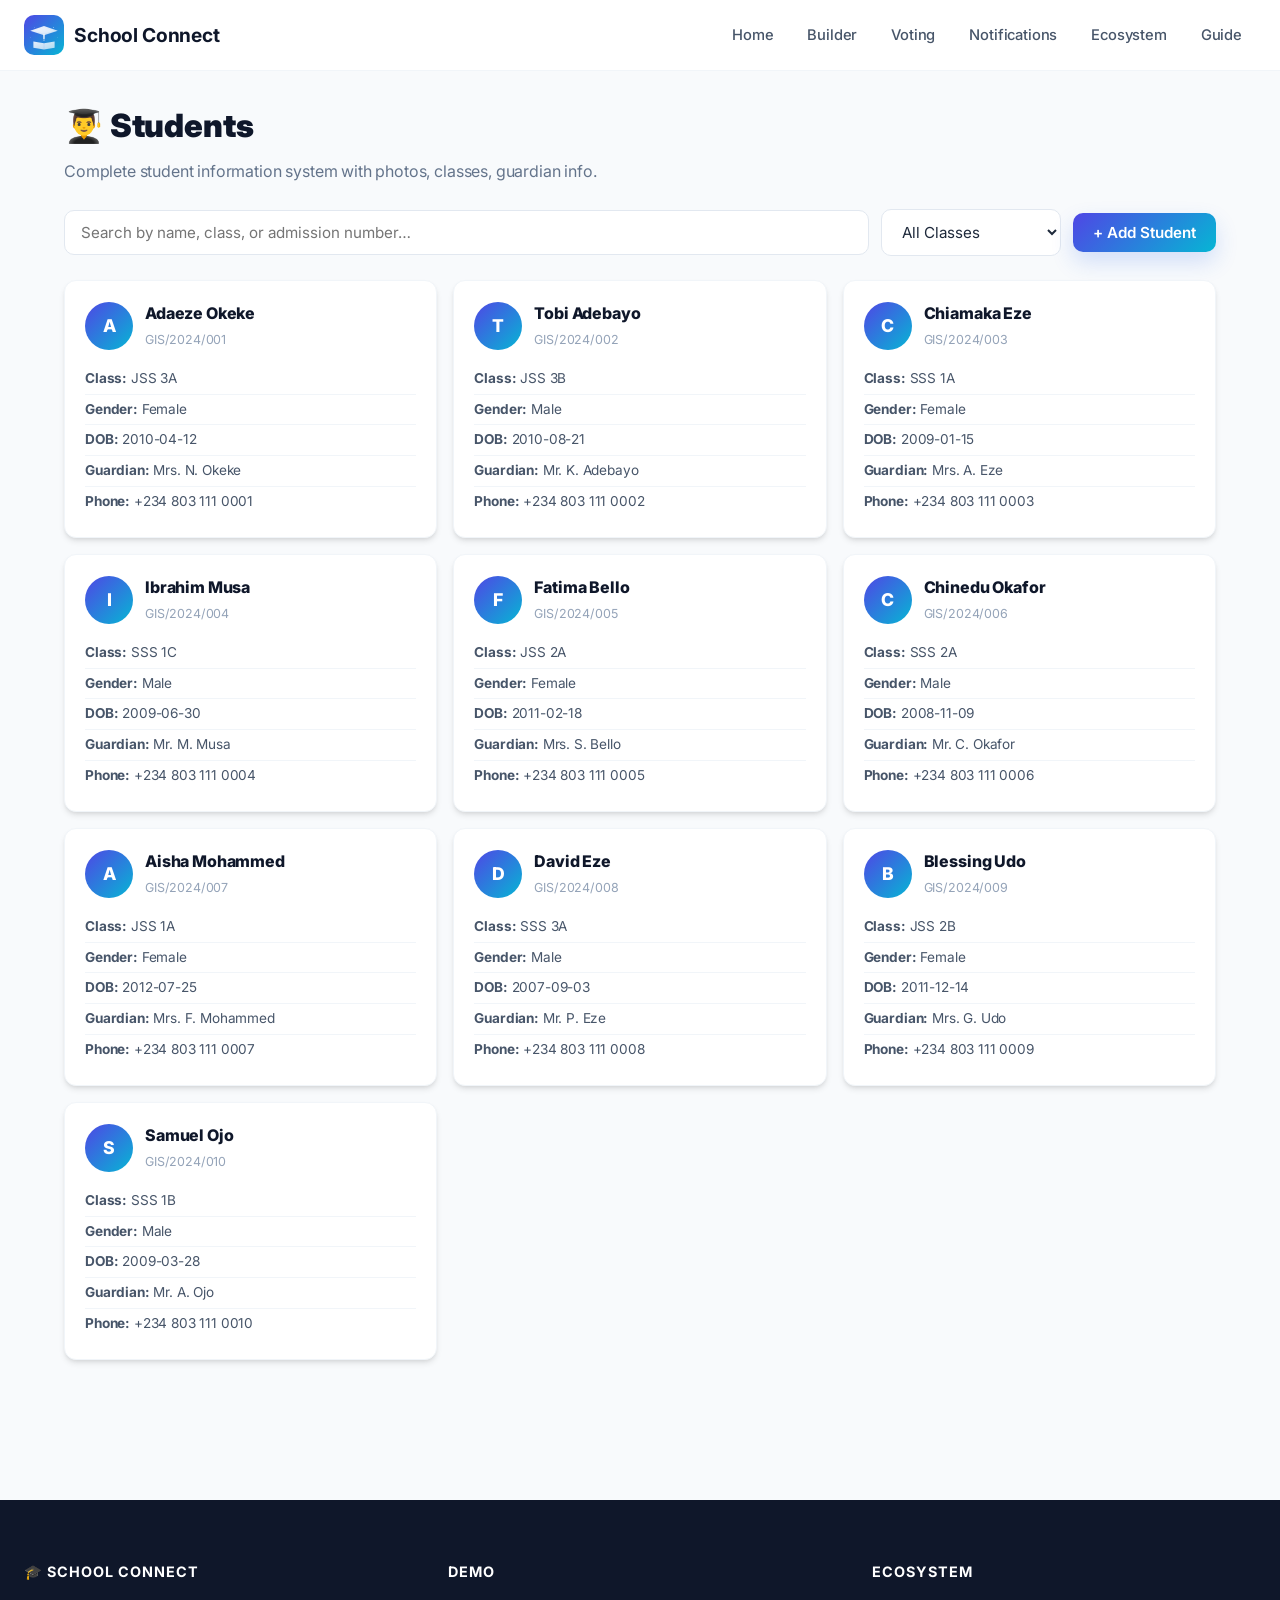
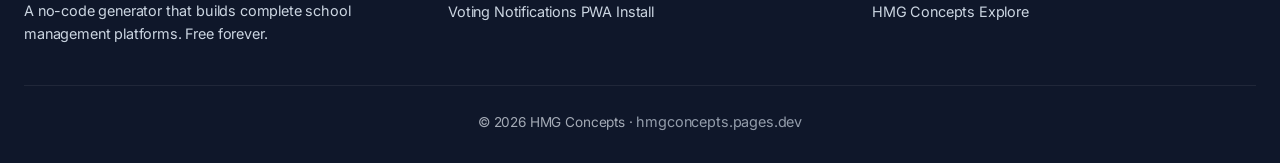
<file: students.html>
<!DOCTYPE html>
<html lang="en">
<head>
<meta charset="UTF-8">
<meta name="viewport" content="width=device-width, initial-scale=1.0">
<title>Students • School Connect</title>
<meta name="description" content="Complete student information system with photos, classes, guardian info, attendance, results and more.">
<meta name="theme-color" content="#4f46e5">
<link rel="canonical" href="https://hmgconcepts.github.io/schoolconnect/students.html">
<meta property="og:title" content="Students Module">
<meta property="og:description" content="Central student information system for schools.">
<meta property="og:image" content="assets/img/og-cover.svg">
<meta property="og:type" content="article">
<meta name="twitter:card" content="summary_large_image">
<link rel="icon" type="image/svg+xml" href="assets/img/logo.svg">
<link rel="manifest" href="manifest.json">
<link href="https://fonts.googleapis.com/css2?family=Inter:wght@300;400;500;600;700;800;900&display=swap" rel="stylesheet">
<link rel="stylesheet" href="assets/css/style.css">
<style>
  body { background: var(--gray-100); }
  .students-shell { max-width: 1200px; margin: 0 auto; padding: 100px 24px 60px; }
  .students-toolbar { display: flex; gap: 12px; margin-bottom: 24px; flex-wrap: wrap; align-items: center; }
  .students-toolbar input { flex: 1; min-width: 200px; }
  .students-grid { display: grid; grid-template-columns: repeat(auto-fill, minmax(280px, 1fr)); gap: 16px; }
  .student-card { background: white; padding: 20px; border-radius: 12px; border: 1px solid var(--gray-200); box-shadow: var(--shadow); transition: var(--transition); }
  .student-card:hover { transform: translateY(-2px); box-shadow: var(--shadow-lg); }
  .student-header { display: flex; align-items: center; gap: 12px; margin-bottom: 12px; }
  .student-photo { width: 48px; height: 48px; border-radius: 50%; background: var(--gradient); display: flex; align-items: center; justify-content: center; color: white; font-weight: 800; font-size: 1.1rem; }
  .student-info h3 { font-size: 1rem; font-weight: 800; color: var(--dark); }
  .student-info span { font-size: 0.78rem; color: var(--gray-500); }
  .student-detail { font-size: 0.85rem; color: var(--gray-700); line-height: 1.6; }
  .student-detail div { padding: 4px 0; border-bottom: 1px solid var(--gray-200); }
  .student-detail div:last-child { border: none; }
</style>
</head>
<body>

<nav class="nav">
  <div class="nav-inner">
    <a href="index.html" class="nav-logo">
      <img src="assets/img/logo.svg" alt="">
      <span>School Connect</span>
    </a>
    <button class="mobile-toggle" onclick="document.querySelector('.nav-links').classList.toggle('show')" aria-label="Menu">
      <svg viewBox="0 0 24 24" fill="none" stroke="currentColor" stroke-width="2"><path d="M3 12h18M3 6h18M3 18h18"/></svg>
    </button>
    <ul class="nav-links">
      <li><a href="index.html">Home</a></li>
      <li><a href="builder.html">Builder</a></li>
      <li><a href="voting.html">Voting</a></li>
      <li><a href="notifications.html">Notifications</a></li>
      <li><a href="ecosystem.html">Ecosystem</a></li>
      <li><a href="guide.html">Guide</a></li>
    </ul>
  </div>
</nav>

<div id="pwa-install-banner" class="pwa-install">
  <div class="pwa-install-header">
    <img src="assets/img/logo.svg" alt="" class="pwa-install-icon">
    <div style="flex:1">
      <div class="pwa-install-title">📲 Install School Connect</div>
      <div class="pwa-install-msg">Access student data offline.</div>
    </div>
    <button class="modal-close" data-pwa-action="dismiss">×</button>
  </div>
  <div class="pwa-install-actions">
    <button class="btn btn-outline btn-sm" data-pwa-action="never">Not now</button>
    <button class="btn btn-primary btn-sm" data-pwa-action="install">Install App</button>
  </div>
</div>

<div id="toast-container" class="toast-container"></div>

<main class="students-shell">
  <h1 style="font-size:2rem;font-weight:900;color:var(--dark);margin-bottom:8px">👨‍🎓 Students</h1>
  <p style="color:var(--gray-600);margin-bottom:24px">Complete student information system with photos, classes, guardian info.</p>

  <div class="students-toolbar">
    <input class="form-input" placeholder="Search by name, class, or admission number…" id="search" oninput="filter()">
    <select class="form-select" id="class-filter" onchange="filter()" style="max-width:180px">
      <option value="">All Classes</option>
      <option>JSS 1A</option><option>JSS 2A</option><option>JSS 3A</option>
      <option>SSS 1A</option><option>SSS 2A</option><option>SSS 3A</option>
    </select>
    <button class="btn btn-primary">+ Add Student</button>
  </div>

  <div class="students-grid" id="students-grid"></div>
</main>

<footer class="footer">
  <div class="footer-grid" style="grid-template-columns:1fr 1fr 1fr">
    <div>
      <h5>🎓 School Connect</h5>
      <p style="color:var(--gray-400);font-size:0.9rem">A no-code generator that builds complete school management platforms. Free forever.</p>
    </div>
    <div>
      <h5>Demo</h5>
      <a href="voting.html">Voting</a>
      <a href="notifications.html">Notifications</a>
      <a href="install.html">PWA Install</a>
    </div>
    <div>
      <h5>Ecosystem</h5>
      <a href="https://hmgconcepts.pages.dev/" target="_blank" rel="noopener">HMG Concepts</a>
      <a href="ecosystem.html">Explore</a>
    </div>
  </div>
  <div class="footer-bottom">© 2026 HMG Concepts · <a href="https://hmgconcepts.pages.dev/" target="_blank" rel="noopener" style="color:var(--gray-400)">hmgconcepts.pages.dev</a></div>
</footer>

<script src="assets/js/notifications.js"></script>
<script src="assets/js/pwa-install.js"></script>
<script>
  const SAMPLE = [
    { id: 'GIS/2024/001', name: 'Adaeze Okeke',     cls: 'JSS 3A', gender: 'F', guardian: 'Mrs. N. Okeke',     phone: '+234 803 111 0001', dob: '2010-04-12' },
    { id: 'GIS/2024/002', name: 'Tobi Adebayo',     cls: 'JSS 3B', gender: 'M', guardian: 'Mr. K. Adebayo',    phone: '+234 803 111 0002', dob: '2010-08-21' },
    { id: 'GIS/2024/003', name: 'Chiamaka Eze',     cls: 'SSS 1A', gender: 'F', guardian: 'Mrs. A. Eze',       phone: '+234 803 111 0003', dob: '2009-01-15' },
    { id: 'GIS/2024/004', name: 'Ibrahim Musa',     cls: 'SSS 1C', gender: 'M', guardian: 'Mr. M. Musa',       phone: '+234 803 111 0004', dob: '2009-06-30' },
    { id: 'GIS/2024/005', name: 'Fatima Bello',     cls: 'JSS 2A', gender: 'F', guardian: 'Mrs. S. Bello',     phone: '+234 803 111 0005', dob: '2011-02-18' },
    { id: 'GIS/2024/006', name: 'Chinedu Okafor',   cls: 'SSS 2A', gender: 'M', guardian: 'Mr. C. Okafor',     phone: '+234 803 111 0006', dob: '2008-11-09' },
    { id: 'GIS/2024/007', name: 'Aisha Mohammed',   cls: 'JSS 1A', gender: 'F', guardian: 'Mrs. F. Mohammed',  phone: '+234 803 111 0007', dob: '2012-07-25' },
    { id: 'GIS/2024/008', name: 'David Eze',        cls: 'SSS 3A', gender: 'M', guardian: 'Mr. P. Eze',        phone: '+234 803 111 0008', dob: '2007-09-03' },
    { id: 'GIS/2024/009', name: 'Blessing Udo',     cls: 'JSS 2B', gender: 'F', guardian: 'Mrs. G. Udo',       phone: '+234 803 111 0009', dob: '2011-12-14' },
    { id: 'GIS/2024/010', name: 'Samuel Ojo',       cls: 'SSS 1B', gender: 'M', guardian: 'Mr. A. Ojo',        phone: '+234 803 111 0010', dob: '2009-03-28' }
  ];

  function render(list) {
    const grid = document.getElementById('students-grid');
    grid.innerHTML = list.map(s => `
      <div class="student-card">
        <div class="student-header">
          <div class="student-photo">${s.name[0]}</div>
          <div class="student-info">
            <h3>${s.name}</h3>
            <span>${s.id}</span>
          </div>
        </div>
        <div class="student-detail">
          <div><strong>Class:</strong> ${s.cls}</div>
          <div><strong>Gender:</strong> ${s.gender === 'F' ? 'Female' : 'Male'}</div>
          <div><strong>DOB:</strong> ${s.dob}</div>
          <div><strong>Guardian:</strong> ${s.guardian}</div>
          <div><strong>Phone:</strong> ${s.phone}</div>
        </div>
      </div>
    `).join('');
  }

  function filter() {
    const q = (document.getElementById('search').value || '').toLowerCase();
    const c = document.getElementById('class-filter').value;
    render(SAMPLE.filter(s =>
      (!q || s.name.toLowerCase().includes(q) || s.id.toLowerCase().includes(q)) &&
      (!c || s.cls === c)
    ));
  }

  render(SAMPLE);
  if (typeof PWAInstall !== 'undefined') PWAInstall.init();
  if ('serviceWorker' in navigator) navigator.serviceWorker.register('sw.js').catch(()=>{});
  function toast(msg, type='info', ms=3500) {
    const c = document.getElementById('toast-container');
    if (!c) return;
    const t = document.createElement('div');
    t.className = 'toast toast-' + type;
    t.innerHTML = '<div class="toast-msg">' + msg + '</div>';
    c.appendChild(t);
    setTimeout(() => { t.style.animation = 'slideOut 0.3s ease forwards'; setTimeout(() => t.remove(), 300); }, ms);
  }
</script>
</body>
</html>
</file>
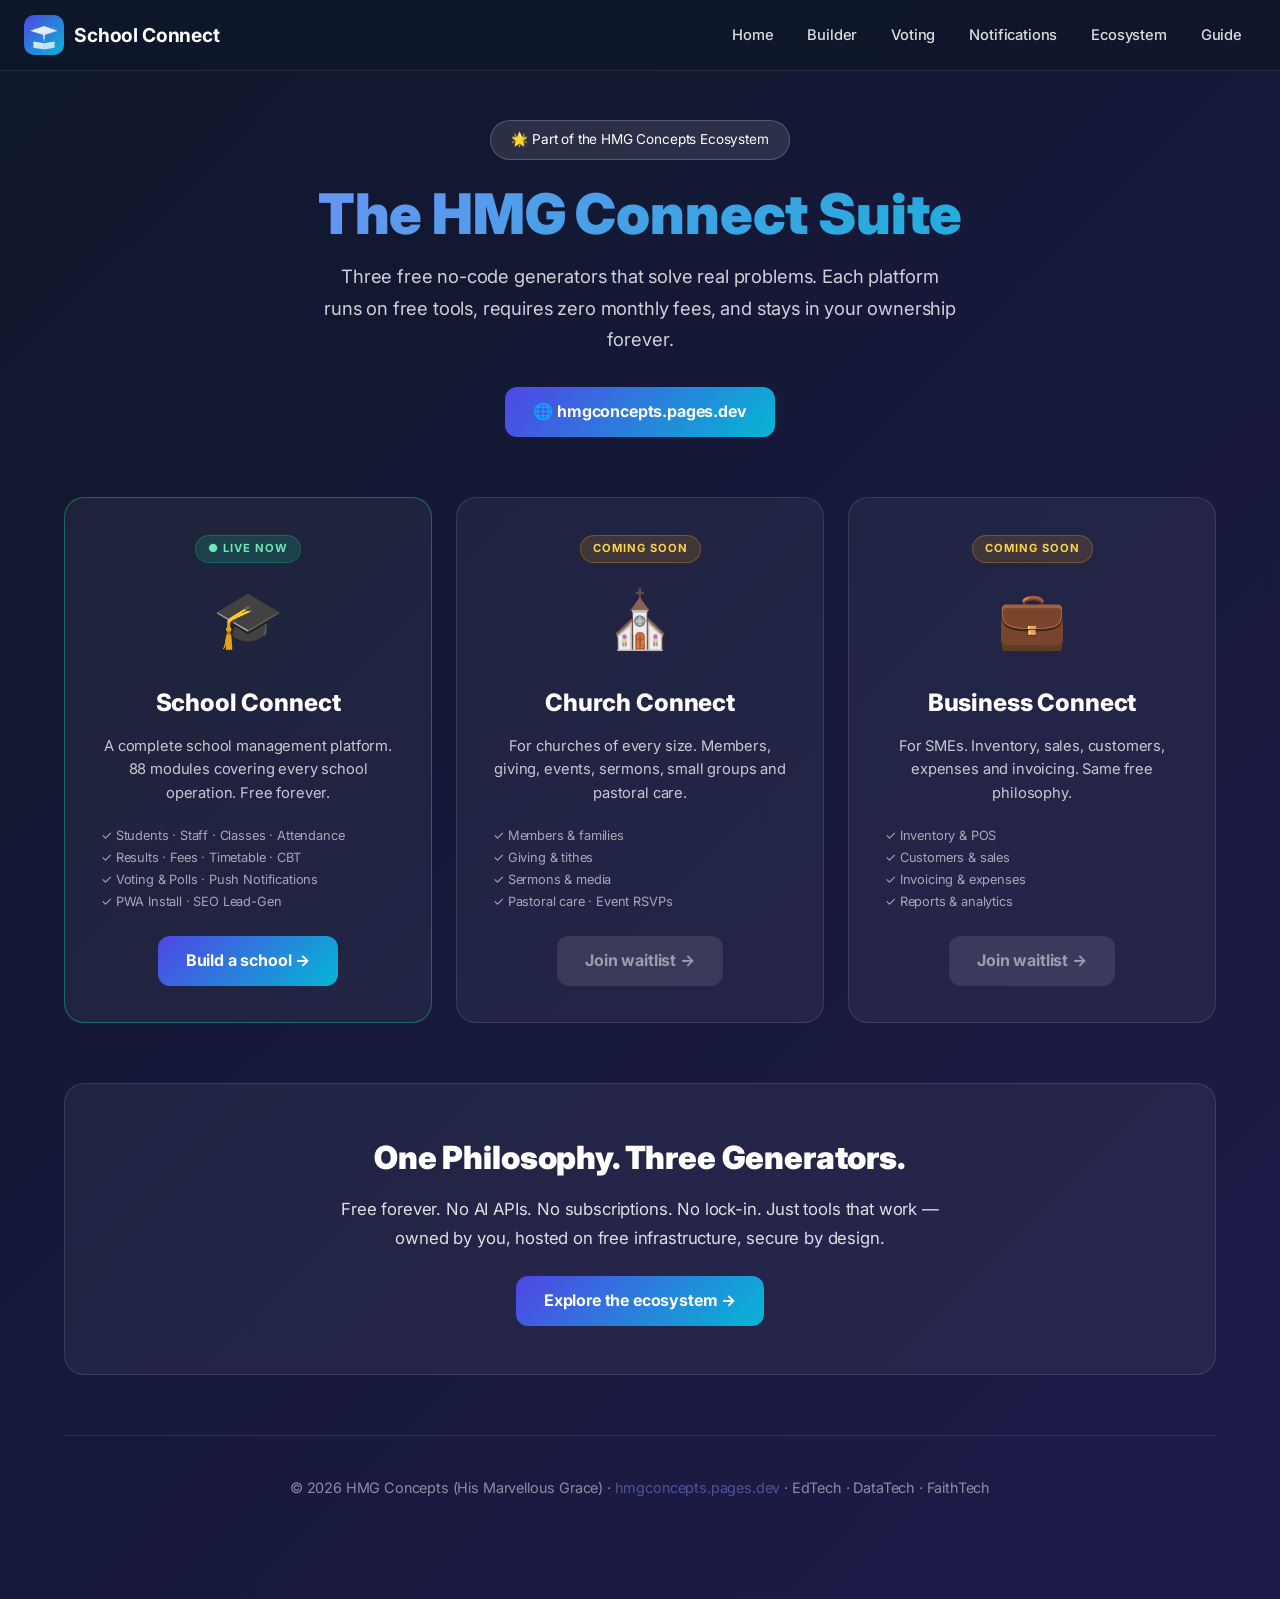
<file: suite.html>
<!DOCTYPE html>
<html lang="en">
<head>
<meta charset="UTF-8">
<meta name="viewport" content="width=device-width, initial-scale=1.0">
<title>HMG Connect Suite — Free Generators by HMG Concepts</title>
<meta name="description" content="Three free no-code generators by HMG Concepts (His Marvellous Grace). School Connect, Church Connect, Business Connect. 100% free forever.">
<meta name="theme-color" content="#7c3aed">
<link rel="canonical" href="https://hmgconcepts.github.io/schoolconnect/suite.html">
<link rel="icon" type="image/svg+xml" href="assets/img/logo.svg">
<link rel="manifest" href="manifest.json">
<link href="https://fonts.googleapis.com/css2?family=Inter:wght@300;400;500;600;700;800;900&display=swap" rel="stylesheet">
<link rel="stylesheet" href="assets/css/style.css">
<style>
  body { background: linear-gradient(135deg, #0f172a 0%, #1e1b4b 100%); color: white; min-height: 100vh; }
  body .nav { background: rgba(15,23,42,0.85); border-bottom-color: rgba(255,255,255,0.1); }
  body .nav-links a { color: rgba(255,255,255,0.85); }
  body .nav-links a:hover { background: rgba(255,255,255,0.08); color: white; }
  body .nav-logo { color: white; }
  .container { max-width: 1200px; margin: 0 auto; padding: 60px 24px; }
  .suite-header { text-align: center; margin-bottom: 60px; padding-top: 60px; }
  .suite-header h1 { font-size: clamp(2.5rem,5vw,3.5rem); font-weight: 900; margin-bottom: 16px; background: linear-gradient(135deg, #818cf8 0%, #06b6d4 100%); -webkit-background-clip: text; -webkit-text-fill-color: transparent; background-clip: text; line-height: 1.1; }
  .suite-header p { font-size: 1.15rem; opacity: 0.8; max-width: 640px; margin: 0 auto 32px; line-height: 1.7; }
  .hmg-badge { display: inline-flex; align-items: center; gap: 8px; background: rgba(255,255,255,0.1); padding: 8px 20px; border-radius: 50px; font-size: 0.85rem; margin-bottom: 24px; border: 1px solid rgba(255,255,255,0.2); }
  .suite-grid { display: grid; grid-template-columns: repeat(auto-fit, minmax(280px, 1fr)); gap: 24px; margin-bottom: 60px; }
  .suite-card { background: rgba(255,255,255,0.05); border: 1px solid rgba(255,255,255,0.1); border-radius: 20px; padding: 36px; text-align: center; transition: var(--transition); }
  .suite-card:hover { transform: translateY(-6px); border-color: rgba(129,140,248,0.5); background: rgba(255,255,255,0.08); }
  .suite-card.live { border-color: rgba(16,185,129,0.5); }
  .suite-icon { font-size: 3.5rem; margin-bottom: 20px; }
  .suite-card h2 { font-size: 1.5rem; font-weight: 800; margin-bottom: 12px; color: white; }
  .suite-card p { font-size: 0.92rem; opacity: 0.75; line-height: 1.6; margin-bottom: 20px; }
  .suite-features { font-size: 0.8rem; opacity: 0.6; line-height: 1.7; margin-bottom: 24px; text-align: left; }
  .suite-status { display: inline-block; padding: 4px 12px; border-radius: 50px; font-size: 0.7rem; font-weight: 700; text-transform: uppercase; letter-spacing: 1px; margin-bottom: 12px; }
  .status-live { background: rgba(16,185,129,0.2); color: #6ee7b7; border: 1px solid rgba(16,185,129,0.3); }
  .status-soon { background: rgba(245,158,11,0.15); color: #fcd34d; border: 1px solid rgba(245,158,11,0.3); }
  .suite-btn { display: inline-block; padding: 12px 28px; background: linear-gradient(135deg, #4f46e5 0%, #06b6d4 100%); color: white; border-radius: 12px; font-weight: 700; text-decoration: none; transition: var(--transition); }
  .suite-btn:hover { transform: scale(1.05); color: white; }
  .suite-btn.disabled { background: rgba(255,255,255,0.1); color: rgba(255,255,255,0.5); cursor: not-allowed; }
  .suite-footer { text-align: center; padding: 40px 24px; border-top: 1px solid rgba(255,255,255,0.1); margin-top: 60px; }
  .suite-footer p { opacity: 0.5; font-size: 0.9rem; }
  .suite-footer a { color: #818cf8; text-decoration: none; }
</style>
</head>
<body>

<nav class="nav">
  <div class="nav-inner">
    <a href="index.html" class="nav-logo">
      <img src="assets/img/logo.svg" alt="">
      <span style="color:white">School Connect</span>
    </a>
    <button class="mobile-toggle" onclick="document.querySelector('.nav-links').classList.toggle('show')" aria-label="Menu" style="color:white">
      <svg viewBox="0 0 24 24" fill="none" stroke="currentColor" stroke-width="2"><path d="M3 12h18M3 6h18M3 18h18"/></svg>
    </button>
    <ul class="nav-links">
      <li><a href="index.html">Home</a></li>
      <li><a href="builder.html">Builder</a></li>
      <li><a href="voting.html">Voting</a></li>
      <li><a href="notifications.html">Notifications</a></li>
      <li><a href="ecosystem.html">Ecosystem</a></li>
      <li><a href="guide.html">Guide</a></li>
    </ul>
  </div>
</nav>

<div id="pwa-install-banner" class="pwa-install">
  <div class="pwa-install-header">
    <img src="assets/img/logo.svg" alt="" class="pwa-install-icon">
    <div style="flex:1">
      <div class="pwa-install-title">📲 Install School Connect</div>
      <div class="pwa-install-msg">Get push notifications, offline access.</div>
    </div>
    <button class="modal-close" data-pwa-action="dismiss">×</button>
  </div>
  <div class="pwa-install-actions">
    <button class="btn btn-outline btn-sm" data-pwa-action="never">Not now</button>
    <button class="btn btn-primary btn-sm" data-pwa-action="install">Install App</button>
  </div>
</div>

<div id="toast-container" class="toast-container"></div>

<main class="container">
  <div class="suite-header">
    <div class="hmg-badge">🌟 Part of the HMG Concepts Ecosystem</div>
    <h1>The HMG Connect Suite</h1>
    <p>Three free no-code generators that solve real problems. Each platform runs on free tools, requires zero monthly fees, and stays in your ownership forever.</p>
    <a href="https://hmgconcepts.pages.dev/" target="_blank" rel="noopener" class="suite-btn">🌐 hmgconcepts.pages.dev</a>
  </div>

  <div class="suite-grid">
    <div class="suite-card live">
      <div class="suite-status status-live">● Live now</div>
      <div class="suite-icon">🎓</div>
      <h2>School Connect</h2>
      <p>A complete school management platform. 88 modules covering every school operation. Free forever.</p>
      <div class="suite-features">
        ✓ Students · Staff · Classes · Attendance<br>
        ✓ Results · Fees · Timetable · CBT<br>
        ✓ Voting &amp; Polls · Push Notifications<br>
        ✓ PWA Install · SEO Lead-Gen
      </div>
      <a href="builder.html" class="suite-btn">Build a school →</a>
    </div>

    <div class="suite-card">
      <div class="suite-status status-soon">Coming soon</div>
      <div class="suite-icon">⛪</div>
      <h2>Church Connect</h2>
      <p>For churches of every size. Members, giving, events, sermons, small groups and pastoral care.</p>
      <div class="suite-features">
        ✓ Members &amp; families<br>
        ✓ Giving &amp; tithes<br>
        ✓ Sermons &amp; media<br>
        ✓ Pastoral care · Event RSVPs
      </div>
      <a href="https://hmgconcepts.pages.dev/" target="_blank" rel="noopener" class="suite-btn disabled">Join waitlist →</a>
    </div>

    <div class="suite-card">
      <div class="suite-status status-soon">Coming soon</div>
      <div class="suite-icon">💼</div>
      <h2>Business Connect</h2>
      <p>For SMEs. Inventory, sales, customers, expenses and invoicing. Same free philosophy.</p>
      <div class="suite-features">
        ✓ Inventory &amp; POS<br>
        ✓ Customers &amp; sales<br>
        ✓ Invoicing &amp; expenses<br>
        ✓ Reports &amp; analytics
      </div>
      <a href="https://hmgconcepts.pages.dev/" target="_blank" rel="noopener" class="suite-btn disabled">Join waitlist →</a>
    </div>
  </div>

  <div style="text-align:center;background:rgba(255,255,255,0.05);border:1px solid rgba(255,255,255,0.1);border-radius:20px;padding:48px 24px;margin-top:40px">
    <h2 style="font-size:2rem;font-weight:900;margin-bottom:12px">One Philosophy. Three Generators.</h2>
    <p style="opacity:0.85;max-width:600px;margin:0 auto 24px;font-size:1.05rem;line-height:1.7">Free forever. No AI APIs. No subscriptions. No lock-in. Just tools that work — owned by you, hosted on free infrastructure, secure by design.</p>
    <a href="ecosystem.html" class="suite-btn">Explore the ecosystem →</a>
  </div>

  <div class="suite-footer">
    <p>© 2026 HMG Concepts (His Marvellous Grace) · <a href="https://hmgconcepts.pages.dev/" target="_blank" rel="noopener">hmgconcepts.pages.dev</a> · EdTech · DataTech · FaithTech</p>
  </div>
</main>

<script src="assets/js/notifications.js"></script>
<script src="assets/js/pwa-install.js"></script>
<script>
  if (typeof PWAInstall !== 'undefined') PWAInstall.init();
  if ('serviceWorker' in navigator) navigator.serviceWorker.register('sw.js').catch(()=>{});
  function toast(msg, type='info', ms=3500) {
    const c = document.getElementById('toast-container');
    if (!c) return;
    const t = document.createElement('div');
    t.className = 'toast toast-' + type;
    t.innerHTML = '<div class="toast-msg">' + msg + '</div>';
    c.appendChild(t);
    setTimeout(() => { t.style.animation = 'slideOut 0.3s ease forwards'; setTimeout(() => t.remove(), 300); }, ms);
  }
</script>
</body>
</html>
</file>
<file: assets/css/style.css>
/* ====================================================================
   School Connect — Shared Stylesheet (Gen v7)
   Single source of truth used by every page in the platform.
   Fixes D-09 (was: each page inlined ~10KB of duplicated CSS).
   ==================================================================== */

:root {
  --primary: #4f46e5;
  --primary-dark: #3730a3;
  --primary-light: #818cf8;
  --accent: #06b6d4;
  --success: #10b981;
  --warning: #f59e0b;
  --danger: #ef4444;
  --info: #3b82f6;
  --dark: #0f172a;
  --gray-900: #1e293b;
  --gray-800: #334155;
  --gray-700: #475569;
  --gray-600: #64748b;
  --gray-500: #94a3b8;
  --gray-400: #cbd5e1;
  --gray-300: #e2e8f0;
  --gray-200: #f1f5f9;
  --gray-100: #f8fafc;
  --white: #ffffff;
  --gradient: linear-gradient(135deg, #4f46e5 0%, #06b6d4 100%);
  --gradient-dark: linear-gradient(135deg, #3730a3 0%, #0891b2 100%);
  --shadow-sm: 0 1px 2px rgba(0,0,0,0.05);
  --shadow: 0 4px 6px -1px rgba(0,0,0,0.1), 0 2px 4px -2px rgba(0,0,0,0.1);
  --shadow-md: 0 10px 15px -3px rgba(0,0,0,0.1), 0 4px 6px -4px rgba(0,0,0,0.1);
  --shadow-lg: 0 20px 25px -5px rgba(0,0,0,0.1), 0 8px 10px -6px rgba(0,0,0,0.1);
  --shadow-xl: 0 25px 50px -12px rgba(0,0,0,0.25);
  --radius: 12px;
  --radius-lg: 16px;
  --radius-xl: 24px;
  --transition: all 0.25s cubic-bezier(0.4, 0, 0.2, 1);
}

/* Dark mode variables */
[data-theme="dark"] {
  --dark: #f8fafc;
  --gray-900: #f1f5f9;
  --gray-800: #e2e8f0;
  --gray-700: #cbd5e1;
  --gray-600: #94a3b8;
  --gray-500: #64748b;
  --gray-400: #475569;
  --gray-300: #334155;
  --gray-200: #1e293b;
  --gray-100: #0f172a;
  --white: #0f172a;
  background: var(--gray-100);
  color: var(--gray-800);
}

* { margin: 0; padding: 0; box-sizing: border-box; }

html { scroll-behavior: smooth; }

body {
  font-family: var(--font, 'Inter'), -apple-system, BlinkMacSystemFont, sans-serif;
  background: var(--white);
  color: var(--gray-900);
  line-height: 1.6;
  overflow-x: hidden;
  transition: background-color 0.3s, color 0.3s;
}

a { color: var(--primary); text-decoration: none; transition: var(--transition); }
a:hover { color: var(--primary-dark); }

img { max-width: 100%; height: auto; display: block; }

button { font-family: inherit; cursor: pointer; border: none; background: none; }

input, textarea, select { font-family: inherit; font-size: 1rem; }

.container { max-width: 1280px; margin: 0 auto; padding: 0 24px; }

/* ===== Navigation ===== */
.nav {
  position: fixed; top: 0; left: 0; right: 0;
  z-index: 1000;
  background: rgba(255,255,255,0.92);
  backdrop-filter: blur(20px);
  -webkit-backdrop-filter: blur(20px);
  border-bottom: 1px solid var(--gray-200);
  padding: 0 24px;
  transition: var(--transition);
}
[data-theme="dark"] .nav { background: rgba(15,23,42,0.92); border-bottom-color: var(--gray-300); }
.nav-inner { max-width: 1400px; margin: 0 auto; display: flex; align-items: center; justify-content: space-between; height: 70px; }
.nav-logo { display: flex; align-items: center; gap: 10px; color: var(--dark); font-weight: 700; font-size: 1.2rem; }
.nav-logo img { width: 40px; height: 40px; border-radius: 10px; }
.nav-links { display: flex; align-items: center; gap: 6px; list-style: none; }
.nav-links a { color: var(--gray-700); font-size: 0.92rem; font-weight: 500; padding: 8px 14px; border-radius: 8px; transition: var(--transition); }
.nav-links a:hover { background: var(--gray-100); color: var(--primary); }
.nav-links a.active { background: rgba(79,70,229,0.1); color: var(--primary); }
.nav-links .btn-primary { background: var(--primary); color: white; padding: 10px 22px; border-radius: 10px; font-weight: 600; }
.nav-links .btn-primary:hover { background: var(--primary-dark); color: white; }
.mobile-toggle { display: none; padding: 8px; color: var(--gray-700); }
.mobile-toggle svg { width: 24px; height: 24px; }

/* ===== Hero ===== */
.hero { padding: 140px 24px 80px; text-align: center; position: relative; background: linear-gradient(180deg, #f8faff 0%, var(--white) 100%); overflow: hidden; }
.hero::before { content: ''; position: absolute; inset: 0; background: radial-gradient(ellipse at 50% 0%, rgba(79,70,229,0.08) 0%, transparent 70%); pointer-events: none; }
.hero-badge { display: inline-flex; align-items: center; gap: 8px; background: linear-gradient(135deg, rgba(79,70,229,0.08) 0%, rgba(6,182,212,0.08) 100%); border: 1px solid rgba(79,70,229,0.15); padding: 8px 20px; border-radius: 50px; font-size: 0.85rem; font-weight: 600; color: var(--primary); margin-bottom: 24px; }
.hero h1 { font-size: clamp(2.5rem, 6vw, 4.5rem); font-weight: 900; color: var(--dark); line-height: 1.1; margin-bottom: 20px; max-width: 900px; margin-left: auto; margin-right: auto; }
.hero h1 .highlight { background: var(--gradient); -webkit-background-clip: text; -webkit-text-fill-color: transparent; background-clip: text; }
.hero-sub { font-size: 1.2rem; color: var(--gray-600); max-width: 720px; margin: 0 auto 40px; line-height: 1.7; }
.hero-actions { display: flex; align-items: center; justify-content: center; gap: 16px; flex-wrap: wrap; margin-bottom: 60px; }
.btn-hero { display: inline-flex; align-items: center; gap: 10px; padding: 16px 36px; border-radius: 14px; font-size: 1.05rem; font-weight: 700; transition: var(--transition); }
.btn-hero-primary { background: var(--gradient); color: white; box-shadow: 0 8px 24px rgba(79,70,229,0.35); }
.btn-hero-primary:hover { transform: translateY(-2px); box-shadow: 0 12px 32px rgba(79,70,229,0.45); color: white; }
.btn-hero-secondary { background: white; color: var(--gray-800); border: 2px solid var(--gray-200); }
.btn-hero-secondary:hover { border-color: var(--primary); color: var(--primary); transform: translateY(-2px); }

/* ===== Section ===== */
.section { padding: 80px 24px; }
.section-head { text-align: center; margin-bottom: 60px; }
.section-eyebrow { display: inline-block; padding: 6px 16px; background: rgba(79,70,229,0.08); color: var(--primary); border-radius: 50px; font-size: 0.85rem; font-weight: 700; margin-bottom: 16px; letter-spacing: 0.5px; }
.section-title { font-size: clamp(1.8rem, 4vw, 2.8rem); font-weight: 900; color: var(--dark); line-height: 1.2; margin-bottom: 16px; }
.section-sub { font-size: 1.1rem; color: var(--gray-600); max-width: 700px; margin: 0 auto; }

/* ===== Cards / Grids ===== */
.grid { display: grid; gap: 24px; }
.grid-2 { grid-template-columns: repeat(auto-fit, minmax(280px, 1fr)); }
.grid-3 { grid-template-columns: repeat(auto-fit, minmax(300px, 1fr)); }
.grid-4 { grid-template-columns: repeat(auto-fit, minmax(220px, 1fr)); }
.card { background: white; border-radius: var(--radius-lg); padding: 28px; box-shadow: var(--shadow); border: 1px solid var(--gray-200); transition: var(--transition); }
.card:hover { transform: translateY(-4px); box-shadow: var(--shadow-lg); }
.card h3 { font-size: 1.2rem; font-weight: 800; color: var(--dark); margin-bottom: 10px; display: flex; align-items: center; gap: 10px; }
.card p { color: var(--gray-700); font-size: 0.95rem; line-height: 1.6; }
.card-icon { font-size: 2.2rem; margin-bottom: 12px; }
.tag { display: inline-block; padding: 3px 10px; border-radius: 50px; font-size: 0.7rem; font-weight: 700; text-transform: uppercase; letter-spacing: 0.5px; }
.tag-new { background: rgba(16,185,129,0.12); color: var(--success); }
.tag-pop { background: rgba(245,158,11,0.12); color: var(--warning); }
.tag-core { background: rgba(79,70,229,0.12); color: var(--primary); }
.tag-enterprise { background: rgba(217,70,239,0.12); color: #c026d3; }

/* ===== Buttons ===== */
.btn { display: inline-flex; align-items: center; gap: 8px; padding: 10px 20px; border-radius: 10px; font-weight: 600; font-size: 0.95rem; transition: var(--transition); border: 1px solid transparent; }
.btn-primary { background: var(--primary); color: white; }
.btn-primary:hover { background: var(--primary-dark); color: white; }
.btn-secondary { background: var(--gray-100); color: var(--gray-800); }
.btn-secondary:hover { background: var(--gray-200); color: var(--dark); }
.btn-outline { background: transparent; border: 1px solid var(--gray-300); color: var(--gray-700); }
.btn-outline:hover { border-color: var(--primary); color: var(--primary); }
.btn-success { background: var(--success); color: white; }
.btn-danger { background: var(--danger); color: white; }
.btn-lg { padding: 14px 28px; font-size: 1rem; border-radius: 12px; }
.btn-sm { padding: 6px 12px; font-size: 0.85rem; border-radius: 8px; }
.btn:disabled { opacity: 0.5; cursor: not-allowed; }

/* ===== Forms ===== */
.form-group { margin-bottom: 20px; }
.form-group label { display: block; font-weight: 600; font-size: 0.9rem; color: var(--gray-700); margin-bottom: 6px; }
.form-input, .form-textarea, .form-select { width: 100%; padding: 12px 16px; border: 1.5px solid var(--gray-300); border-radius: 10px; background: white; color: var(--gray-900); transition: var(--transition); font-size: 0.95rem; }
.form-input:focus, .form-textarea:focus, .form-select:focus { outline: none; border-color: var(--primary); box-shadow: 0 0 0 4px rgba(79,70,229,0.12); }
.form-textarea { resize: vertical; min-height: 100px; }
.form-help { font-size: 0.82rem; color: var(--gray-500); margin-top: 4px; }
.form-error { color: var(--danger); font-size: 0.85rem; margin-top: 4px; }

/* ===== Tables ===== */
.table-wrap { overflow-x: auto; border-radius: var(--radius); border: 1px solid var(--gray-200); }
table { width: 100%; border-collapse: collapse; }
th { padding: 14px 16px; background: var(--gray-100); text-align: left; font-size: 0.78rem; font-weight: 700; text-transform: uppercase; letter-spacing: 0.5px; color: var(--gray-600); border-bottom: 2px solid var(--gray-200); }
td { padding: 14px 16px; border-bottom: 1px solid var(--gray-200); font-size: 0.92rem; color: var(--gray-800); }
tbody tr:hover { background: var(--gray-100); }

/* ===== Badges & Status ===== */
.badge { display: inline-flex; align-items: center; gap: 4px; padding: 4px 10px; border-radius: 50px; font-size: 0.75rem; font-weight: 700; }
.badge-success { background: rgba(16,185,129,0.12); color: var(--success); }
.badge-warning { background: rgba(245,158,11,0.12); color: var(--warning); }
.badge-danger { background: rgba(239,68,68,0.12); color: var(--danger); }
.badge-info { background: rgba(59,130,246,0.12); color: var(--info); }

/* ===== Modal ===== */
.modal-backdrop { position: fixed; inset: 0; background: rgba(15,23,42,0.6); z-index: 2000; display: none; align-items: center; justify-content: center; padding: 20px; backdrop-filter: blur(8px); }
.modal-backdrop.show { display: flex; }
.modal { background: white; border-radius: var(--radius-xl); max-width: 560px; width: 100%; max-height: 90vh; overflow-y: auto; box-shadow: var(--shadow-xl); }
.modal-header { padding: 24px 28px; border-bottom: 1px solid var(--gray-200); display: flex; align-items: center; justify-content: space-between; }
.modal-header h2 { font-size: 1.3rem; font-weight: 800; color: var(--dark); }
.modal-close { background: var(--gray-100); border-radius: 50%; width: 36px; height: 36px; display: flex; align-items: center; justify-content: center; font-size: 1.2rem; color: var(--gray-700); }
.modal-close:hover { background: var(--gray-200); }
.modal-body { padding: 28px; }
.modal-footer { padding: 20px 28px; border-top: 1px solid var(--gray-200); display: flex; justify-content: flex-end; gap: 12px; }

/* ===== Toast ===== */
.toast-container { position: fixed; top: 90px; right: 20px; z-index: 3000; display: flex; flex-direction: column; gap: 10px; }
.toast { background: white; padding: 14px 20px; border-radius: var(--radius); box-shadow: var(--shadow-lg); border-left: 4px solid var(--primary); min-width: 280px; max-width: 400px; animation: slideIn 0.3s ease; }
.toast-success { border-left-color: var(--success); }
.toast-warning { border-left-color: var(--warning); }
.toast-danger { border-left-color: var(--danger); }
.toast-title { font-weight: 700; font-size: 0.92rem; color: var(--dark); margin-bottom: 2px; }
.toast-msg { font-size: 0.85rem; color: var(--gray-700); }
@keyframes slideIn { from { transform: translateX(120%); opacity: 0; } to { transform: translateX(0); opacity: 1; } }
@keyframes slideOut { to { transform: translateX(120%); opacity: 0; } }

/* ===== Stats ===== */
.stats-grid { display: grid; grid-template-columns: repeat(auto-fit, minmax(160px, 1fr)); gap: 20px; margin-bottom: 40px; }
.stat-card { background: white; padding: 24px; border-radius: var(--radius-lg); box-shadow: var(--shadow); border: 1px solid var(--gray-200); text-align: center; }
.stat-value { font-size: 2.2rem; font-weight: 900; background: var(--gradient); -webkit-background-clip: text; -webkit-text-fill-color: transparent; background-clip: text; }
.stat-label { font-size: 0.78rem; color: var(--gray-600); text-transform: uppercase; letter-spacing: 1px; margin-top: 4px; font-weight: 600; }

/* ===== Footer ===== */
.footer { background: var(--dark); color: var(--gray-300); padding: 60px 24px 30px; margin-top: 80px; }
[data-theme="dark"] .footer { background: #020617; }
.footer-grid { max-width: 1280px; margin: 0 auto; display: grid; grid-template-columns: 2fr 1fr 1fr 1fr; gap: 40px; margin-bottom: 40px; }
.footer-brand h4 { color: white; font-size: 1.3rem; margin-bottom: 12px; }
.footer-brand p { font-size: 0.9rem; line-height: 1.7; opacity: 0.8; }
.footer h5 { color: white; font-size: 0.9rem; text-transform: uppercase; letter-spacing: 1px; margin-bottom: 16px; font-weight: 700; }
.footer ul { list-style: none; }
.footer ul li { margin-bottom: 8px; }
.footer a { color: var(--gray-400); font-size: 0.9rem; transition: var(--transition); }
.footer a:hover { color: white; }
.footer-bottom { border-top: 1px solid rgba(255,255,255,0.1); padding-top: 24px; text-align: center; font-size: 0.85rem; opacity: 0.7; }

/* ===== Notification Bell ===== */
.notif-bell { position: relative; background: var(--gray-100); border-radius: 50%; width: 42px; height: 42px; display: inline-flex; align-items: center; justify-content: center; cursor: pointer; transition: var(--transition); }
.notif-bell:hover { background: var(--gray-200); }
.notif-bell svg { width: 20px; height: 20px; color: var(--gray-700); }
.notif-badge { position: absolute; top: -2px; right: -2px; background: var(--danger); color: white; font-size: 0.65rem; font-weight: 700; border-radius: 50%; min-width: 18px; height: 18px; display: flex; align-items: center; justify-content: center; padding: 0 4px; border: 2px solid white; }
.notif-dropdown { position: absolute; top: 52px; right: 0; background: white; border-radius: var(--radius-lg); box-shadow: var(--shadow-xl); width: 360px; max-height: 480px; overflow-y: auto; border: 1px solid var(--gray-200); display: none; z-index: 1500; }
.notif-dropdown.show { display: block; }
.notif-item { padding: 16px 20px; border-bottom: 1px solid var(--gray-200); cursor: pointer; transition: var(--transition); }
.notif-item:hover { background: var(--gray-100); }
.notif-item-title { font-weight: 700; color: var(--dark); font-size: 0.92rem; margin-bottom: 4px; }
.notif-item-msg { font-size: 0.85rem; color: var(--gray-700); }
.notif-item-time { font-size: 0.75rem; color: var(--gray-500); margin-top: 6px; }

/* ===== PWA Install Banner ===== */
.pwa-install { position: fixed; bottom: 20px; left: 20px; right: 20px; max-width: 480px; background: white; border-radius: var(--radius-lg); box-shadow: var(--shadow-xl); padding: 20px; z-index: 2500; border: 2px solid var(--primary); display: none; animation: slideUp 0.4s ease; }
[data-theme="dark"] .pwa-install { background: var(--gray-200); }
.pwa-install.show { display: block; }
.pwa-install-header { display: flex; align-items: flex-start; gap: 12px; margin-bottom: 12px; }
.pwa-install-icon { width: 48px; height: 48px; flex-shrink: 0; }
.pwa-install-title { font-weight: 800; color: var(--dark); font-size: 1.05rem; margin-bottom: 4px; }
.pwa-install-msg { font-size: 0.88rem; color: var(--gray-700); }
.pwa-install-actions { display: flex; gap: 10px; margin-top: 12px; }
.pwa-install-actions button { flex: 1; }
@keyframes slideUp { from { transform: translateY(100%); opacity: 0; } to { transform: translateY(0); opacity: 1; } }

/* ===== Voting Cards ===== */
.vote-card { background: white; border-radius: var(--radius-lg); padding: 24px; box-shadow: var(--shadow); border: 1px solid var(--gray-200); transition: var(--transition); cursor: pointer; }
.vote-card:hover { transform: translateY(-4px); box-shadow: var(--shadow-lg); border-color: var(--primary); }
.vote-card.selected { border-color: var(--primary); box-shadow: 0 0 0 3px rgba(79,70,229,0.15); }
.vote-candidate-photo { width: 80px; height: 80px; border-radius: 50%; background: var(--gradient); display: flex; align-items: center; justify-content: center; color: white; font-size: 2rem; font-weight: 800; margin: 0 auto 16px; }
.vote-candidate-name { text-align: center; font-weight: 800; color: var(--dark); font-size: 1.05rem; margin-bottom: 4px; }
.vote-candidate-info { text-align: center; font-size: 0.85rem; color: var(--gray-600); }
.vote-progress { background: var(--gray-200); height: 8px; border-radius: 4px; overflow: hidden; margin-top: 12px; }
.vote-progress-bar { background: var(--gradient); height: 100%; border-radius: 4px; transition: width 0.6s ease; }
.vote-percent { text-align: center; font-weight: 700; color: var(--primary); margin-top: 6px; font-size: 0.9rem; }

/* ===== Animations ===== */
.fade-in { animation: fadeIn 0.5s ease; }
@keyframes fadeIn { from { opacity: 0; transform: translateY(10px); } to { opacity: 1; transform: translateY(0); } }
.pulse { animation: pulse 2s ease-in-out infinite; }
@keyframes pulse { 0%, 100% { opacity: 1; } 50% { opacity: 0.5; } }
.spin { animation: spin 1s linear infinite; }
@keyframes spin { to { transform: rotate(360deg); } }

/* ===== Responsive ===== */
@media (max-width: 768px) {
  .nav-links { display: none; position: absolute; top: 70px; left: 0; right: 0; background: white; flex-direction: column; padding: 20px; border-bottom: 1px solid var(--gray-200); box-shadow: var(--shadow-lg); }
  [data-theme="dark"] .nav-links { background: var(--gray-200); }
  .nav-links.show { display: flex; }
  .nav-links a { width: 100%; padding: 12px 16px; }
  .mobile-toggle { display: flex; }
  .hero { padding: 110px 24px 60px; }
  .section { padding: 60px 24px; }
  .footer-grid { grid-template-columns: 1fr; gap: 30px; }
  .grid-2, .grid-3, .grid-4 { grid-template-columns: 1fr; }
  .stats-grid { grid-template-columns: repeat(2, 1fr); }
  .pwa-install { left: 10px; right: 10px; }
  .notif-dropdown { right: -10px; width: calc(100vw - 40px); max-width: 360px; }
  /* update v4: touch-friendly + scalable previews on phones */
  .btn { min-height: 44px; }                 /* comfortable tap targets */
  .form-input, .form-select { font-size: 16px; min-height: 44px; }  /* prevents iOS zoom */
  .modal, .modal-content { width: 96vw !important; max-width: 96vw !important; }
  .sc-idcard, .sc-flyer, .sc-cert { max-width: 94vw !important; }
  .sc-flyer { transform-origin: top center; }
  table { font-size: 0.85rem; }
}
@media (max-width: 480px) {
  .app-content { padding: 12px; }
  .sc-idcard { width: 92vw !important; }
}

/* ===== Print ===== */
@media print {
  .nav, .footer, .pwa-install, .notif-bell, .toast-container, .btn, .modal-backdrop { display: none !important; }
  body { background: white; color: black; }
  .card, .modal { box-shadow: none; border: 1px solid #ccc; }
}

/* ===== Accessibility ===== */
@media (prefers-reduced-motion: reduce) {
  *, *::before, *::after { animation-duration: 0.01ms !important; transition-duration: 0.01ms !important; }
}
button:focus-visible, a:focus-visible, input:focus-visible, select:focus-visible {
  outline: 2px solid var(--primary);
  outline-offset: 2px;
}
.sr-only { position: absolute; width: 1px; height: 1px; padding: 0; margin: -1px; overflow: hidden; clip: rect(0,0,0,0); white-space: nowrap; border: 0; }

/* =====================================================================
   APP SHELL — logged-in dashboard layout (sidebar / topnav / cards)
   These classes were previously missing, causing the disorganised UI
   after login. This block styles the full authenticated experience.
   ===================================================================== */

.app-layout { display: flex; min-height: 100vh; background: var(--gray-100); }

/* ---------- Sidebar ---------- */
.app-sidebar {
  width: 250px; flex-shrink: 0; background: var(--white);
  border-right: 1px solid var(--gray-300);
  display: flex; flex-direction: column;
  position: sticky; top: 0; height: 100vh; overflow-y: auto; z-index: 40;
}
.app-brand {
  display: flex; align-items: center; gap: 12px;
  padding: 18px 18px; border-bottom: 1px solid var(--gray-300);
}
.app-brand img { width: 40px; height: 40px; border-radius: 10px; object-fit: contain; flex-shrink: 0; background: var(--gray-100); }
.app-brand strong { display: block; font-size: 0.95rem; font-weight: 800; color: var(--dark); line-height: 1.2; }

.app-nav { display: flex; flex-direction: column; gap: 2px; padding: 12px 10px; flex: 1; }
.app-nav a {
  display: flex; align-items: center; gap: 12px;
  padding: 10px 14px; border-radius: 10px;
  color: var(--gray-700); text-decoration: none;
  font-size: 0.9rem; font-weight: 600; line-height: 1;
  transition: var(--transition); white-space: nowrap;
}
.app-nav a:hover { background: var(--gray-200); color: var(--primary); }
.app-nav a.active { background: var(--primary); color: #fff; box-shadow: var(--shadow-sm); }
.app-nav-icon {
  width: 24px; min-width: 24px; height: 24px;
  display: inline-flex; align-items: center; justify-content: center;
  font-size: 1.05rem; flex-shrink: 0;
}

/* ---------- Main area ---------- */
.app-main { flex: 1; min-width: 0; display: flex; flex-direction: column; }
.app-topbar {
  display: flex; align-items: center; gap: 14px;
  padding: 14px 24px; background: var(--white);
  border-bottom: 1px solid var(--gray-300);
  position: sticky; top: 0; z-index: 30;
}
.app-page-title { font-size: 1.25rem; font-weight: 800; color: var(--dark); margin: 0; }
.app-content { padding: 24px; flex: 1; max-width: 1280px; width: 100%; }

/* ---------- Layout variants ---------- */
/* Top-navigation variant: nav becomes a horizontal bar on top */
.app-layout.topnav { flex-direction: column; }
.app-layout.topnav .app-sidebar {
  width: 100%; height: auto; position: sticky; top: 0;
  flex-direction: row; align-items: center; overflow-x: auto; overflow-y: hidden;
  border-right: none; border-bottom: 1px solid var(--gray-300);
}
.app-layout.topnav .app-brand { border-bottom: none; border-right: 1px solid var(--gray-300); }
.app-layout.topnav .app-nav { flex-direction: row; flex: 1; padding: 8px; gap: 4px; }
.app-layout.topnav .app-nav a { flex-direction: column; gap: 4px; font-size: 0.7rem; padding: 8px 12px; text-align: center; }
.app-layout.topnav .app-sidebar > div:last-child { display: none; }

/* Card-hub variant: same sidebar, but content uses big cards (handled by markup) */
.app-layout.cards .app-content .stats-grid { margin-bottom: 28px; }

/* ---------- Dashboard cards & tables polish ---------- */
.app-content .card { margin-bottom: 20px; }
.app-content .card h3 { font-size: 1.05rem; font-weight: 800; color: var(--dark); margin-bottom: 6px; }
.app-content .grid { display: grid; gap: 20px; }
.app-content .grid-2 { grid-template-columns: repeat(auto-fit, minmax(300px, 1fr)); }
.app-content .grid-3 { grid-template-columns: repeat(auto-fit, minmax(240px, 1fr)); }
.table-wrap { overflow-x: auto; border-radius: var(--radius); border: 1px solid var(--gray-300); }
.table-wrap table { width: 100%; border-collapse: collapse; min-width: 480px; background: var(--white); }
.table-wrap th { text-align: left; padding: 12px 14px; font-size: 0.78rem; text-transform: uppercase; letter-spacing: 0.04em; color: var(--gray-600); background: var(--gray-100); border-bottom: 1px solid var(--gray-300); }
.table-wrap td { padding: 12px 14px; font-size: 0.9rem; color: var(--gray-800); border-bottom: 1px solid var(--gray-200); }
.table-wrap tr:last-child td { border-bottom: none; }
.pulse { color: var(--gray-500); }

/* ---------- Dark mode for the app shell ---------- */
[data-theme="dark"] .app-layout { background: #0b1220; }
[data-theme="dark"] .app-sidebar,
[data-theme="dark"] .app-topbar { background: #0f172a; border-color: #1e293b; }
[data-theme="dark"] .app-brand { border-color: #1e293b; }
[data-theme="dark"] .app-brand strong,
[data-theme="dark"] .app-page-title { color: #e2e8f0; }
[data-theme="dark"] .app-nav a { color: #94a3b8; }
[data-theme="dark"] .app-nav a:hover { background: #1e293b; color: #fff; }
[data-theme="dark"] .app-content .card { background: #0f172a; border-color: #1e293b; }
[data-theme="dark"] .table-wrap, [data-theme="dark"] .table-wrap table { background: #0f172a; border-color: #1e293b; }
[data-theme="dark"] .table-wrap th { background: #111c30; color: #94a3b8; }
[data-theme="dark"] .table-wrap td { color: #cbd5e1; border-color: #1e293b; }

/* ---------- High-contrast accessibility mode (toggled by enterprise.js) ---------- */
body.sc-high-contrast { background: #fff; }
body.sc-high-contrast .app-nav a,
body.sc-high-contrast .app-page-title,
body.sc-high-contrast .table-wrap td { color: #000 !important; }
body.sc-high-contrast .app-nav a.active { background: #000 !important; color: #fff !important; }
body.sc-high-contrast .card,
body.sc-high-contrast .table-wrap { border: 2px solid #000 !important; }

/* ---------- Responsive: sidebar becomes a slide-in drawer ---------- */
@media (max-width: 900px) {
  .app-sidebar {
    position: fixed; left: 0; top: 0; bottom: 0; height: 100vh;
    transform: translateX(-100%); transition: transform 0.25s ease;
    box-shadow: var(--shadow-lg);
  }
  .app-sidebar.open { transform: translateX(0); }
  .app-layout.topnav .app-sidebar { position: sticky; transform: none; }
  .app-content { padding: 16px; }
}
@media (min-width: 901px) {
  .app-topbar .mobile-toggle { display: none; }
}
@media (max-width: 900px) {
  .app-topbar .mobile-toggle {
    display: inline-flex; align-items: center; justify-content: center;
    background: var(--gray-100); border: 1px solid var(--gray-300);
    border-radius: 8px; width: 40px; height: 40px; font-size: 1.2rem; cursor: pointer;
  }
}

/* Generated app-shell nav safety: restricted modules remain visible instead of disappearing. */
.app-nav a.nav-locked { opacity: .62; }
.app-nav a.nav-locked .app-nav-icon { filter: grayscale(.35); }
.app-nav a.nav-locked::after { content: '🔒'; font-size: .72rem; opacity: .65; justify-self: end; }
.app-nav a.nav-locked.active { opacity: 1; }

/* V4 professional visual system: calmer enterprise palette, stronger typography, safer contrast. */
:root {
  --surface: #ffffff;
  --surface-soft: #f8fafc;
  --ink: #0f172a;
  --muted-ink: #475569;
  --ring: rgba(37, 99, 235, .18);
}
body { letter-spacing: -0.01em; background: linear-gradient(180deg,#f8fafc 0%,#eef2f7 100%); }
.app-layout { background: linear-gradient(180deg,#f8fafc 0%,#eef2f7 100%) !important; }
.app-sidebar { background: linear-gradient(180deg,#ffffff 0%,#f8fafc 100%) !important; border-right: 1px solid #dbe3ef !important; }
.app-brand strong, .app-page-title, .card h3 { letter-spacing: -0.025em; }
.app-nav a { color:#334155 !important; }
.app-nav a:hover { background:#eaf2ff !important; color:var(--primary) !important; }
.app-nav a.active { background:linear-gradient(135deg,var(--primary),var(--accent)) !important; color:#fff !important; }
.card, .stat-card { background:rgba(255,255,255,.96) !important; border:1px solid #dde7f3 !important; box-shadow:0 12px 30px rgba(15,23,42,.07) !important; }
.btn-primary { background:linear-gradient(135deg,var(--primary),var(--accent)) !important; border:0 !important; box-shadow:0 10px 22px rgba(37,99,235,.18); }
.btn-outline { background:#fff !important; border-color:#cbd5e1 !important; }
.form-input:focus, .form-select:focus, .form-textarea:focus { box-shadow:0 0 0 4px var(--ring) !important; }
.table-wrap { background:#fff; box-shadow:0 8px 22px rgba(15,23,42,.04); }
th { background:#f1f5f9 !important; color:#334155 !important; }

/* V5 secure navigation: hide role-filtered menu until profile role is resolved. */
body:not([data-role-ready="1"]) .app-nav a[data-role-allow] { display: none !important; }
.app-nav a[style*="display: none"] { display: none !important; }
</file>
